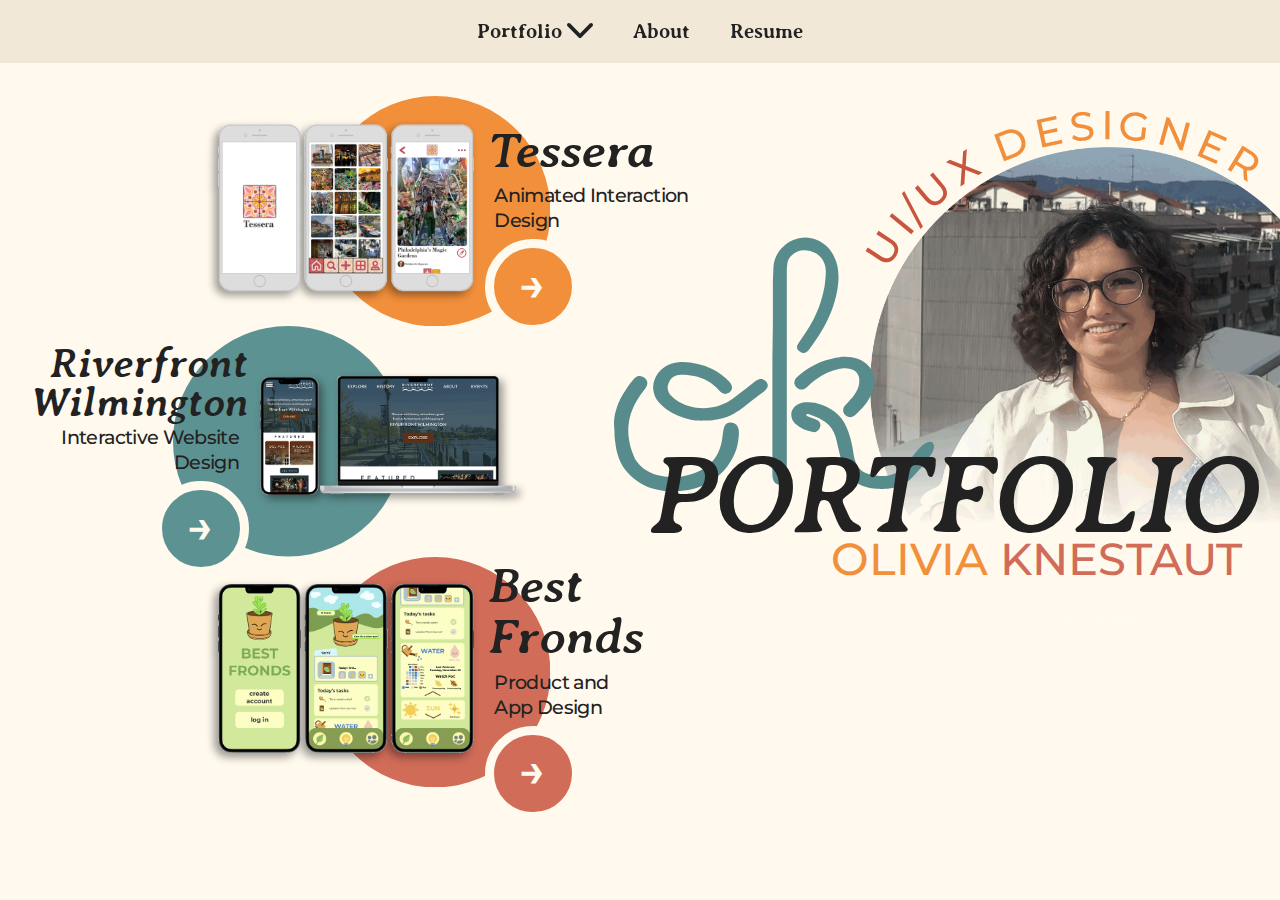
<file: index.html>
<!DOCTYPE html>
<html lang="en">
<head>
    <meta charset="UTF-8">
    <meta name="viewport" content="width=device-width, initial-scale=1.0">
    <link rel="stylesheet" href="css/styles.css" />
    <link rel="stylesheet" href="css/normalize.css" />
    <link rel="stylesheet" href="css/navigation.css" />
    <title>Olivia Knestaut Portfolio</title>
</head>
<body>

<header>
    <nav class="menu">
        <label for="tm" id="toggle-menu"><img class="drop-icon hamburger-bars" src="images/home/Hamburger-Bars.svg" alt=""></label>
        <input type="checkbox" id="tm">
        <ul class="main-menu">
            <li class="nav-link">
                <label title="Toggle Drop-down" class="drop-icon" for="sm1">
                    <img class="drop-icon up-arrow" src="images/Up-Arrow.svg" alt="">
                </label>
                <a href="index.html">Portfolio 
                    <span class="drop-icon"><img class="drop-icon up-arrow" src="images/Up-Arrow.svg" alt="Arrow to Open Dropdown"></span>
                </a>
            <input type="checkbox" id="sm1">
            <ul class="sub-menu">
                <li class="nav-link">
                    <label title="Toggle Drop-down" class="drop-icon" for="sm2">
                        <img class="drop-icon up-arrow" src="images/Up-Arrow.svg" alt="Arrow to Open Dropdown">
                    </label>
                    <a href="case-studies.html">Case Studies
                        <span class="drop-icon"><img class="drop-icon up-arrow" src="images/Up-Arrow.svg" alt="Arrow to Open Dropdown"></span>
                    </a>
                <input type="checkbox" id="sm2">
                <ul class="sub-menu sub-menu2">
                    <li class="nav-link">
                        <svg class="nav-dot grey-blue" viewBox="0 0 50 50" fill="none">
                            <circle cx="24.75" cy="24.75" r="24.75"/>
                        </svg>
                        <a href="tessera.html">Tessera</a>
                    </li>
                    <li class="nav-link nav-link-adjust">
                        <svg class="nav-dot rust-red" viewBox="0 0 50 50" fill="none">
                            <circle cx="24.75" cy="24.75" r="24.75"/>
                        </svg>
                        <a href="riverfront-wilmington.html">Riverfront<br>Wilmington</a>
                    </li>
                    <li class="nav-link">
                        <svg class="nav-dot light-orange" viewBox="0 0 50 50" fill="none">
                            <circle cx="24.75" cy="24.75" r="24.75"/>
                        </svg>
                        <a href="best-fronds.html">Best Fronds</a>
                    </li>
                </ul>
                <span class="expand-dot2 light-orange"></span>
                <span class="expand-dot-longer rust-red"></span>

                </li>
                <li class="nav-link nav-link-adjust2">
                    <svg class="nav-dot grey-blue" viewBox="0 0 50 50" fill="none">
                        <circle cx="24.75" cy="24.75" r="24.75"/>
                    </svg>
                    <a href="photography.html">Photography</a>
                </li>
                <li class="nav-link">
                    <svg class="nav-dot rust-red" viewBox="0 0 50 50" fill="none">
                        <circle cx="24.75" cy="24.75" r="24.75"/>
                    </svg>
                    <a href="design-and-media.html">Design & Media</a>
                </li>
            </ul>
            <span class="expand-dot rust-red"></span>

            </li>
            <li class="nav-link">
                <svg class="nav-dot grey-blue" viewBox="0 0 50 50" fill="none">
                    <circle cx="24.75" cy="24.75" r="24.75"/>
                </svg>
                <a href="about.html">About</a>
            </li>
            <li class="nav-link"><svg class="nav-dot light-orange" viewBox="0 0 50 50" fill="none">
                <circle cx="24.75" cy="24.75" r="24.75"/>
            </svg>
            <a href="resume.html">Resume</a>
        </li>
        </ul> 
    </nav>

</header>

<main>
    <div class="home-grid">
        <div class="home-header">
            <div class="home-header-img">
                <img class="big-logo" src="images/home/OK-Logo.svg" alt="Lowercase cursive letters O and K">
                <img class="rounded-text" src="images/home/UX-Designer-Text.svg" alt="Words UI/UX Designer, on a curve">
                <picture class="round-img">
                    <source
                    media="(min-width: 1200px)"
                    srcset="images/home/Olivia-Header-Large.png" />
    
                    <source
                    media="(min-width: 700px)"
                    srcset="images/home/Olivia-Header-Med.png" />
    
                    <img
                    src="images/home/Olivia-Header-Small.png"
                    alt="Olivia on a rooftop in Barcelona, blue dress white jacket" />
                </picture>
            </div>
            <div class="right-align">
                <h1 class="home-header-title"><i>PORTFOLIO</i></h1>
                <h4><span class="light-orange-text">OLIVIA</span> <span class="rust-red-text">KNESTAUT</span></h4>
            </div>
            
        </div>
    
        <div class="case-study-bubbles">
            <section id="case-study-1" class="home-section">
                <article class="case-study">
                    <img class="left" src="images/home/Tessera-Cover-Small.png" alt="3 mobile phones displaying screens from the Tessera app mock-up, Screen 1: Logo made of 4 talvera tiles, Screen 2: Grid of images on home page, Screen 3: Opened tile page">
                    <div class="left-align">
                        <h2 class="home-project-title">Tessera</h2>
                        <p class="snippit">Animated Interaction Design</p>
                        <a class="button arrow-button light-orange" href="tessera.html">→</a>
                    </div>
                </article>
                <svg class="big-circle" viewBox="0 0 205 205" fill="none">
                    <circle class="light-orange" cx="102.5" cy="102.5" r="102.5" fill="#5D9292"/>
                </svg>
            </section>
            
            
            <section id="case-study-2" class="home-section">
                <article class="case-study">
                    <div class="right-align">
                        <h2 class="home-project-title">Riverfront Wilmington</h2>
                        <p class="snippit">Interactive Website Design</p>
                        <a class="button arrow-button grey-blue" href="riverfront-wilmington.html">→</a>
                    </div>
                    <img  class="right" src="images/home/Riverfront-Wilm-Cover-Small.png" alt="Mobile phone and laptop displaying screens from the Riverfront Wilmington website redesign, Both phone and laptop show upper home page">
                </article>
                <svg class="big-circle" viewBox="0 0 205 205" fill="none">
                    <circle class="grey-blue" cx="102.5" cy="102.5" r="102.5" fill="#5D9292"/>
                </svg>
            </section>
            
        
            <section id="case-study-3" class="home-section">
                <article class="case-study">
                    <img class="left" src="images/home/Best-Fronds-Cover-Small.png" alt="3 mobile phones displaying screens from the Best Fronds app mock-up, Screen 1: Login screen, Screen 2: Home screen, Screen 3: Home screen scrolled down">
                    <div class="left-align">
                        <h2 class="home-project-title">Best Fronds</h2>
                        <p class="snippit">Product and <br>App Design</p>
                        <a class="button arrow-button rust-red" href="best-fronds.html">→</a>
                    </div>
                </article>
                <svg class="big-circle" viewBox="0 0 205 205" fill="none">
                    <circle class="rust-red" cx="102.5" cy="102.5" r="102.5" fill="#5D9292"/>
                </svg>
            </section>
            
        </div>
    </div>
    
    

</main>
<footer>

</footer>

</body>
</html>
</file>
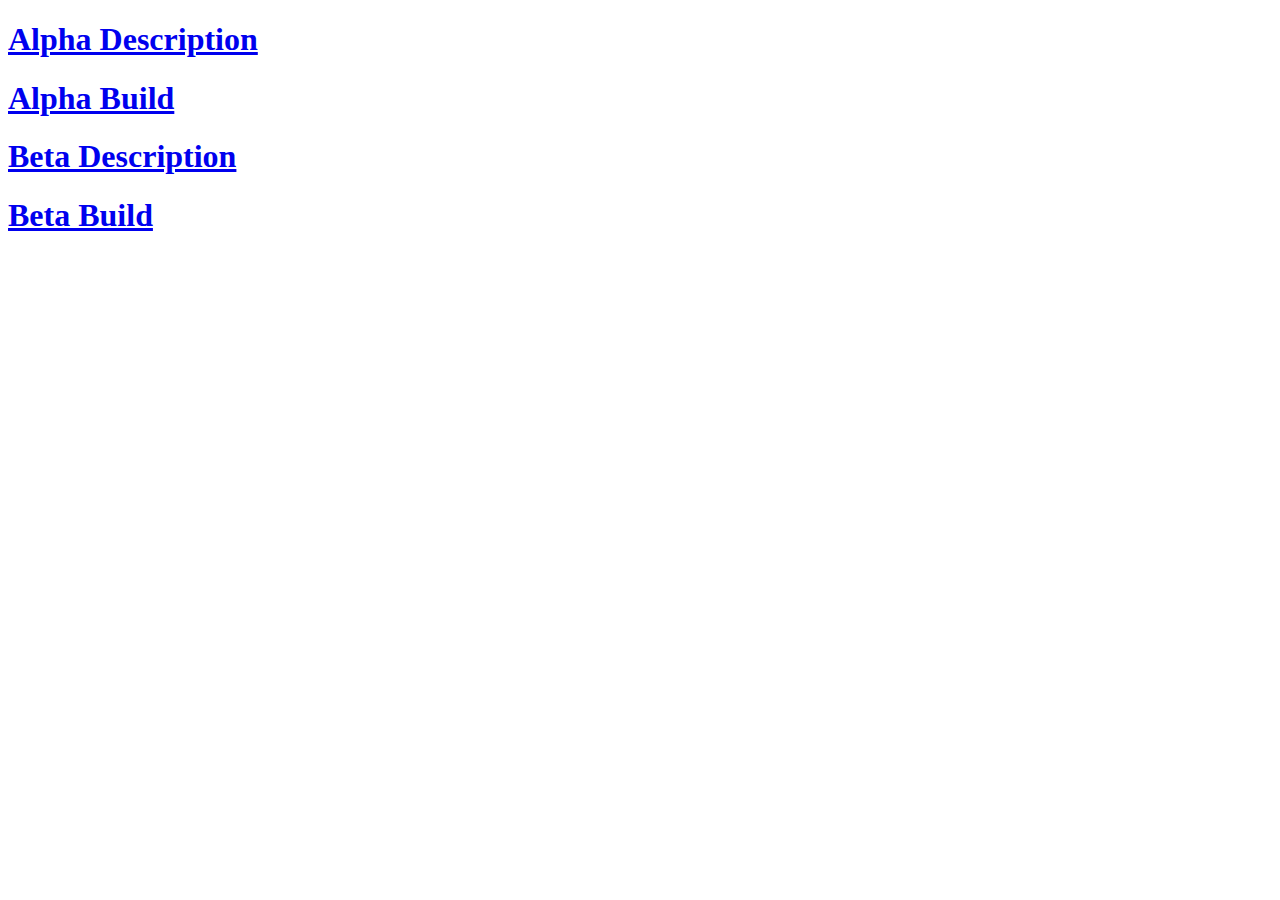
<file: idm241/index.html>
<!DOCTYPE html>
<html lang="en">
<head>
    <meta charset="UTF-8">
    <meta name="viewport" content="width=device-width, initial-scale=1.0">
    <title>IDM-241</title>
</head>
<body>
    <h1><a href="alpha.html">Alpha Description</a></h1>
    <h1><a href="alpha/build.html">Alpha Build</a></h1>
    <h1><a href="beta.html">Beta Description</a></h1>
    <h1><a href="beta/build.html">Beta Build</a></h1>

</body>
</html>
</file>
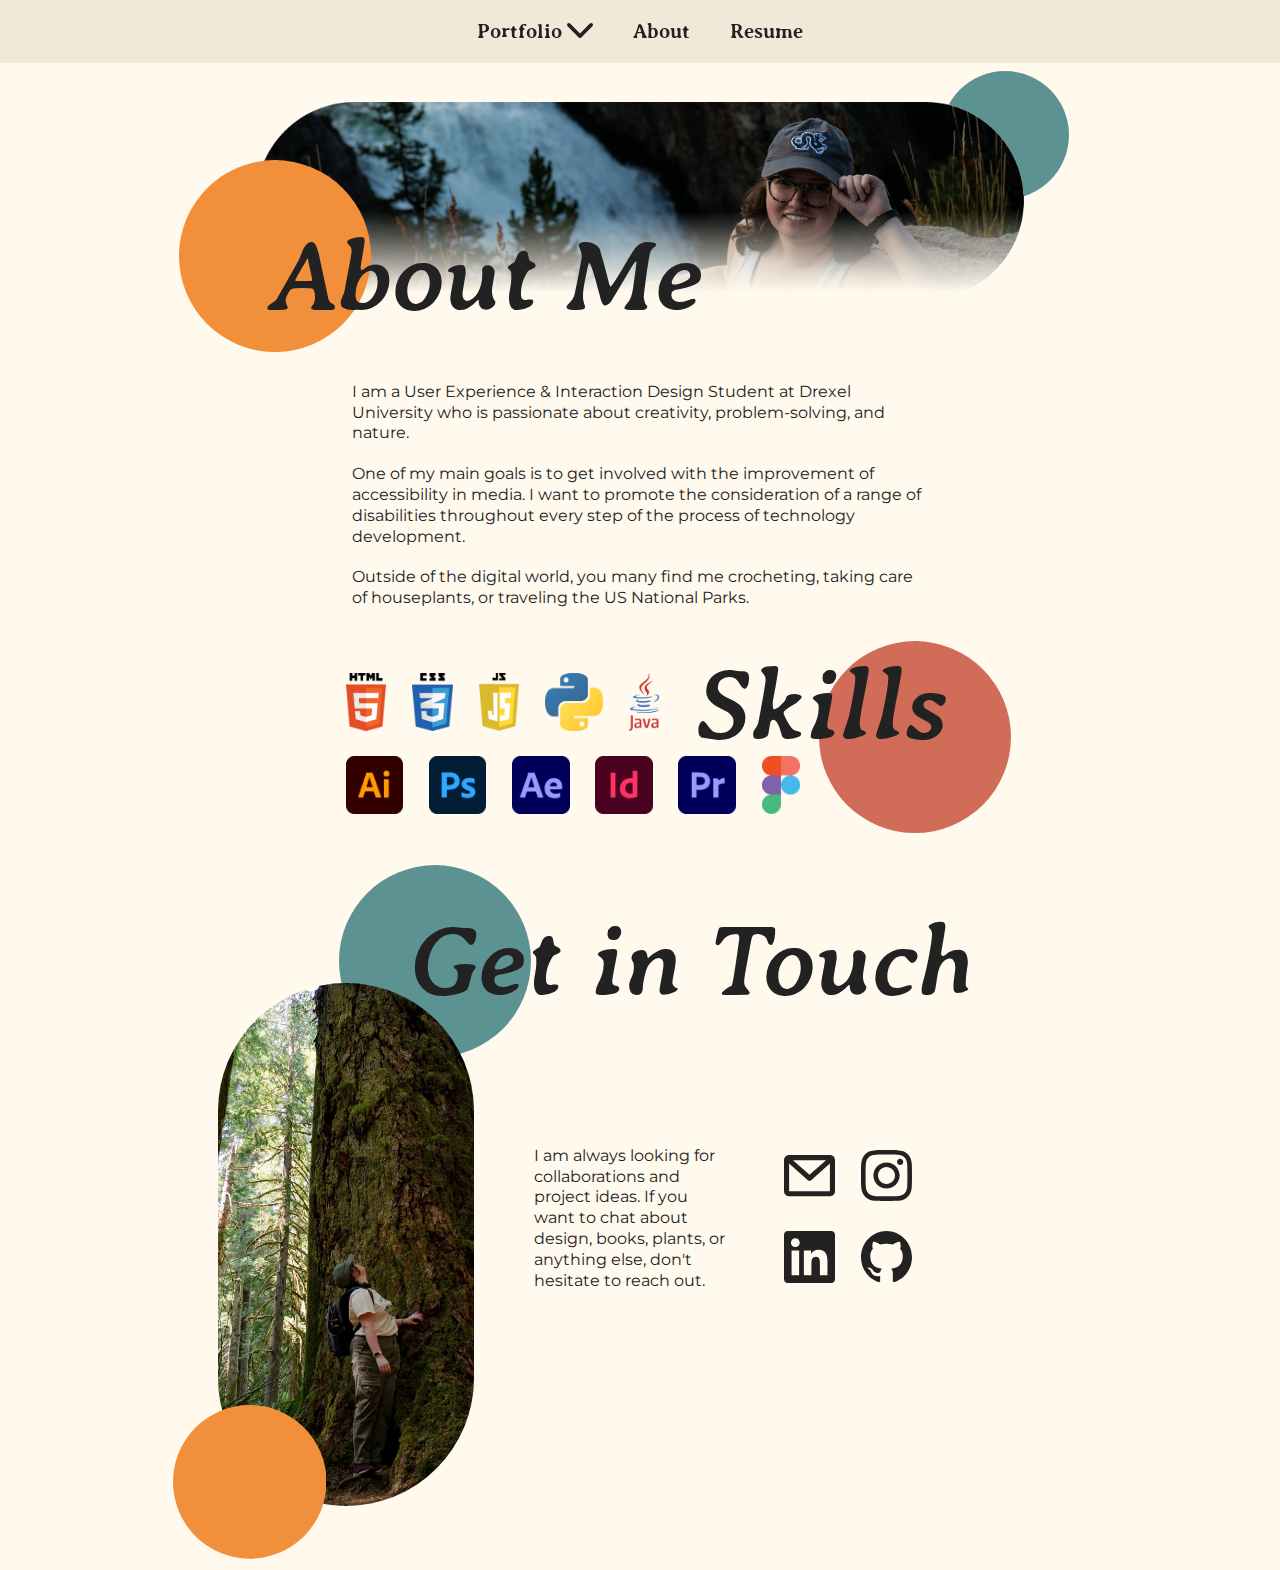
<file: about.html>
<!DOCTYPE html>
<html lang="en">
<head>
    <meta charset="UTF-8">
    <meta name="viewport" content="width=device-width, initial-scale=1.0">
    <link rel="stylesheet" href="css/styles.css" />
    <link rel="stylesheet" href="css/normalize.css" />
    <link rel="stylesheet" href="css/navigation.css" />
    <title>About Me</title>
</head>
<body>
    <header>
        
        <nav class="menu">
            <label for="tm" id="toggle-menu"><img class="drop-icon hamburger-bars" src="images/home/Hamburger-Bars.svg" alt=""></label>
            <input type="checkbox" id="tm">
            <ul class="main-menu">
                <li class="nav-link">
                    <label title="Toggle Drop-down" class="drop-icon" for="sm1">
                        <img class="drop-icon up-arrow" src="images/Up-Arrow.svg" alt="">
                    </label>
                    <a href="index.html">Portfolio 
                        <span class="drop-icon"><img class="drop-icon up-arrow" src="images/Up-Arrow.svg" alt="Arrow to Open Dropdown"></span>
                    </a>
                <input type="checkbox" id="sm1">
                <ul class="sub-menu">
                    <li class="nav-link">
                        <label title="Toggle Drop-down" class="drop-icon" for="sm2">
                            <img class="drop-icon up-arrow" src="images/Up-Arrow.svg" alt="Arrow to Open Dropdown">
                        </label>
                        <a href="case-studies.html">Case Studies
                            <span class="drop-icon"><img class="drop-icon up-arrow" src="images/Up-Arrow.svg" alt="Arrow to Open Dropdown"></span>
                        </a>
                    <input type="checkbox" id="sm2">
                    <ul class="sub-menu sub-menu2">
                        <li class="nav-link">
                            <svg class="nav-dot grey-blue" viewBox="0 0 50 50" fill="none">
                                <circle cx="24.75" cy="24.75" r="24.75"/>
                            </svg>
                            <a href="tessera.html">Tessera</a>
                        </li>
                        <li class="nav-link nav-link-adjust">
                            <svg class="nav-dot rust-red" viewBox="0 0 50 50" fill="none">
                                <circle cx="24.75" cy="24.75" r="24.75"/>
                            </svg>
                            <a href="riverfront-wilmington.html">Riverfront<br>Wilmington</a>
                        </li>
                        <li class="nav-link">
                            <svg class="nav-dot light-orange" viewBox="0 0 50 50" fill="none">
                                <circle cx="24.75" cy="24.75" r="24.75"/>
                            </svg>
                            <a href="best-fronds.html">Best Fronds</a>
                        </li>
                    </ul>
                    <span class="expand-dot2 light-orange"></span>
                    <span class="expand-dot-longer rust-red"></span>
    
                    </li>
                    <li class="nav-link nav-link-adjust2">
                        <svg class="nav-dot grey-blue" viewBox="0 0 50 50" fill="none">
                            <circle cx="24.75" cy="24.75" r="24.75"/>
                        </svg>
                        <a href="photography.html">Photography</a>
                    </li>
                    <li class="nav-link">
                        <svg class="nav-dot rust-red" viewBox="0 0 50 50" fill="none">
                            <circle cx="24.75" cy="24.75" r="24.75"/>
                        </svg>
                        <a href="design-and-media.html">Design & Media</a>
                    </li>
                </ul>
                <span class="expand-dot rust-red"></span>
    
                </li>
                <li class="nav-link">
                    <svg class="nav-dot grey-blue" viewBox="0 0 50 50" fill="none">
                        <circle cx="24.75" cy="24.75" r="24.75"/>
                    </svg>
                    <a href="about.html">About</a>
                </li>
                <li class="nav-link"><svg class="nav-dot light-orange" viewBox="0 0 50 50" fill="none">
                    <circle cx="24.75" cy="24.75" r="24.75"/>
                </svg>
                <a href="resume.html">Resume</a>
            </li>
            </ul> 
        </nav>

        <div class="common-header">
            <picture class="common-header">
                <source
                media="(min-width: 1000px)"
                srcset="images/about/About-Banner-Large.png" />

                <source
                media="(min-width: 700px)"
                srcset="images/about/About-Banner-Med.png" />

                <img
                src="images/about/About-Banner-Small.png"
                alt="Olivia in a Drexel hat in front of a waterfall" />
            </picture>
            <svg class="left-dot-full" viewBox="0 0 239 240" fill="none">
                <circle class="light-orange" cx="119.47" cy="119.594" r="119.47"/>
            </svg>
            <svg class="right-dot-full" viewBox="0 0 239 240" fill="none">
                <circle class="grey-blue" cx="119.47" cy="119.594" r="119.47"/>
            </svg>

            <div class="page-title">
                <h2>About Me</h2>
                <img class="black-to-grey-blue left-dot" src="images/Edge-Circle.svg" alt="">
                <img class="black-to-light-orange" src="images/Edge-Circle.svg" alt="">
            </div>
        </div>

    </header>

    <main>
        <section id="about-info">
            <p>
                I am a User Experience & Interaction Design Student at Drexel University who is passionate about creativity, problem-solving, and nature.
            </p>
            <p>
                One of my main goals is to get involved with the improvement of accessibility in media. I want to promote the consideration of a range of disabilities throughout every step of the process of technology development. 
            </p>
            <p>
                Outside of the digital world, you many find me crocheting, taking care of houseplants, or traveling the US National Parks.
            </p>
        </section>

        <section id="skill-icons">
            <div class="skill-title">
                <h2 class="right-title">Skills</h2>
                <img class="black-to-rust-red skill-dot" src="images/Edge-Circle.svg" alt="red dot on the right edge of the page">
                <svg class="left-dot-full skill-dot-2" viewBox="0 0 239 240" fill="none">
                    <circle class="rust-red" cx="119.47" cy="119.594" r="119.47"/>
                </svg>
            </div>
            <div class="skill-icons">
                <img src="images/icons/HTML-Icon.png" alt="HTML 5 Logo">
                <img src="images/icons/CSS-Icon.png" alt="CSS 3 Logo">
                <img src="images/icons/JS-Icon.png" alt="JavaScript Logo">
                <img src="images/icons/Python-Icon.png" alt="Python Logo">
                <img src="images/icons/Java-Icon.png" alt="Java Logo">
            </div>
            <div class="skill-icons">
                <img src="images/icons/Illustrator-Icon.png" alt="Adobe Illustrator Logo">
                <img src="images/icons/Photoshop-Icon.png" alt="Adobe Photoshop Logo">
                <img src="images/icons/AfterEffects-Icon.png" alt="Adobe AfterEffects Logo">
                <img src="images/icons/InDesign-Icon.png" alt="Adobe Indesign Logo">
                <img src="images/icons/Premiere-Icon.png" alt="Adobe Premiere Pro Logo">
                <img src="images/icons/Figma-Icon.png" alt="Figma Logo">
            </div>
        </section>

        <section id="in-touch">
            <div class="in-touch">
                <div class="page-title">
                    <h2>Get in Touch</h2>
                    <img class="black-to-grey-blue in-touch-dot" src="images/Edge-Circle.svg" alt="blue dot at the left edge of the page">
                    <svg class="left-dot-full in-touch-dot-2" viewBox="0 0 239 240" fill="none">
                        <circle class="grey-blue" cx="119.47" cy="119.594" r="119.47"/>
                    </svg>
                </div>
            </div>
            <div class="in-touch-section">
                <picture class="vert-img">
                    <source
                    media="(min-width: 1200px)"
                    srcset="images/about/Olympic-NP-Large.jpg" />
    
                    <source
                    media="(min-width: 670px)"
                    srcset="images/about/Olympic-NP-Med.jpg" />
    
                    <img
                    src="images/about/Olympic-NP-Small.jpg"
                    alt="Olivia looking up at a massive old growth tree in a rainforst at Olympic Naional Park" />
                </picture>
                <div class="tablet-flex">
                    <p>
                        I am always looking for collaborations and project ideas. If you want to chat about design, books, plants, or anything else, don't hesitate to reach out.
                    </p>
                    <div>
                        <div class="social-icons">
                            <a href="mailto:olivia.knestaut@gmail.com" target="_blank"><img src="images/about/Mail-Icon.svg" alt="Email envelope symbol"></a>
                            <a href="https://www.instagram.com/ollywhelmed/" target="_blank"><img src="images/about/Insta-Icon.svg" alt="Instagram camera symbol"></a>
                        </div>
                        <div class="social-icons">
                            <a href="https://www.linkedin.com/in/oliviaknestaut/" target="_blank"><img src="images/about/LinkedIn-Icon.svg" alt="LinkedIn symbol"></a>
                            <a href="https://github.com/OliviaKnestaut" target="_blank"><img src="images/about/GitHub-Icon.svg" alt="Github symbol"></a>
                        </div>
                    </div>
                </div>
                <img class="black-to-light-orange about-dot" src="images/Edge-Circle.svg" alt="orange dot at the left edge of the page">
                <svg class="left-dot-full lower-in-touch-dot" viewBox="0 0 239 240" fill="none">
                    <circle class="light-orange" cx="119.47" cy="119.594" r="119.47"/>
                </svg>
            </div>
        </section>

    </main>
    <footer>

    </footer>
</body>
</html>
</file>
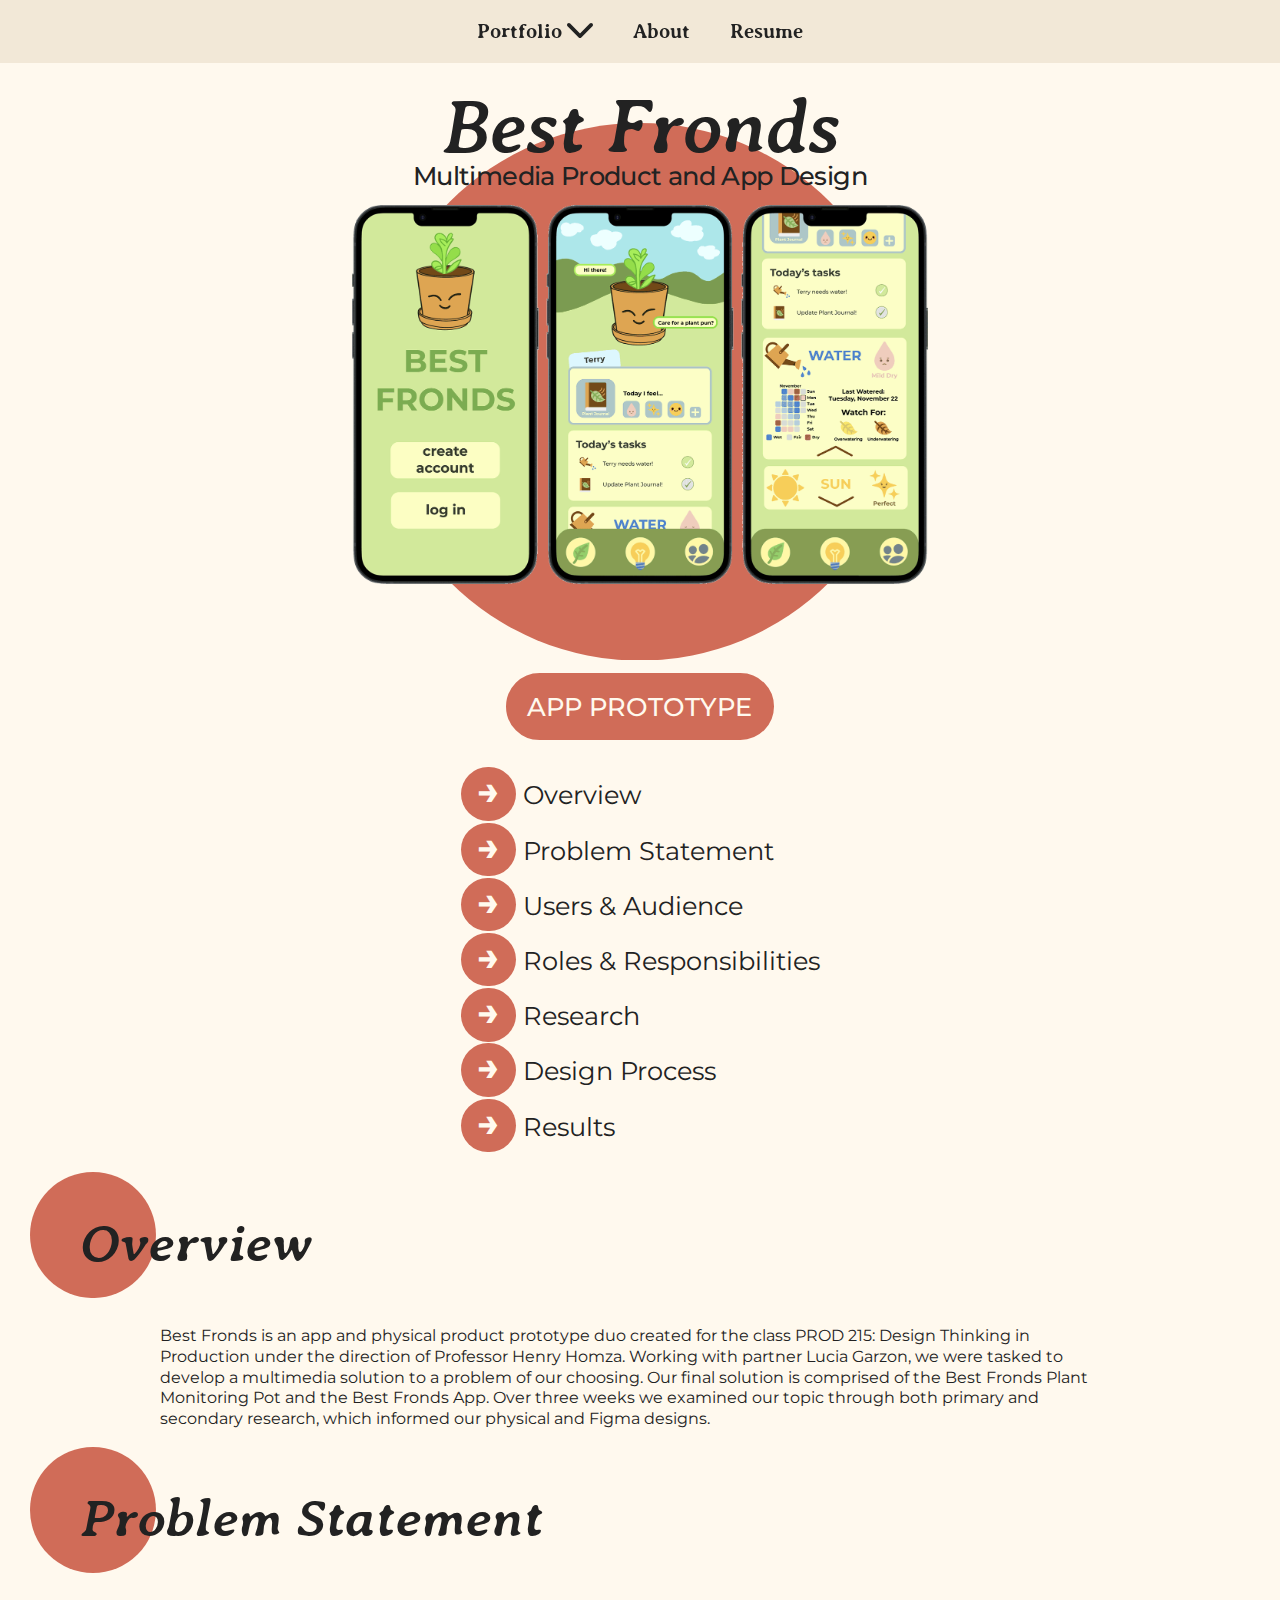
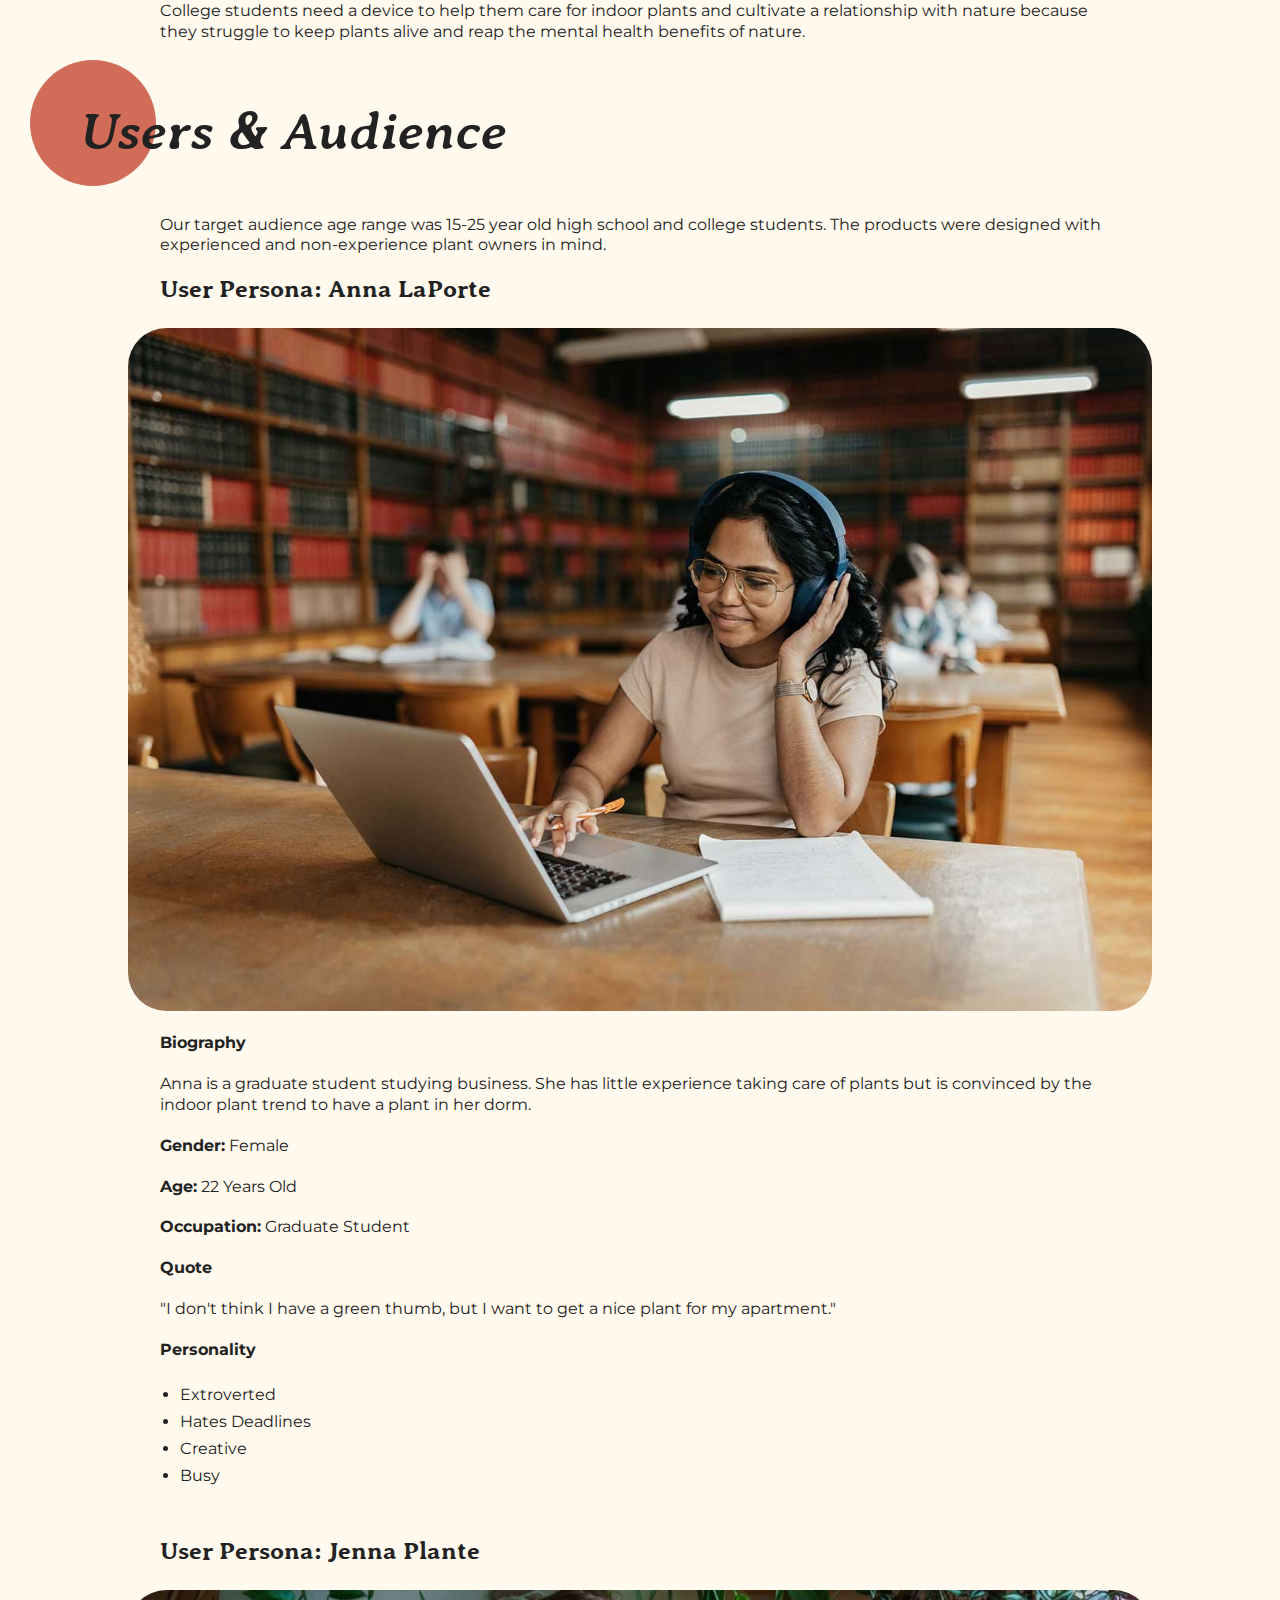
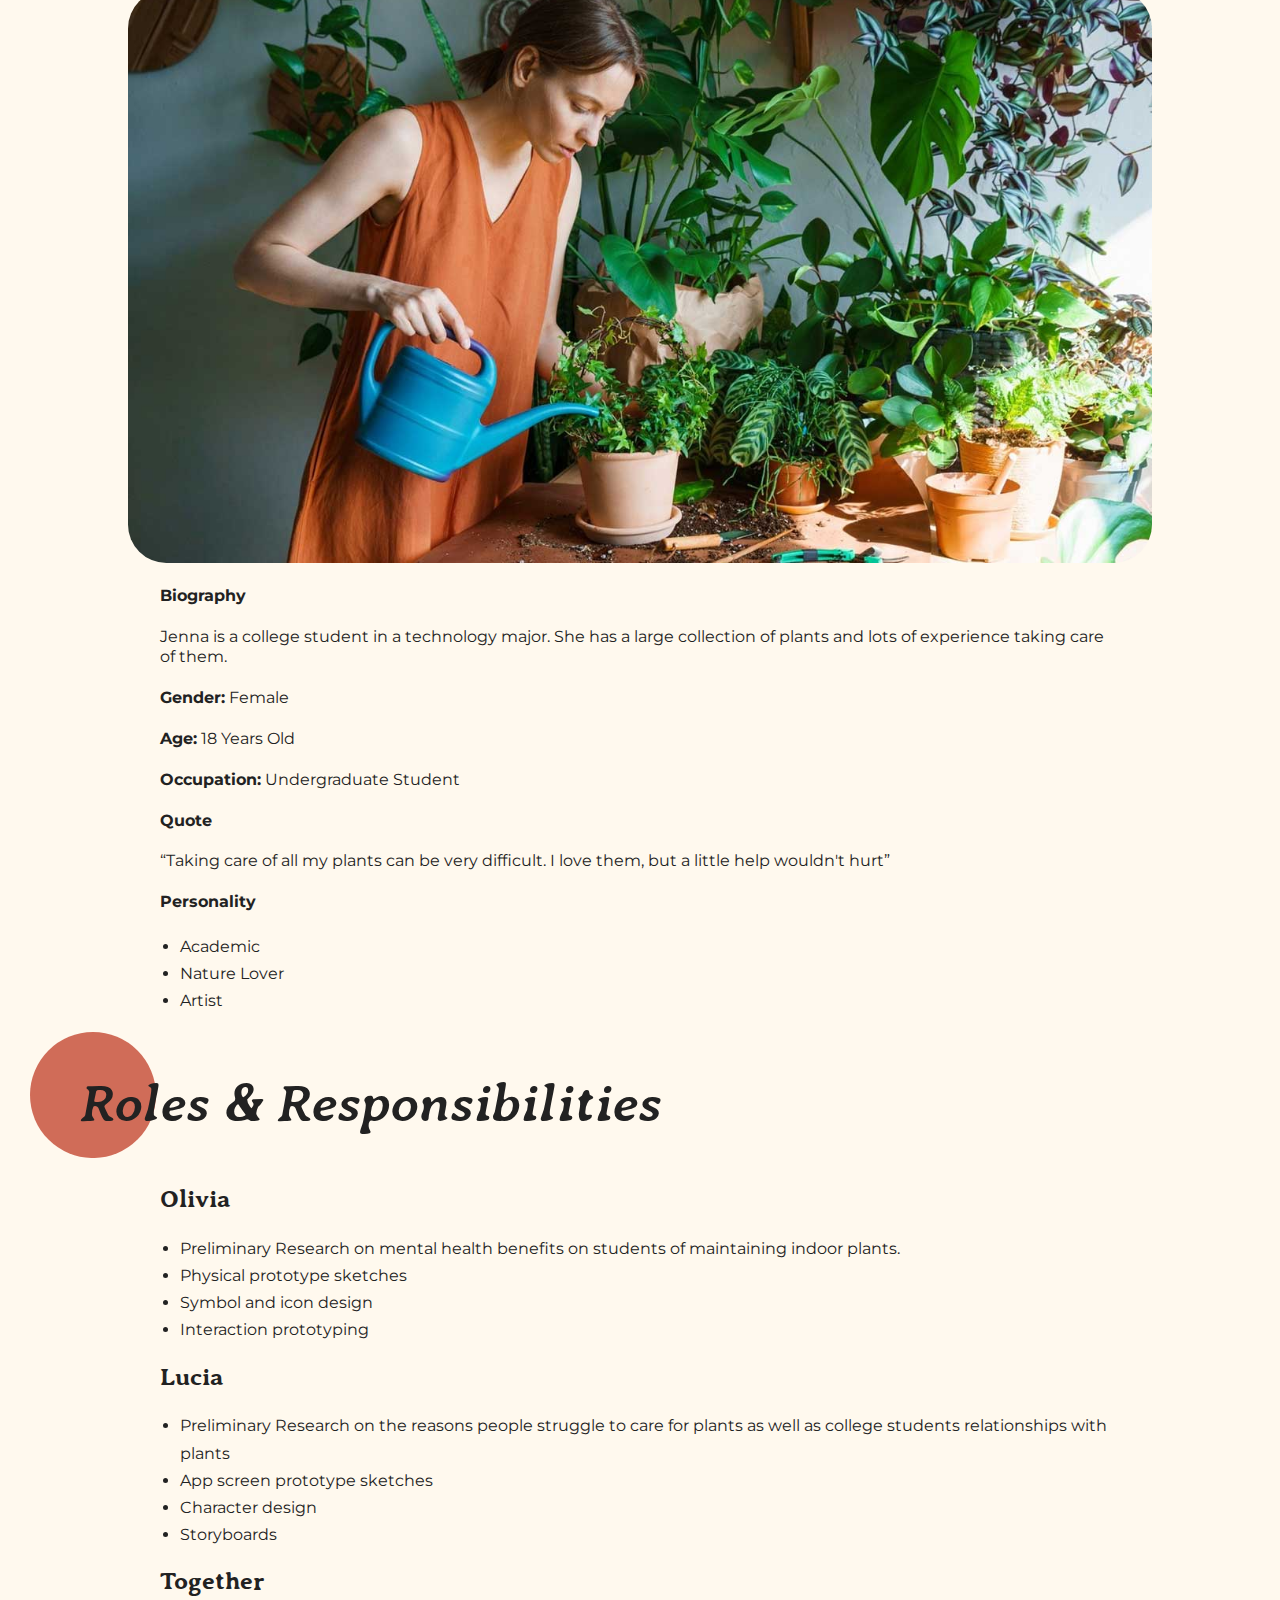
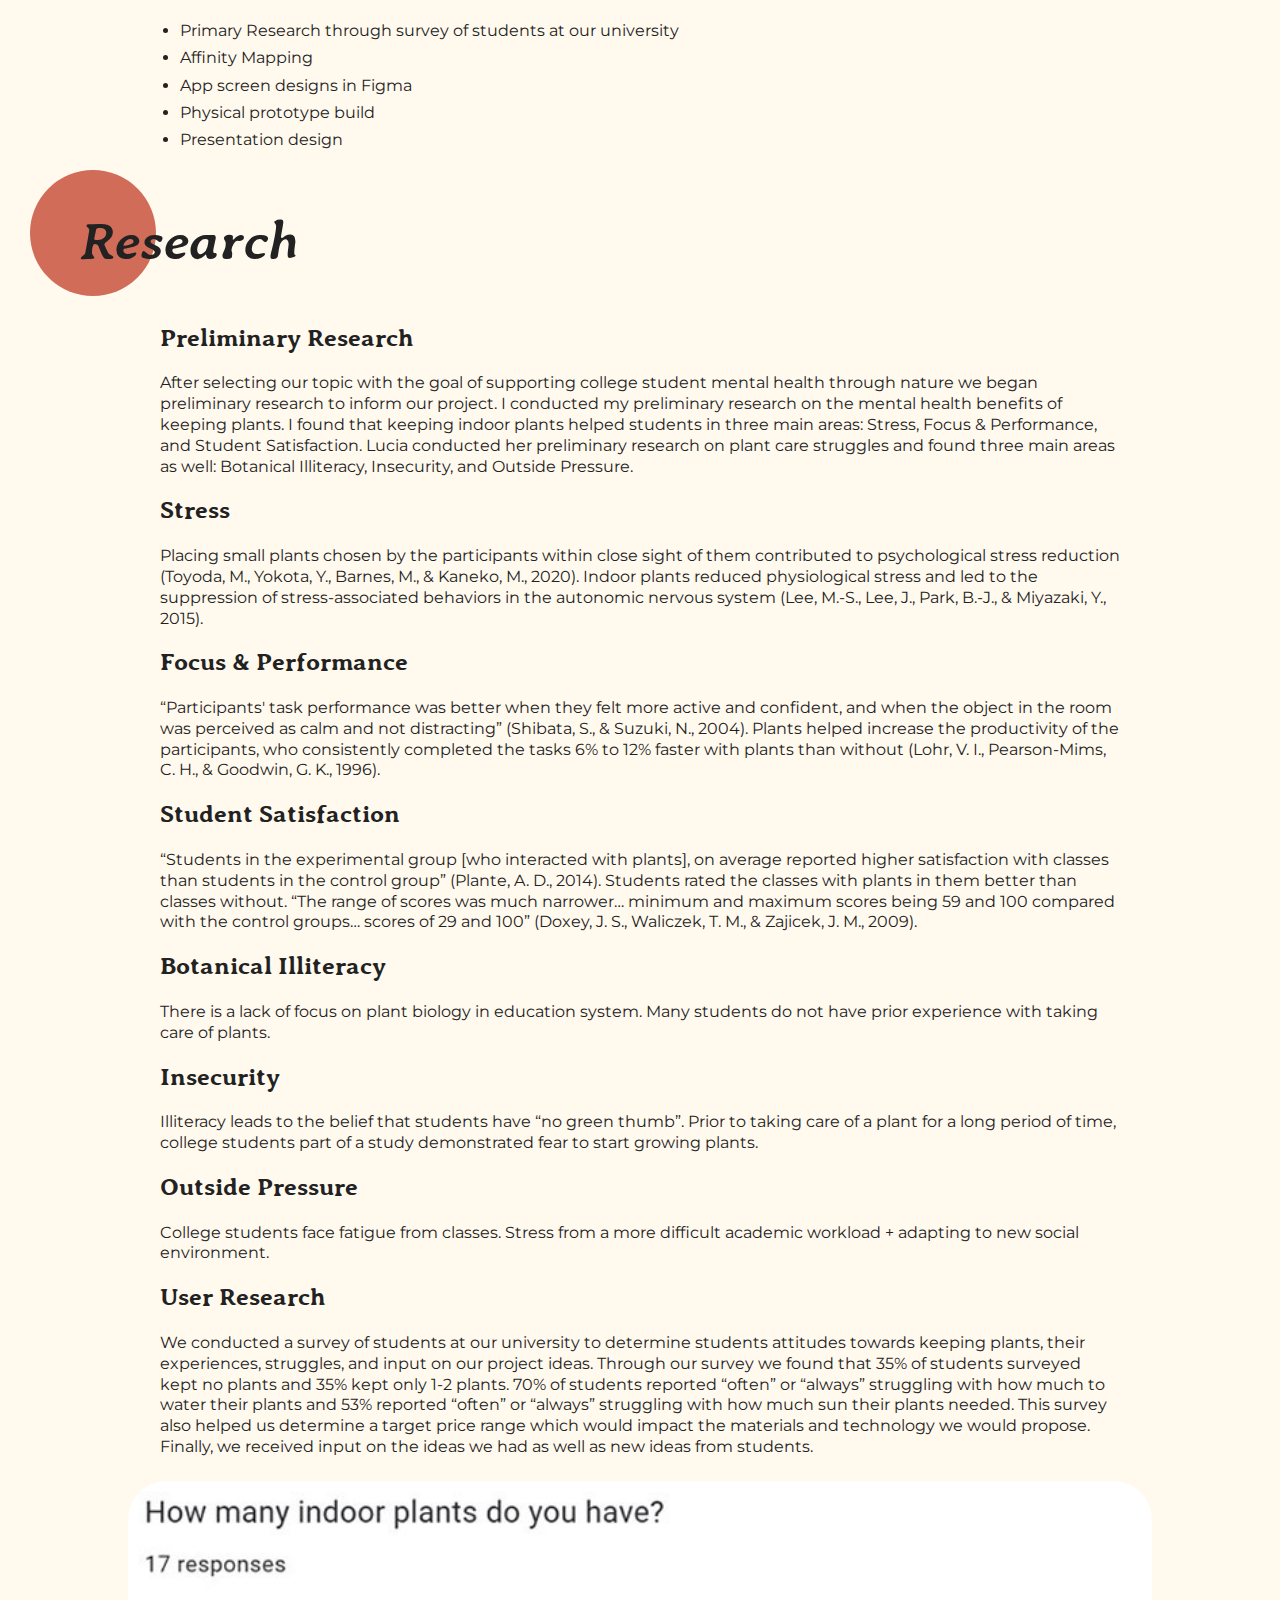
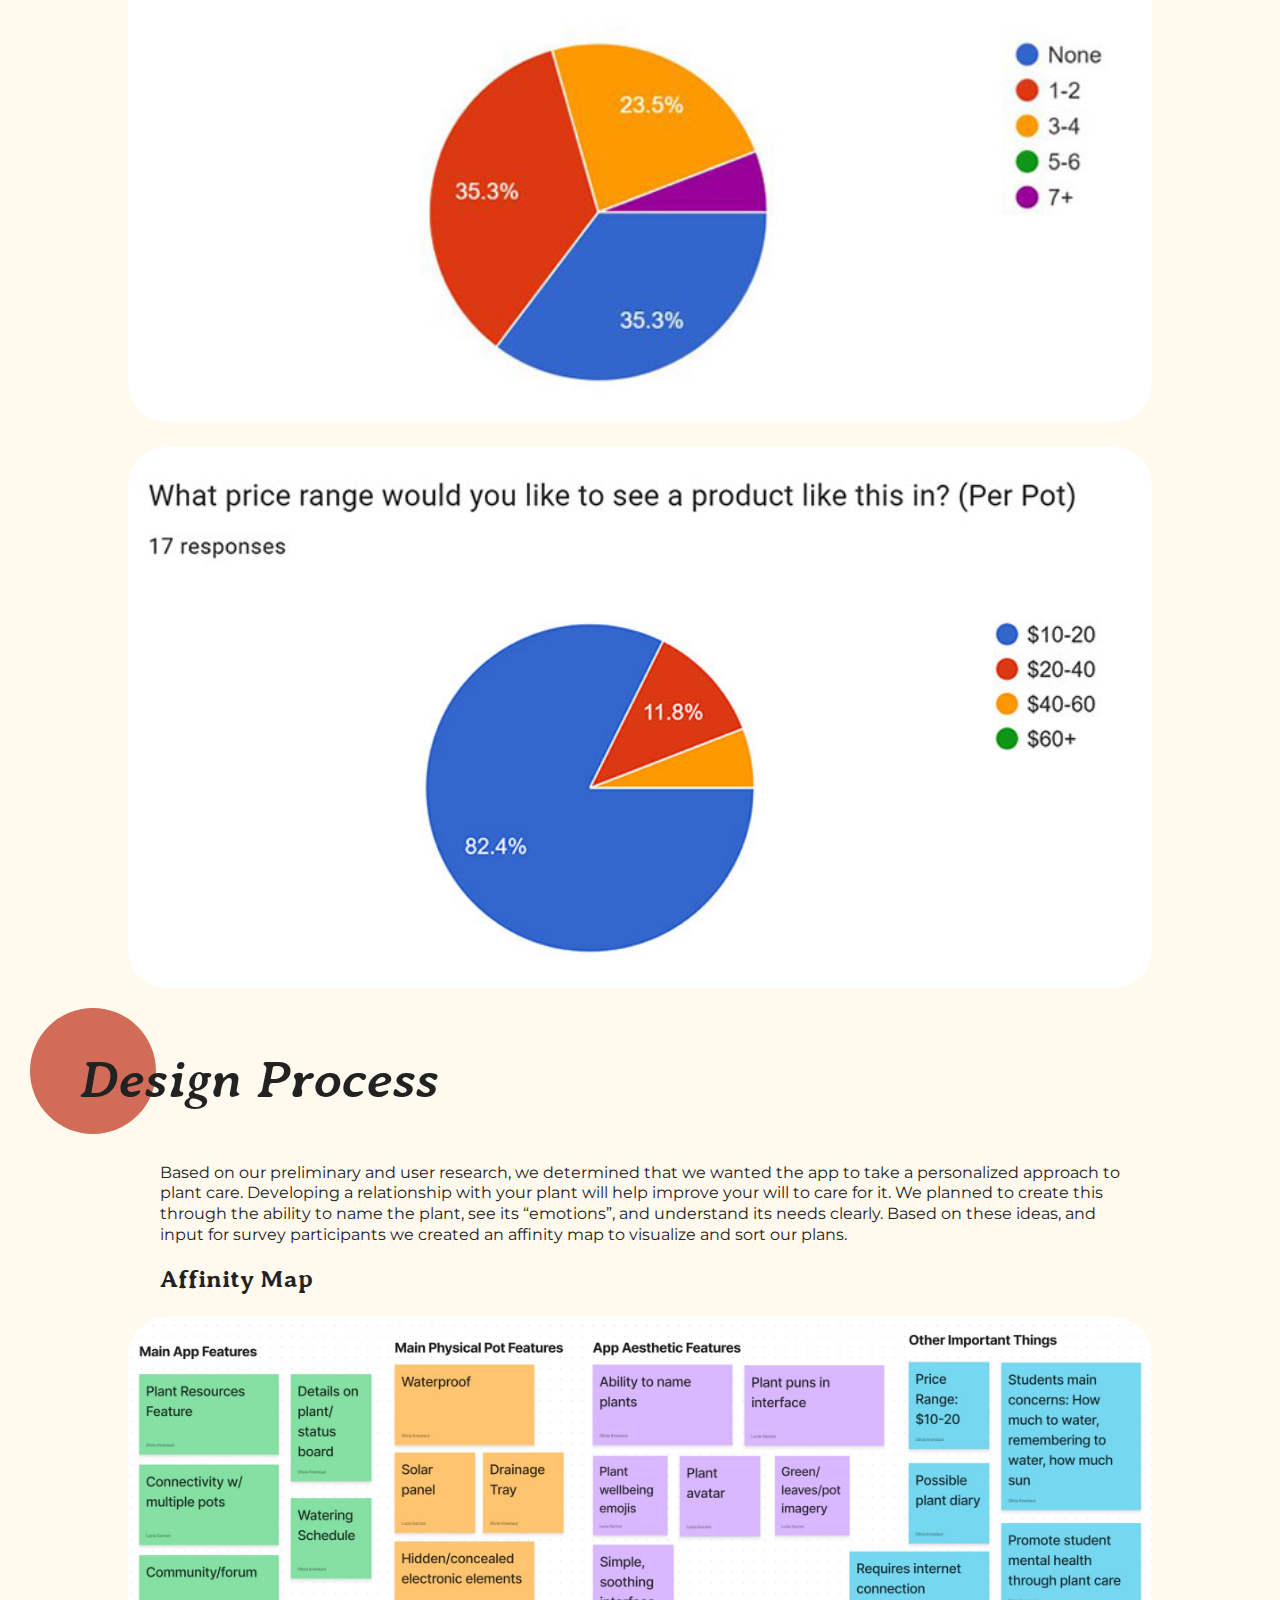
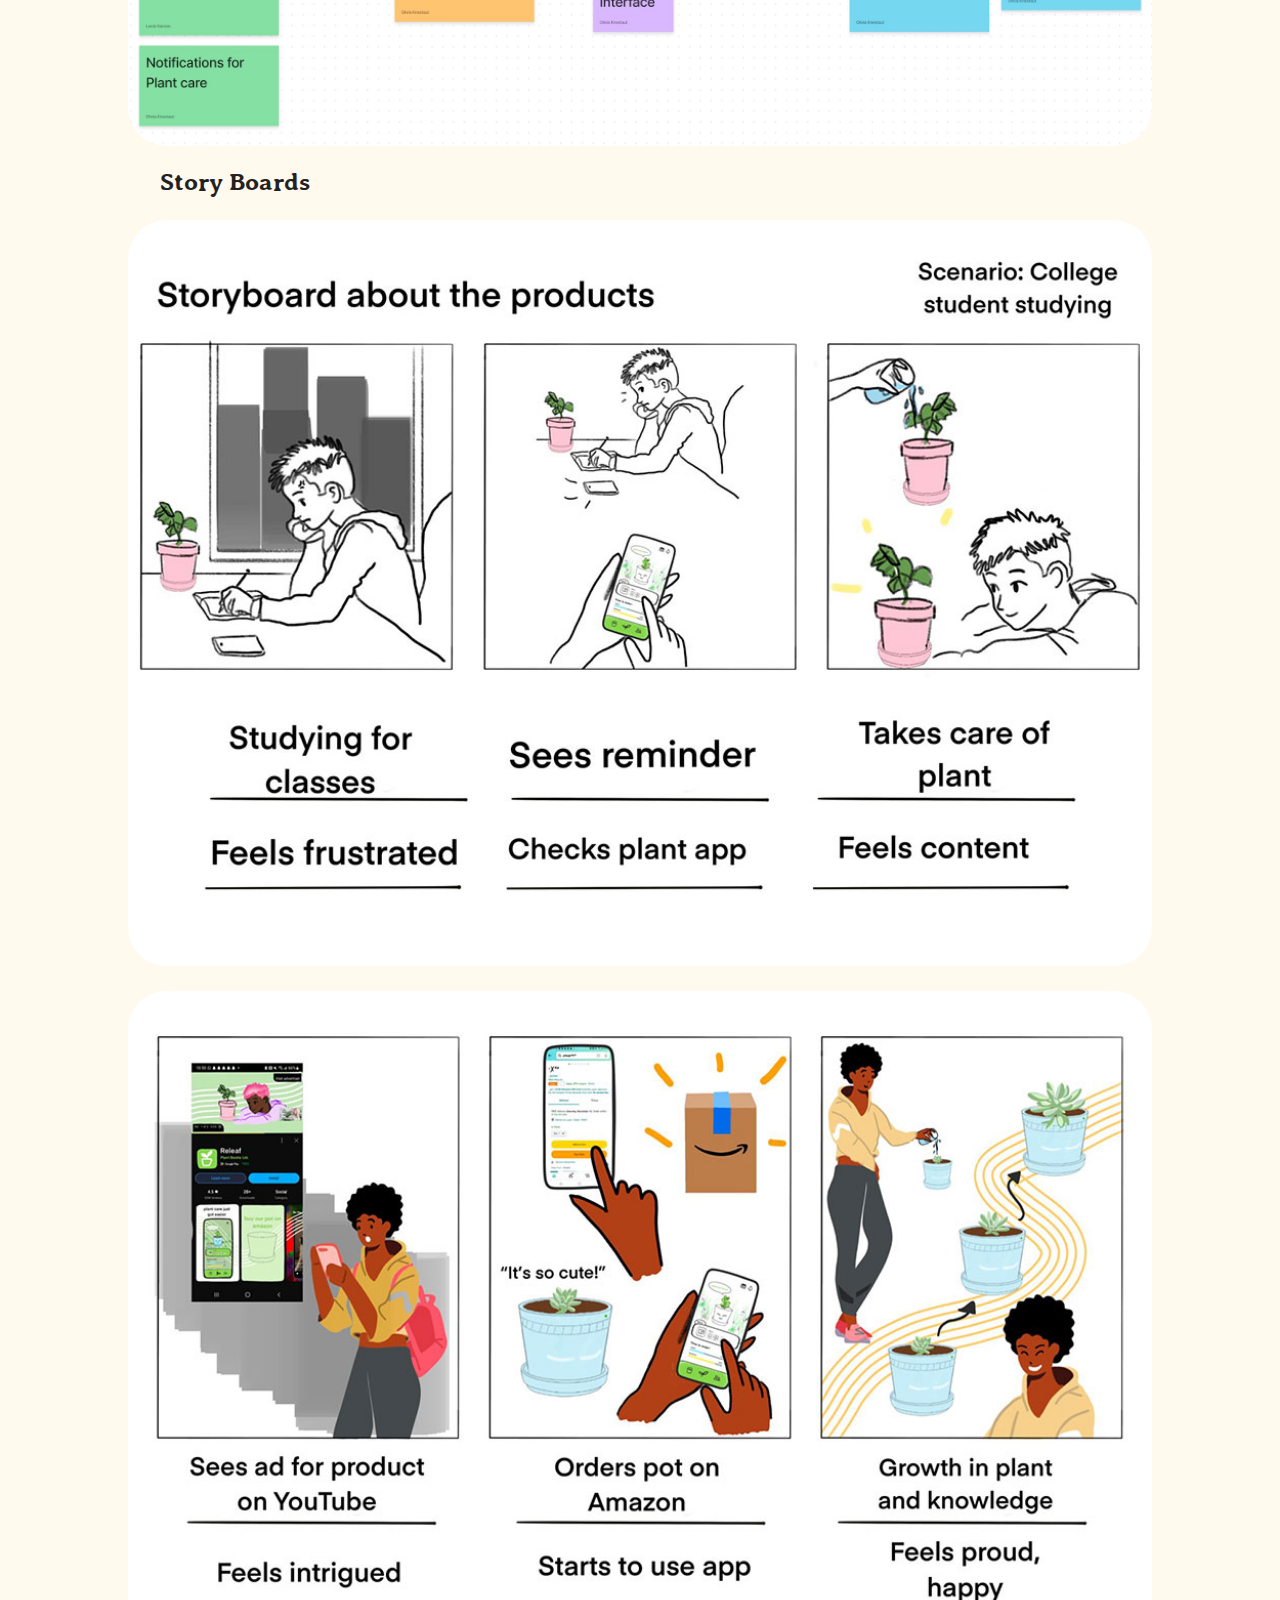
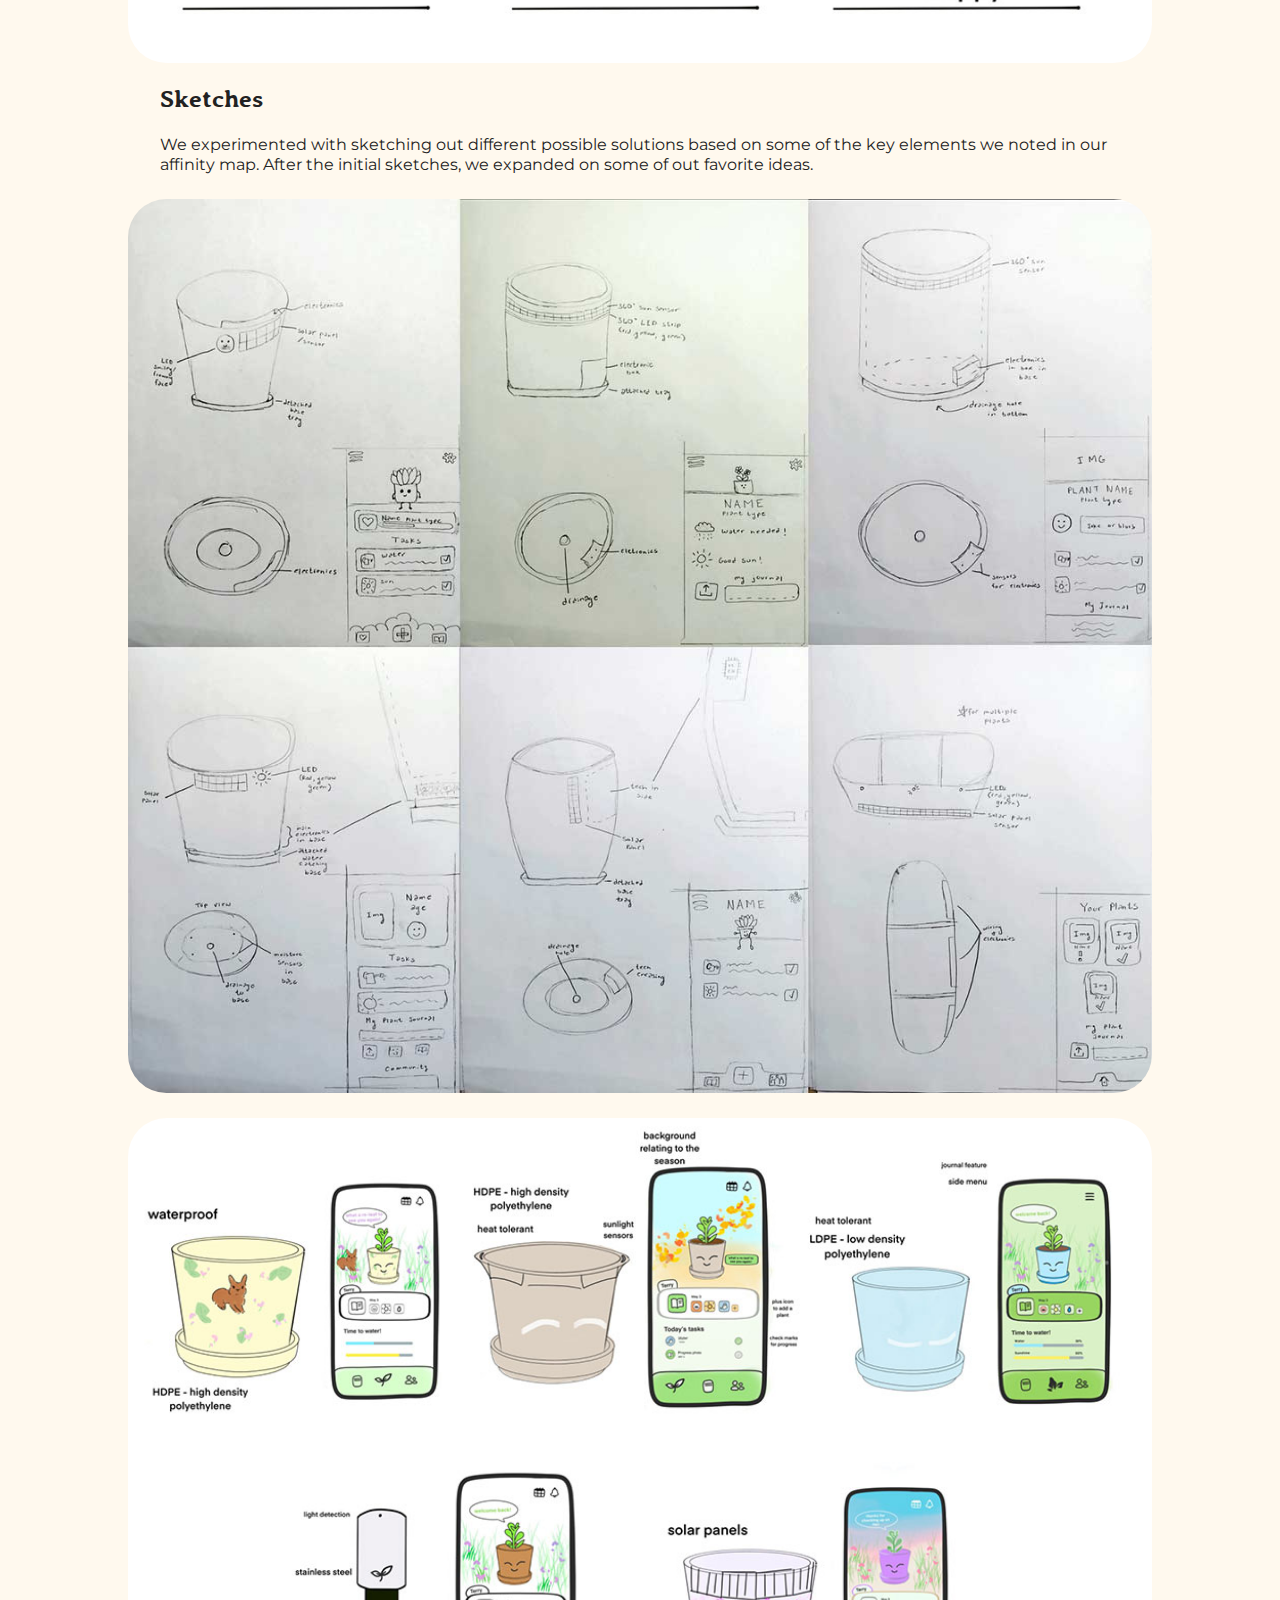
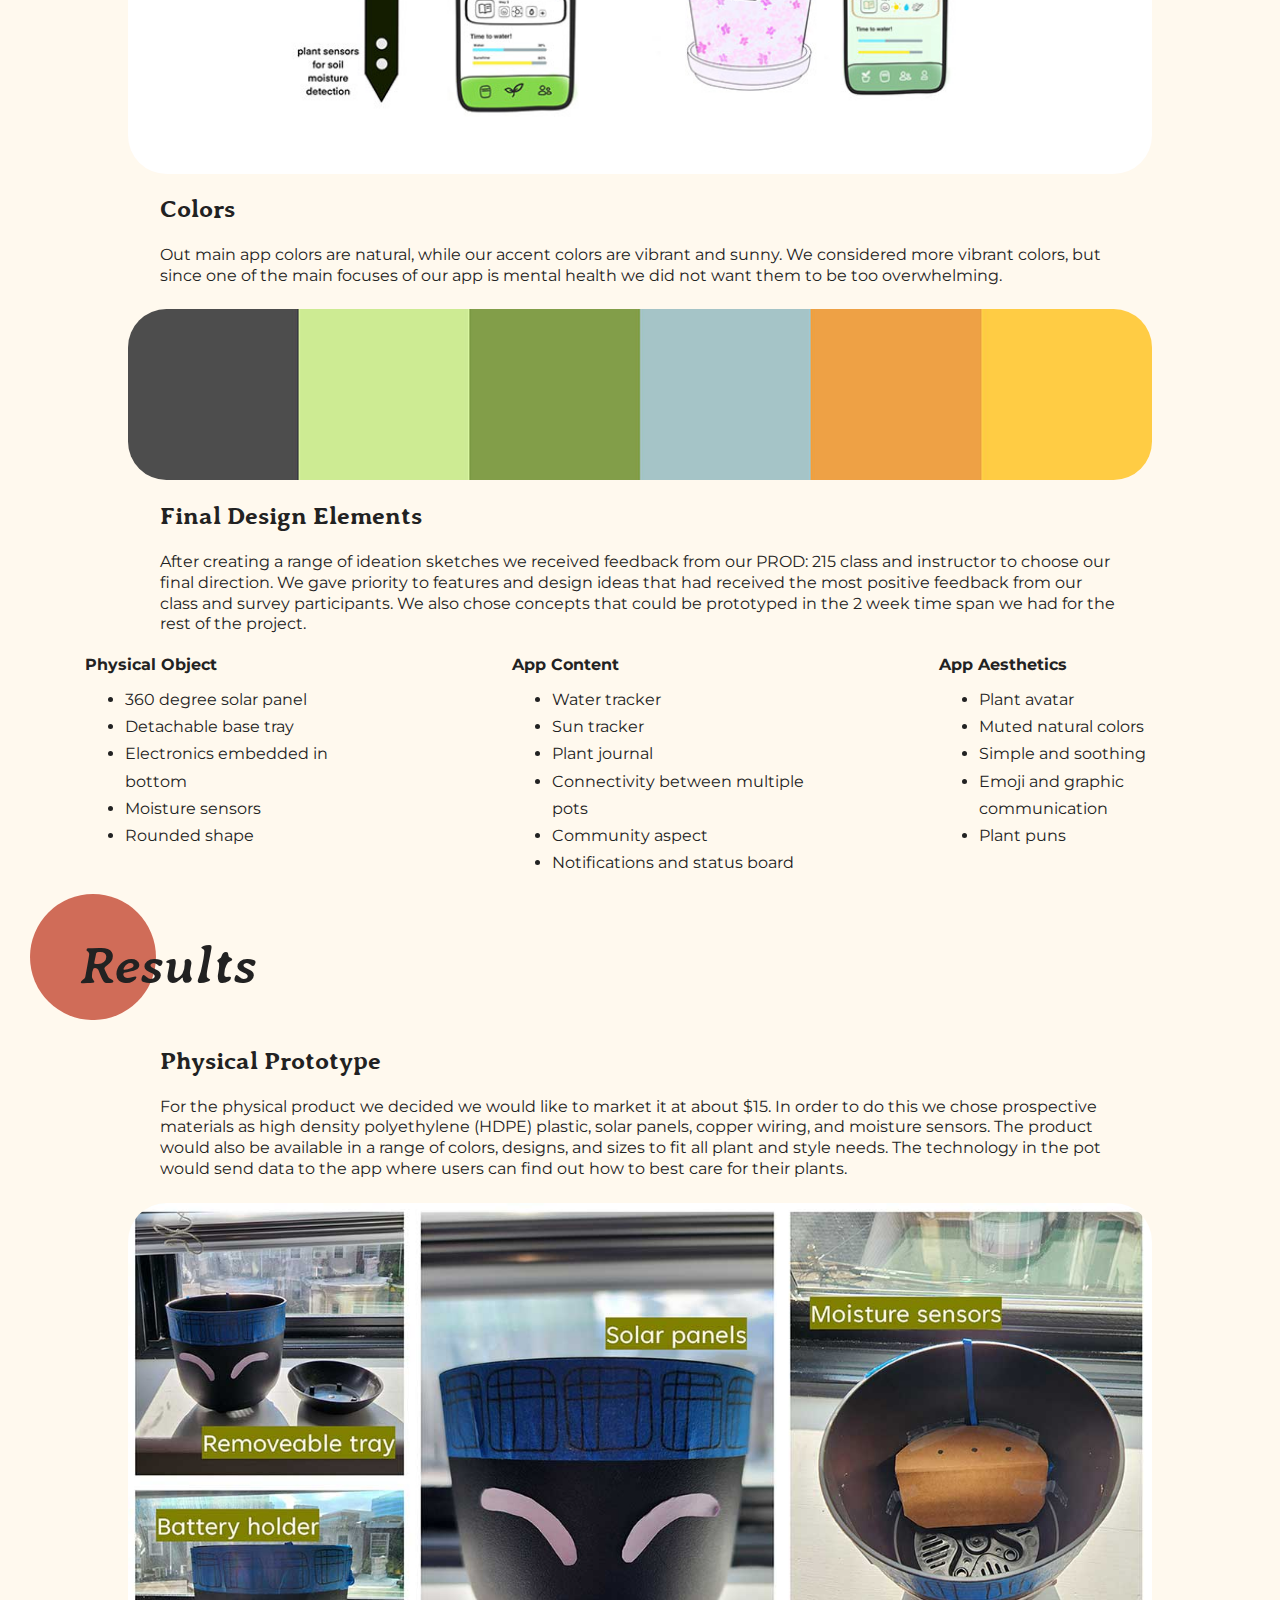
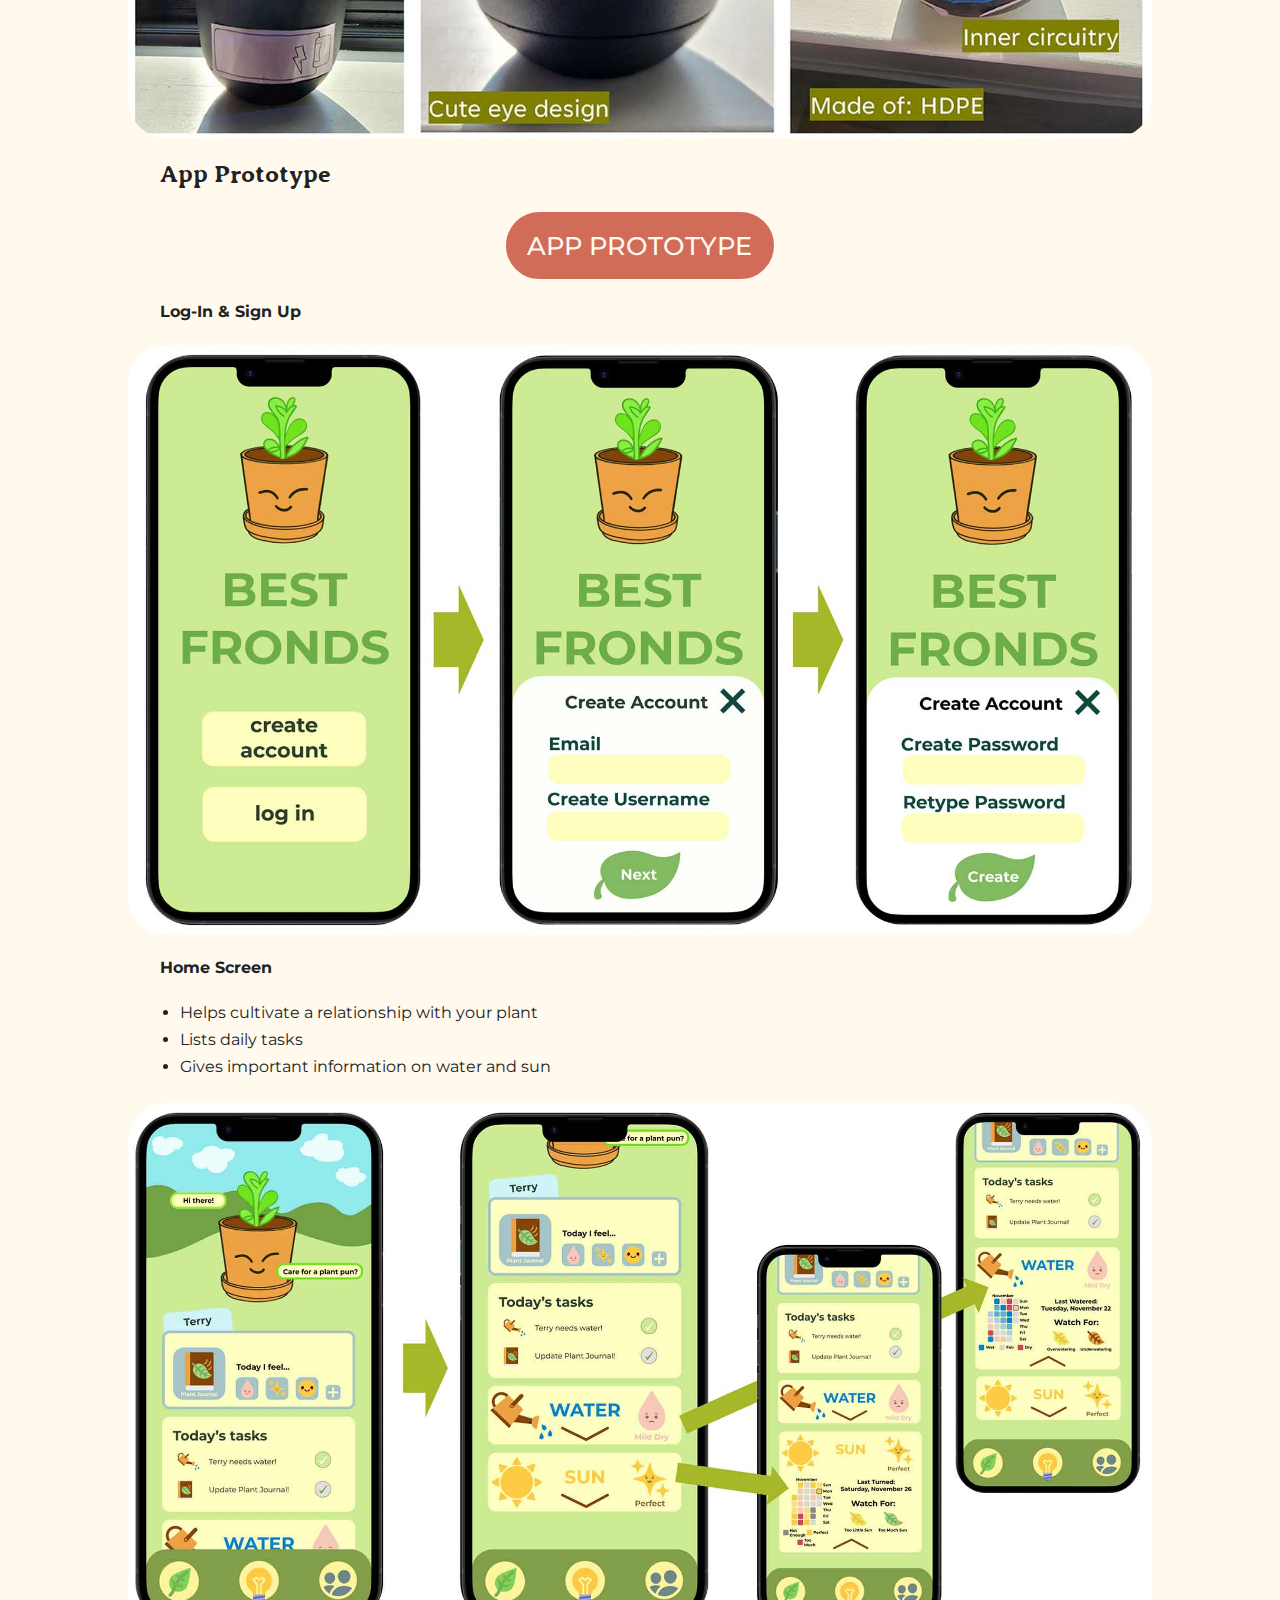
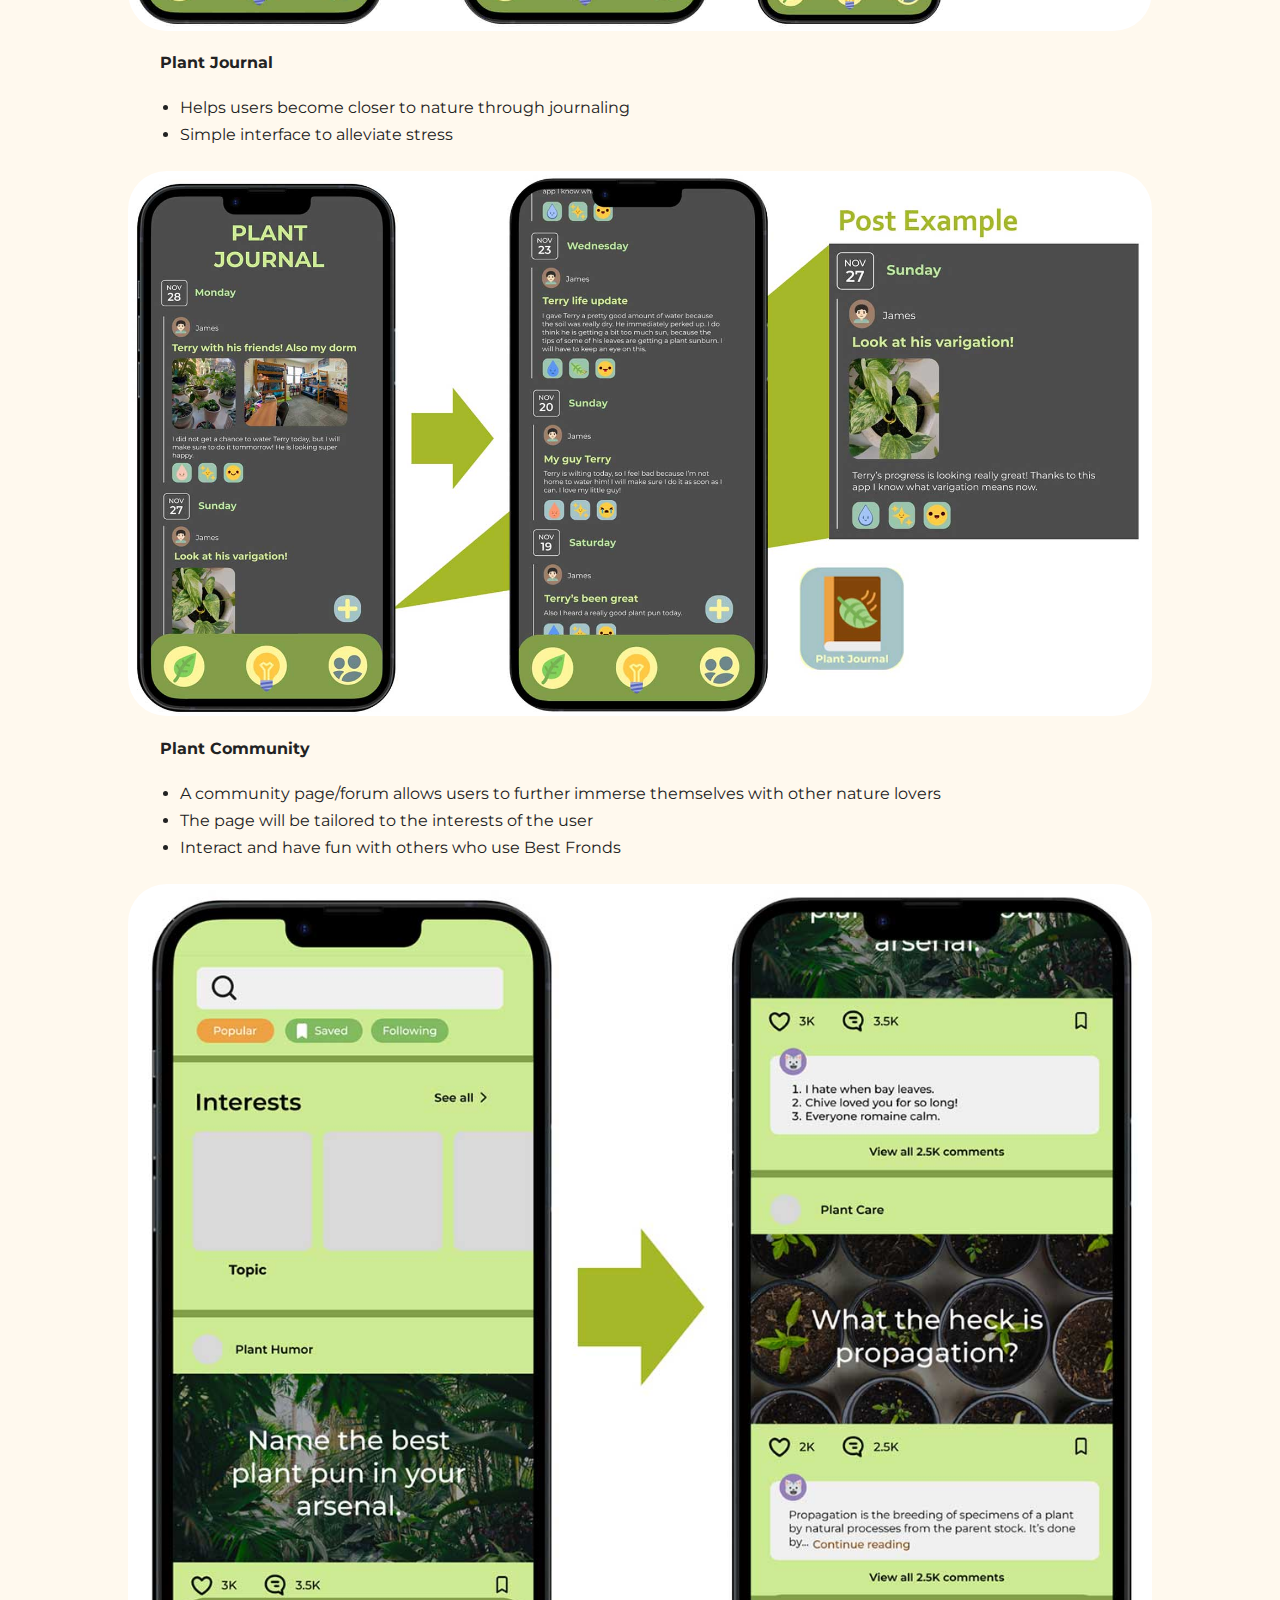
<file: best-fronds.html>
<!DOCTYPE html>
<html lang="en">
<head>
    <meta charset="UTF-8">
    <meta name="viewport" content="width=device-width, initial-scale=1.0">
    <link rel="stylesheet" href="css/styles.css" />
    <link rel="stylesheet" href="css/normalize.css" />
    <link rel="stylesheet" href="css/navigation.css" />
    <title>Best Fronds Case Study</title>
</head>

<body>
    <header>

        <nav class="menu">
            <label for="tm" id="toggle-menu"><img class="drop-icon hamburger-bars" src="images/home/Hamburger-Bars.svg" alt=""></label>
            <input type="checkbox" id="tm">
            <ul class="main-menu">
                <li class="nav-link">
                    <label title="Toggle Drop-down" class="drop-icon" for="sm1">
                        <img class="drop-icon up-arrow" src="images/Up-Arrow.svg" alt="">
                    </label>
                    <a href="index.html">Portfolio 
                        <span class="drop-icon"><img class="drop-icon up-arrow" src="images/Up-Arrow.svg" alt="Arrow to Open Dropdown"></span>
                    </a>
                <input type="checkbox" id="sm1">
                <ul class="sub-menu">
                    <li class="nav-link">
                        <label title="Toggle Drop-down" class="drop-icon" for="sm2">
                            <img class="drop-icon up-arrow" src="images/Up-Arrow.svg" alt="Arrow to Open Dropdown">
                        </label>
                        <a href="case-studies.html">Case Studies
                            <span class="drop-icon"><img class="drop-icon up-arrow" src="images/Up-Arrow.svg" alt="Arrow to Open Dropdown"></span>
                        </a>
                    <input type="checkbox" id="sm2">
                    <ul class="sub-menu sub-menu2">
                        <li class="nav-link">
                            <svg class="nav-dot grey-blue" viewBox="0 0 50 50" fill="none">
                                <circle cx="24.75" cy="24.75" r="24.75"/>
                            </svg>
                            <a href="tessera.html">Tessera</a>
                        </li>
                        <li class="nav-link nav-link-adjust">
                            <svg class="nav-dot rust-red" viewBox="0 0 50 50" fill="none">
                                <circle cx="24.75" cy="24.75" r="24.75"/>
                            </svg>
                            <a href="riverfront-wilmington.html">Riverfront<br>Wilmington</a>
                        </li>
                        <li class="nav-link">
                            <svg class="nav-dot light-orange" viewBox="0 0 50 50" fill="none">
                                <circle cx="24.75" cy="24.75" r="24.75"/>
                            </svg>
                            <a href="best-fronds.html">Best Fronds</a>
                        </li>
                    </ul>
                    <span class="expand-dot2 light-orange"></span>
                    <span class="expand-dot-longer rust-red"></span>
    
                    </li>
                    <li class="nav-link nav-link-adjust2">
                        <svg class="nav-dot grey-blue" viewBox="0 0 50 50" fill="none">
                            <circle cx="24.75" cy="24.75" r="24.75"/>
                        </svg>
                        <a href="photography.html">Photography</a>
                    </li>
                    <li class="nav-link">
                        <svg class="nav-dot rust-red" viewBox="0 0 50 50" fill="none">
                            <circle cx="24.75" cy="24.75" r="24.75"/>
                        </svg>
                        <a href="design-and-media.html">Design & Media</a>
                    </li>
                </ul>
                <span class="expand-dot rust-red"></span>
    
                </li>
                <li class="nav-link">
                    <svg class="nav-dot grey-blue" viewBox="0 0 50 50" fill="none">
                        <circle cx="24.75" cy="24.75" r="24.75"/>
                    </svg>
                    <a href="about.html">About</a>
                </li>
                <li class="nav-link"><svg class="nav-dot light-orange" viewBox="0 0 50 50" fill="none">
                    <circle cx="24.75" cy="24.75" r="24.75"/>
                </svg>
                <a href="resume.html">Resume</a>
            </li>
            </ul> 
        </nav>

        <div class="case-study-header">
            <div>
                <h2>Best Fronds</h2>
                <p class="snippit">Multimedia Product and App Design</p>

                <picture>
                    <source
                    media="(min-width: 1000px)"
                    srcset="images/home/Best-Fronds-Cover-Large.png" />
    
                    <source
                    media="(min-width: 700px)"
                    srcset="images/home/Best-Fronds-Cover-Med.png" />
    
                    <img
                    src="images/home/Best-Fronds-Cover-Small.png"
                    alt="3 mobile phones displaying screens from the Best Fronds app mock-up, Screen 1: Login screen, Screen 2: Home screen, Screen 3: Home screen scrolled down" />
                </picture>

            </div>
            <svg class="huge-circle" viewBox="0 0 351 351">
                <circle class="rust-red" cx="175.5" cy="175.5" r="175.5"/>
            </svg>
            <a class="button case-study-button rust-red" href="https://www.figma.com/proto/Q4fB1Ct0SJk214ZKSueVfw/Olivia-Knestaut?page-id=36%3A2&node-id=76%3A2&viewport=332%2C197%2C0.12&scaling=scale-down&starting-point-node-id=76%3A2" target="_blank">APP PROTOTYPE</a>
            <div class="contents">
                <a href="#overview"><span class="rust-red tiny-circle bold">→</span> Overview</a>
                <a href="#problem"><span class="rust-red tiny-circle bold">→</span> Problem Statement</a>
                <a href="#users"><span class="rust-red tiny-circle bold">→</span> Users & Audience</a>
                <a href="#roles"><span class="rust-red tiny-circle bold">→</span> Roles & Responsibilities</a>
                <a href="#research"><span class="rust-red tiny-circle bold">→</span> Research</a>
                <a href="#design-process"><span class="rust-red tiny-circle bold">→</span> Design Process</a>
                <a href="#results"><span class="rust-red tiny-circle bold">→</span> Results</a>
            </div>
        </div>

    </header>

    <main class="case-study-page">

        <section id="overview">
            <div class="page-title">
                <h3 class="sub-header-left">Overview</h3>
                <img class="black-to-rust-red med-dot" src="images/Edge-Circle.svg" alt="red dot at the left edge of the page">
                <svg class="body-dot" viewBox="0 0 239 240" fill="none">
                    <circle class="rust-red" cx="119.47" cy="119.594" r="119.47"/>
                </svg>
            </div>
            <div class="case-study-sect">
                <p>Best Fronds is an app and physical product prototype duo created for the class PROD 215: Design Thinking in Production under the direction of Professor Henry Homza. Working with partner Lucia Garzon, we were tasked to develop a multimedia solution to a problem of our choosing. Our final solution is comprised of the Best Fronds Plant Monitoring Pot and the Best Fronds App. Over three weeks we examined our topic through both primary and secondary research, which informed our physical and Figma designs.</p>
            </div>
        </section>

        <section id="problem">
            <div class="page-title">
                <h3 class="sub-header-left">Problem Statement</h3>
                <img class="black-to-rust-red med-dot" src="images/Edge-Circle.svg" alt="red dot at the left edge of the page">
                <svg class="body-dot" viewBox="0 0 239 240" fill="none">
                    <circle class="rust-red" cx="119.47" cy="119.594" r="119.47"/>
                </svg>
            </div>
            <div class="case-study-sect">
                <p>College students need a device to help them care for indoor plants and cultivate a relationship with nature because they struggle to keep plants alive and reap the mental health benefits of nature.</p>
            </div>
        </section>

        <section id="users">
            <div class="page-title">
                <h3 class="sub-header-left">Users & Audience</h3>
                <img class="black-to-rust-red med-dot" src="images/Edge-Circle.svg" alt="red dot at the left edge of the page">
                <svg class="body-dot" viewBox="0 0 239 240" fill="none">
                    <circle class="rust-red" cx="119.47" cy="119.594" r="119.47"/>
                </svg>
            </div>
            <div class="case-study-sect">
                <p>
                    Our target audience age range was 15-25 year old high school and college students. The products were designed with experienced and non-experience plant owners in mind.
                </p>
                <h5>User Persona: Anna LaPorte</h5>

                <picture>
                    <source
                    media="(min-width: 1000px)"
                    srcset="images/home/case-studies/best-fronds/Best-Fronds-Persona-1-Large.jpg" />
    
                    <img
                    src="images/home/case-studies/best-fronds/Best-Fronds-Persona-1-Small.jpg"
                    alt="Student working at laptop in university library" />
                </picture>

                <p><span class="bold">Biography</span></p>
                <p>Anna is a graduate student studying business. She has little experience taking care of plants but is convinced by the indoor plant trend to have a plant in her dorm.</p>
                <p><span class="bold">Gender:</span> Female</p>
                <p><span class="bold">Age:</span> 22 Years Old</p>
                <p><span class="bold">Occupation:</span> Graduate Student</p>
                <p><span class="bold">Quote</span></p>
                <p>"I don't think I have a green thumb, but I want to get a nice plant for my apartment."</p>
                <p><span class="bold">Personality</span></p>
                <ul>
                    <li>Extroverted</li>
                    <li>Hates Deadlines</li>
                    <li>Creative</li>
                    <li>Busy</li>
                </ul>
                <h5><br>User Persona: Jenna Plante</h5>

                <picture>
                    <source
                    media="(min-width: 1000px)"
                    srcset="images/home/case-studies/best-fronds/Best-Fronds-Persona-2-Large.jpg" />
    
                    <img
                    src="images/home/case-studies/best-fronds/Best-Fronds-Persona-2-Small.jpg"
                    alt="Girl watering many plants in her home" />
                </picture>

                <p><span class="bold">Biography</span></p>
                <p>Jenna is a college student in a technology major. She has a large collection of plants and lots of experience taking care of them.</p>
                <p><span class="bold">Gender:</span> Female</p>
                <p><span class="bold">Age:</span> 18 Years Old</p>
                <p><span class="bold">Occupation:</span> Undergraduate Student</p>
                <p><span class="bold">Quote</span></p>
                <p>“Taking care of all my plants can be very difficult. I love them, but a little help wouldn't hurt”</p>
                <p><span class="bold">Personality</span></p>
                <ul>
                    <li>Academic</li>
                    <li>Nature Lover</li>
                    <li>Artist</li>
                </ul>
            </div>
        </section>

        <section id="roles">
            <div class="page-title">
                <h3 class="sub-header-left">Roles & Responsibilities</h3>
                <img class="black-to-rust-red med-dot" src="images/Edge-Circle.svg" alt="red dot at the left edge of the page">
                <svg class="body-dot" viewBox="0 0 239 240" fill="none">
                    <circle class="rust-red" cx="119.47" cy="119.594" r="119.47"/>
                </svg>
            </div>
            <div class="case-study-sect">
                <h5>Olivia</h5>
                <ul>
                    <li>Preliminary Research on mental health benefits on students of maintaining indoor plants.</li>
                    <li>Physical prototype sketches</li>
                    <li>Symbol and icon design</li>
                    <li>Interaction prototyping</li>
                </ul>
                <h5>Lucia</h5>
                <ul>
                    <li>Preliminary Research on the reasons people struggle to care for plants as well as college students relationships with plants</li>
                    <li>App screen prototype sketches</li>
                    <li>Character design</li>
                    <li>Storyboards</li>
                </ul>
                <h5>Together</h5>
                <ul>
                    <li>Primary Research through survey of students at our university</li>
                    <li>Affinity Mapping</li>
                    <li>App screen designs in Figma</li>
                    <li>Physical prototype build</li>
                    <li>Presentation design</li>
                </ul>
            </div>
        </section>

        <section id="research">
            <div class="page-title">
                <h3 class="sub-header-left">Research</h3>
                <img class="black-to-rust-red med-dot" src="images/Edge-Circle.svg" alt="red dot at the left edge of the page">
                <svg class="body-dot" viewBox="0 0 239 240" fill="none">
                    <circle class="rust-red" cx="119.47" cy="119.594" r="119.47"/>
                </svg>
            </div>
            <div class="case-study-sect">
                <h5>Preliminary Research</h5>
                <p>After selecting our topic with the goal of supporting college student mental health through nature we began preliminary research to inform our project. I conducted my preliminary research on the mental health benefits of keeping plants. I found that keeping indoor plants helped students in three main areas: Stress, Focus & Performance, and Student Satisfaction. Lucia conducted her preliminary research on plant care struggles and found three main areas as well: Botanical Illiteracy, Insecurity, and Outside Pressure.</p>
                <h5>Stress</h5>
                <p>Placing small plants chosen by the participants within close sight of them contributed to psychological stress reduction (Toyoda, M., Yokota, Y., Barnes, M., & Kaneko, M., 2020). Indoor plants reduced physiological stress and led to the suppression of stress-associated behaviors in the autonomic nervous system (Lee, M.-S., Lee, J., Park, B.-J., & Miyazaki, Y., 2015).</p>
                <h5>Focus & Performance</h5>
                <p>“Participants' task performance was better when they felt more active and confident, and when the object in the room was perceived as calm and not distracting” (Shibata, S., & Suzuki, N., 2004). Plants helped increase the productivity of the participants, who consistently completed the tasks 6% to 12% faster with plants than without (Lohr, V. I., Pearson-Mims, C. H., & Goodwin, G. K., 1996).</p>
                <h5>Student Satisfaction</h5>
                <p>“Students in the experimental group [who interacted with plants], on average reported higher satisfaction with classes than students in the control group” (Plante, A. D., 2014). Students rated the classes with plants in them better than classes without. “The range of scores was much narrower… minimum and maximum scores being 59 and 100 compared with the control groups… scores of 29 and 100” (Doxey, J. S., Waliczek, T. M., & Zajicek, J. M., 2009).</p>
                <h5>Botanical Illiteracy</h5>
                <p>There is a lack of focus on plant biology in education system. Many students do not have prior experience with taking care of plants.</p>
                <h5>Insecurity</h5>
                <p>Illiteracy leads to the belief that students have “no green thumb”. Prior to taking care of a plant for a long period of time, college students part of a study demonstrated fear to start growing plants.</p>
                <h5>Outside Pressure</h5>
                <p>College students face fatigue from classes. Stress from a more difficult academic workload + adapting to new social environment.</p>
                <h5>User Research</h5>
                <p>We conducted a survey of students at our university to determine students attitudes towards keeping plants, their experiences, struggles, and input on our project ideas. Through our survey we found that 35% of students surveyed kept no plants and 35% kept only 1-2 plants. 70% of students reported “often” or “always” struggling with how much to water their plants and 53% reported “often” or “always” struggling with how much sun their plants needed. This survey also helped us determine a target price range which would impact the materials and technology we would propose. Finally, we received input on the ideas we had as well as new ideas from students.</p>
                <img src="images/home/case-studies/best-fronds/Best-Fronds-User-Research-1.jpg" alt="Pie chart of user research showing that most students have either no plants or only 1-2">
                <img src="images/home/case-studies/best-fronds/Best-Fronds-User-Research-2.jpg" alt="Pie chart of user research showing that most students would prefer for a product like this to be in the $10-20 price range">
                
            </div>
            
        </section>

        <section id="design-process">
            <div class="page-title">
                <h3 class="sub-header-left">Design Process</h3>
                <img class="black-to-rust-red med-dot" src="images/Edge-Circle.svg" alt="red dot at the left edge of the page">
                <svg class="body-dot" viewBox="0 0 239 240" fill="none">
                    <circle class="rust-red" cx="119.47" cy="119.594" r="119.47"/>
                </svg>
            </div>
            <div class="case-study-sect">
                <p>Based on our preliminary and user research, we determined that we wanted the app to take a personalized approach to plant care. Developing a relationship with your plant will help improve your will to care for it. We planned to create this through the ability to name the plant, see its “emotions”, and understand its needs clearly. Based on these ideas, and input for survey participants we created an affinity map to visualize and sort our plans.</p>
                <h5>Affinity Map</h5>
                <img src="images/home/case-studies/best-fronds/Best-Fronds-Affinity-Map.jpg" alt="Digital board of sticky notes showing brainstorming for the main app functions and physical product details">
                
                
                <h5>Story Boards</h5>
                <img src="images/home/case-studies/best-fronds/Best-Fronds-Storyboard-1-Small.jpg" alt="Storyboard showing the use of the products">
                <img src="images/home/case-studies/best-fronds/Best-Fronds-Storyboard-2-Small.jpg" alt="Storyboard showing the use of the products">
                <h5>Sketches</h5>
                <p>We experimented with sketching out different possible solutions based on some of the key elements we noted in our affinity map. After the initial sketches, we expanded on some of out favorite ideas.</p>
                <img src="images/home/case-studies/best-fronds/Best-Fronds-Prelim-Sketches.jpg" alt="Preliminary paper sketches of the pot and app screens">
                <img src="images/home/case-studies/best-fronds/Digital-Sketches-Small.jpg" alt="Digital sketches of flower pots and home screen designs">
                <h5>Colors</h5>
                <p>Out main app colors are natural, while our accent colors are vibrant and sunny. We considered more vibrant colors, but since one of the main focuses of our app is mental health we did not want them to be too overwhelming.</p>
                <img src="images/home/case-studies/best-fronds/Best-Fronds-Colors-Small.jpg" alt="The green and orange color scheme of the Best Fronds App">
                <h5>Final Design Elements</h5>
                <p>After creating a range of ideation sketches we received feedback from our PROD: 215 class and instructor to choose our final direction. We gave priority to features and design ideas that had received the most positive feedback from our class and survey participants. We also chose concepts that could be prototyped in the 2 week time span we had for the rest of the project.</p>
                <div class="flow-flex">
                    <div>
                        <p><span class="bold">Physical Object</span></p>
                        <ul>
                            <li>360 degree solar panel</li>
                            <li>Detachable base tray</li>
                            <li>Electronics embedded in bottom</li>
                            <li>Moisture sensors</li>
                            <li>Rounded shape</li>
                        </ul>
                    </div>
                    <div>
                        <p><span class="bold">App Content</span></p>
                        <ul>
                            <li>Water tracker</li>
                            <li>Sun tracker</li>
                            <li>Plant journal</li>
                            <li>Connectivity between multiple pots</li>
                            <li>Community aspect</li>
                            <li>Notifications and status board</li>
                        </ul>
                    </div>
                    <div>
                        <p><span class="bold">App Aesthetics</span></p>
                        <ul>
                            <li>Plant avatar</li>
                            <li>Muted natural colors</li>
                            <li>Simple and soothing</li>
                            <li>Emoji and graphic communication</li>
                            <li>Plant puns</li>
                        </ul>
                    </div>
                </div>
                
            </div>
            
        </section>

        <section id="results">
            <div class="page-title">
                <h3 class="sub-header-left">Results</h3>
                <img class="black-to-rust-red med-dot" src="images/Edge-Circle.svg" alt="red dot at the left edge of the page">
                <svg class="body-dot" viewBox="0 0 239 240" fill="none">
                    <circle class="rust-red" cx="119.47" cy="119.594" r="119.47"/>
                </svg>
            </div>
            <div class="case-study-sect">
                <h5>Physical Prototype</h5>
                <p>For the physical product we decided we would like to market it at about $15. In order to do this we chose prospective materials as high density polyethylene (HDPE) plastic, solar panels, copper wiring, and moisture sensors. The product would also be available in a range of colors, designs, and sizes to fit all plant and style needs. The technology in the pot would send data to the app where users can find out how to best care for their plants.</p>
                <img src="images/home/case-studies/best-fronds/Best-Fronds-Physical-Prototype.jpg" alt="Different angles of our final physical prototype pot">
                <h5>App Prototype</h5>
                <div class="center">
                    <a class="button case-study-button rust-red" href="https://www.figma.com/proto/Q4fB1Ct0SJk214ZKSueVfw/Olivia-Knestaut?page-id=36%3A2&node-id=76%3A2&viewport=332%2C197%2C0.12&scaling=scale-down&starting-point-node-id=76%3A2" target="_blank">APP PROTOTYPE</a>
                </div>
                <p><span class="bold">Log-In & Sign Up</span></p>
                <img src="images/home/case-studies/best-fronds/Best-Fronds-Prototype-1.jpg" alt="Digital renderings of the log-in screens">
                <p><span class="bold">Home Screen</span></p>
                <ul>
                    <li>Helps cultivate a relationship with your plant</li>
                    <li>Lists daily tasks</li>
                    <li>Gives important information on water and sun</li>
                </ul>
                <img src="images/home/case-studies/best-fronds/Best-Fronds-Prototype-2.jpg" alt="Digital renderings of the home screen and its various tabs and menus">
                <p><span class="bold">Plant Journal</span></p>
                <ul>
                    <li>Helps users become closer to nature through journaling</li>
                    <li>Simple interface to alleviate stress</li>
                </ul>
                <img src="images/home/case-studies/best-fronds/Best-Fronds-Prototype-3.jpg" alt="Digital renderings of the plant journal pages and posts">
                <p><span class="bold">Plant Community</span></p>
                <ul>
                    <li>A community page/forum allows users to further immerse themselves with other nature lovers</li>
                    <li>The page will be tailored to the interests of the user</li>
                    <li>Interact and have fun with others who use Best Fronds</li>
                </ul>
                <img src="images/home/case-studies/best-fronds/Best-Fronds-Prototype-4.jpg" alt="Digital renderings of the plant community pages">
                <p><span class="bold">Plant Resources</span></p>
                <ul>
                    <li>A plant resources page supplies news articles, mental health media, and plant care support</li>
                    <li>Resources are great for new and old plant parents</li>
                    <li>Mental health-oriented content helps inspire users to bring nature into their lives in other ways</li>
                </ul>
                <img src="images/home/case-studies/best-fronds/Best-Fronds-Prototype-5.jpg" alt="Digital renderings of the plant resources pages">
            </div>
            
        </section>

    </main>

</body>
</html>
</file>
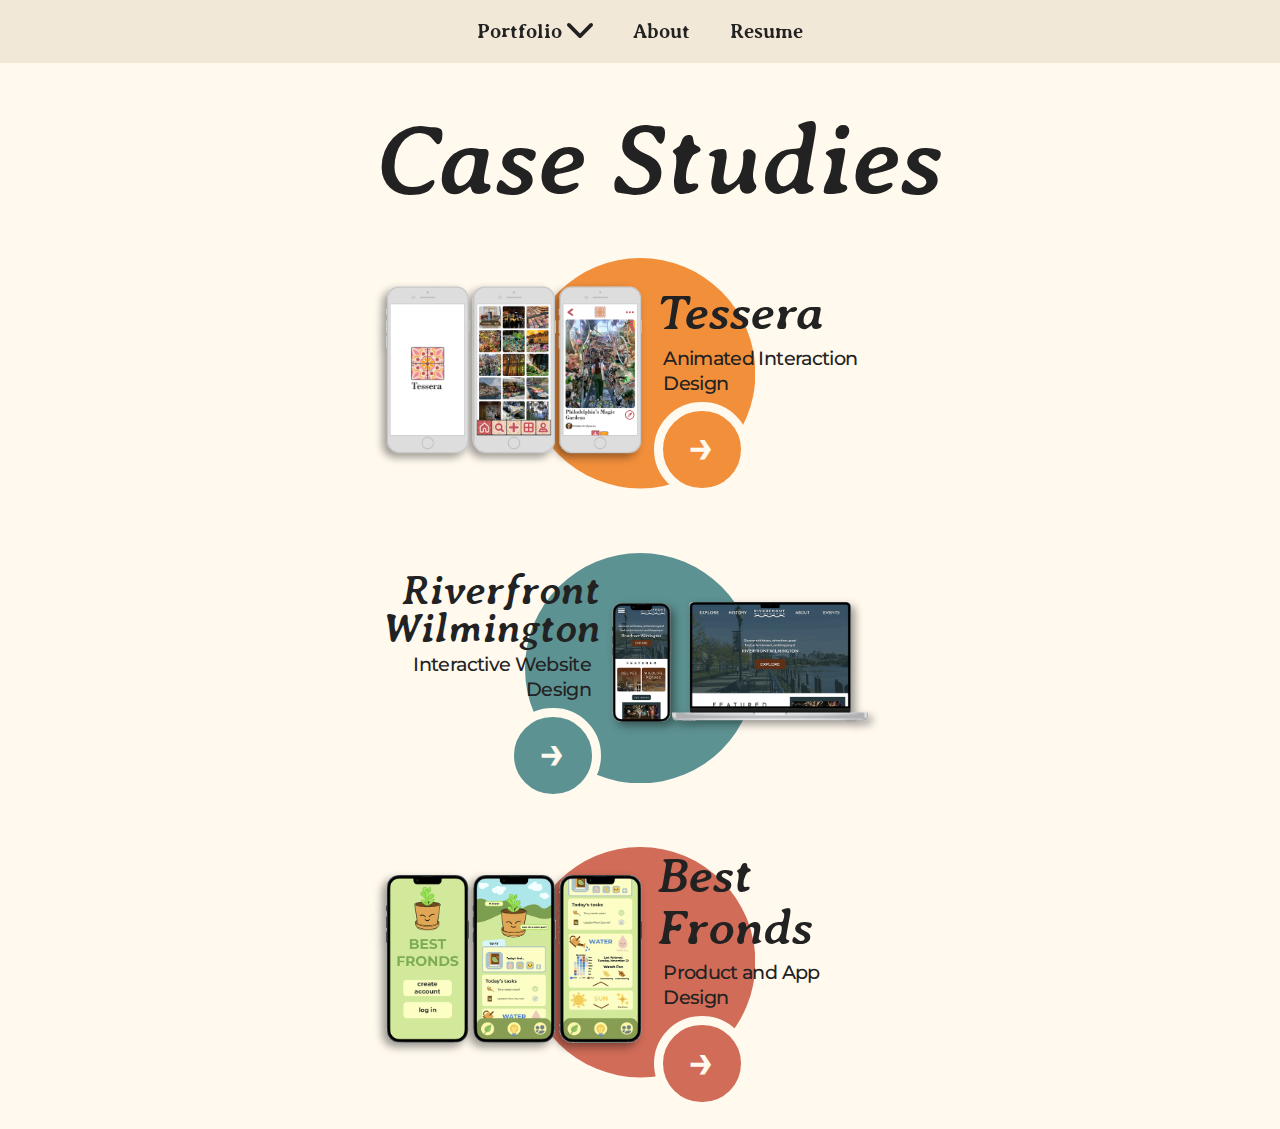
<file: case-studies.html>
<!DOCTYPE html>
<html lang="en">
<head>
    <meta charset="UTF-8">
    <meta name="viewport" content="width=device-width, initial-scale=1.0">
    <link rel="stylesheet" href="css/styles.css" />
    <link rel="stylesheet" href="css/normalize.css" />
    <link rel="stylesheet" href="css/navigation.css">
    <title>Case Studies</title>
</head>
<body>
    <header>
        
        <nav class="menu">
            <label for="tm" id="toggle-menu"><img class="drop-icon hamburger-bars" src="images/home/Hamburger-Bars.svg" alt=""></label>
            <input type="checkbox" id="tm">
            <ul class="main-menu">
                <li class="nav-link">
                    <label title="Toggle Drop-down" class="drop-icon" for="sm1">
                        <img class="drop-icon up-arrow" src="images/Up-Arrow.svg" alt="">
                    </label>
                    <a href="index.html">Portfolio 
                        <span class="drop-icon"><img class="drop-icon up-arrow" src="images/Up-Arrow.svg" alt="Arrow to Open Dropdown"></span>
                    </a>
                <input type="checkbox" id="sm1">
                <ul class="sub-menu">
                    <li class="nav-link">
                        <label title="Toggle Drop-down" class="drop-icon" for="sm2">
                            <img class="drop-icon up-arrow" src="images/Up-Arrow.svg" alt="Arrow to Open Dropdown">
                        </label>
                        <a href="case-studies.html">Case Studies
                            <span class="drop-icon"><img class="drop-icon up-arrow" src="images/Up-Arrow.svg" alt="Arrow to Open Dropdown"></span>
                        </a>
                    <input type="checkbox" id="sm2">
                    <ul class="sub-menu sub-menu2">
                        <li class="nav-link">
                            <svg class="nav-dot grey-blue" viewBox="0 0 50 50" fill="none">
                                <circle cx="24.75" cy="24.75" r="24.75"/>
                            </svg>
                            <a href="tessera.html">Tessera</a>
                        </li>
                        <li class="nav-link nav-link-adjust">
                            <svg class="nav-dot rust-red" viewBox="0 0 50 50" fill="none">
                                <circle cx="24.75" cy="24.75" r="24.75"/>
                            </svg>
                            <a href="riverfront-wilmington.html">Riverfront<br>Wilmington</a>
                        </li>
                        <li class="nav-link">
                            <svg class="nav-dot light-orange" viewBox="0 0 50 50" fill="none">
                                <circle cx="24.75" cy="24.75" r="24.75"/>
                            </svg>
                            <a href="best-fronds.html">Best Fronds</a>
                        </li>
                    </ul>
                    <span class="expand-dot2 light-orange"></span>
                    <span class="expand-dot-longer rust-red"></span>
    
                    </li>
                    <li class="nav-link nav-link-adjust2">
                        <svg class="nav-dot grey-blue" viewBox="0 0 50 50" fill="none">
                            <circle cx="24.75" cy="24.75" r="24.75"/>
                        </svg>
                        <a href="photography.html">Photography</a>
                    </li>
                    <li class="nav-link">
                        <svg class="nav-dot rust-red" viewBox="0 0 50 50" fill="none">
                            <circle cx="24.75" cy="24.75" r="24.75"/>
                        </svg>
                        <a href="design-and-media.html">Design & Media</a>
                    </li>
                </ul>
                <span class="expand-dot rust-red"></span>
    
                </li>
                <li class="nav-link">
                    <svg class="nav-dot grey-blue" viewBox="0 0 50 50" fill="none">
                        <circle cx="24.75" cy="24.75" r="24.75"/>
                    </svg>
                    <a href="about.html">About</a>
                </li>
                <li class="nav-link"><svg class="nav-dot light-orange" viewBox="0 0 50 50" fill="none">
                    <circle cx="24.75" cy="24.75" r="24.75"/>
                </svg>
                <a href="resume.html">Resume</a>
            </li>
            </ul> 
        </nav>

        <div class="header-space"></div>
        <div class="common-header">
            <div  id="case-studies-title" class="page-title">
                <h2>Case Studies</h2>
            </div>
        </div>

    </header>
    
    <main>
        <section id="case-study-page-1" class="home-section">
            <article class="case-study">
                <img class="left" src="images/home/Tessera-Cover-Small.png" alt="3 mobile phones displaying screens from the Tessera app mock-up, Screen 1: Logo made of 4 talvera tiles, Screen 2: Grid of images on home page, Screen 3: Opened tile page">
                <div class="left-align">
                    <h2 class="home-project-title">Tessera</h2>
                    <p class="snippit">Animated Interaction Design</p>
                    <a class="button arrow-button light-orange" href="tessera.html">→</a>
                </div>
            </article>
            <svg class="big-circle" viewBox="0 0 205 205">
                <circle class="light-orange" cx="102.5" cy="102.5" r="102.5"/>
            </svg>
        </section>
    
        <section id="case-study-page-2" class="home-section">
            <article class="case-study">
                <div class="right-align">
                    <h2 class="home-project-title">Riverfront Wilmington</h2>
                    <p class="snippit">Interactive Website Design</p>
                    <a class="button arrow-button grey-blue" href="tessera.html">→</a>
                </div>
                <img  class="right" src="images/home/Riverfront-Wilm-Cover-Small.png" alt="Mobile phone and laptop displaying screens from the Riverfront Wilmington website redesign, Both phone and laptop show upper home page">
            </article>
            <svg class="big-circle" viewBox="0 0 205 205">
                <circle class="grey-blue" cx="102.5" cy="102.5" r="102.5"/>
            </svg>
        </section>
    
        <section id="case-study-page-3" class="home-section">
            <article class="case-study">
                <img class="left" src="images/home/Best-Fronds-Cover-Small.png" alt="3 mobile phones displaying screens from the Best Fronds app mock-up, Screen 1: Login screen, Screen 2: Home screen, Screen 3: Home screen scrolled down">
                <div class="left-align">
                    <h2 class="home-project-title">Best Fronds</h2>
                    <p class="snippit">Product and App Design</p>
                    <a class="button arrow-button rust-red" href="tessera.html">→</a>
                </div>
            </article>
            <svg class="big-circle" viewBox="0 0 205 205">
                <circle class="rust-red" cx="102.5" cy="102.5" r="102.5"/>
            </svg>
        </section>
    
    </main>

    <footer>

    </footer>
</body>
</html>
</file>
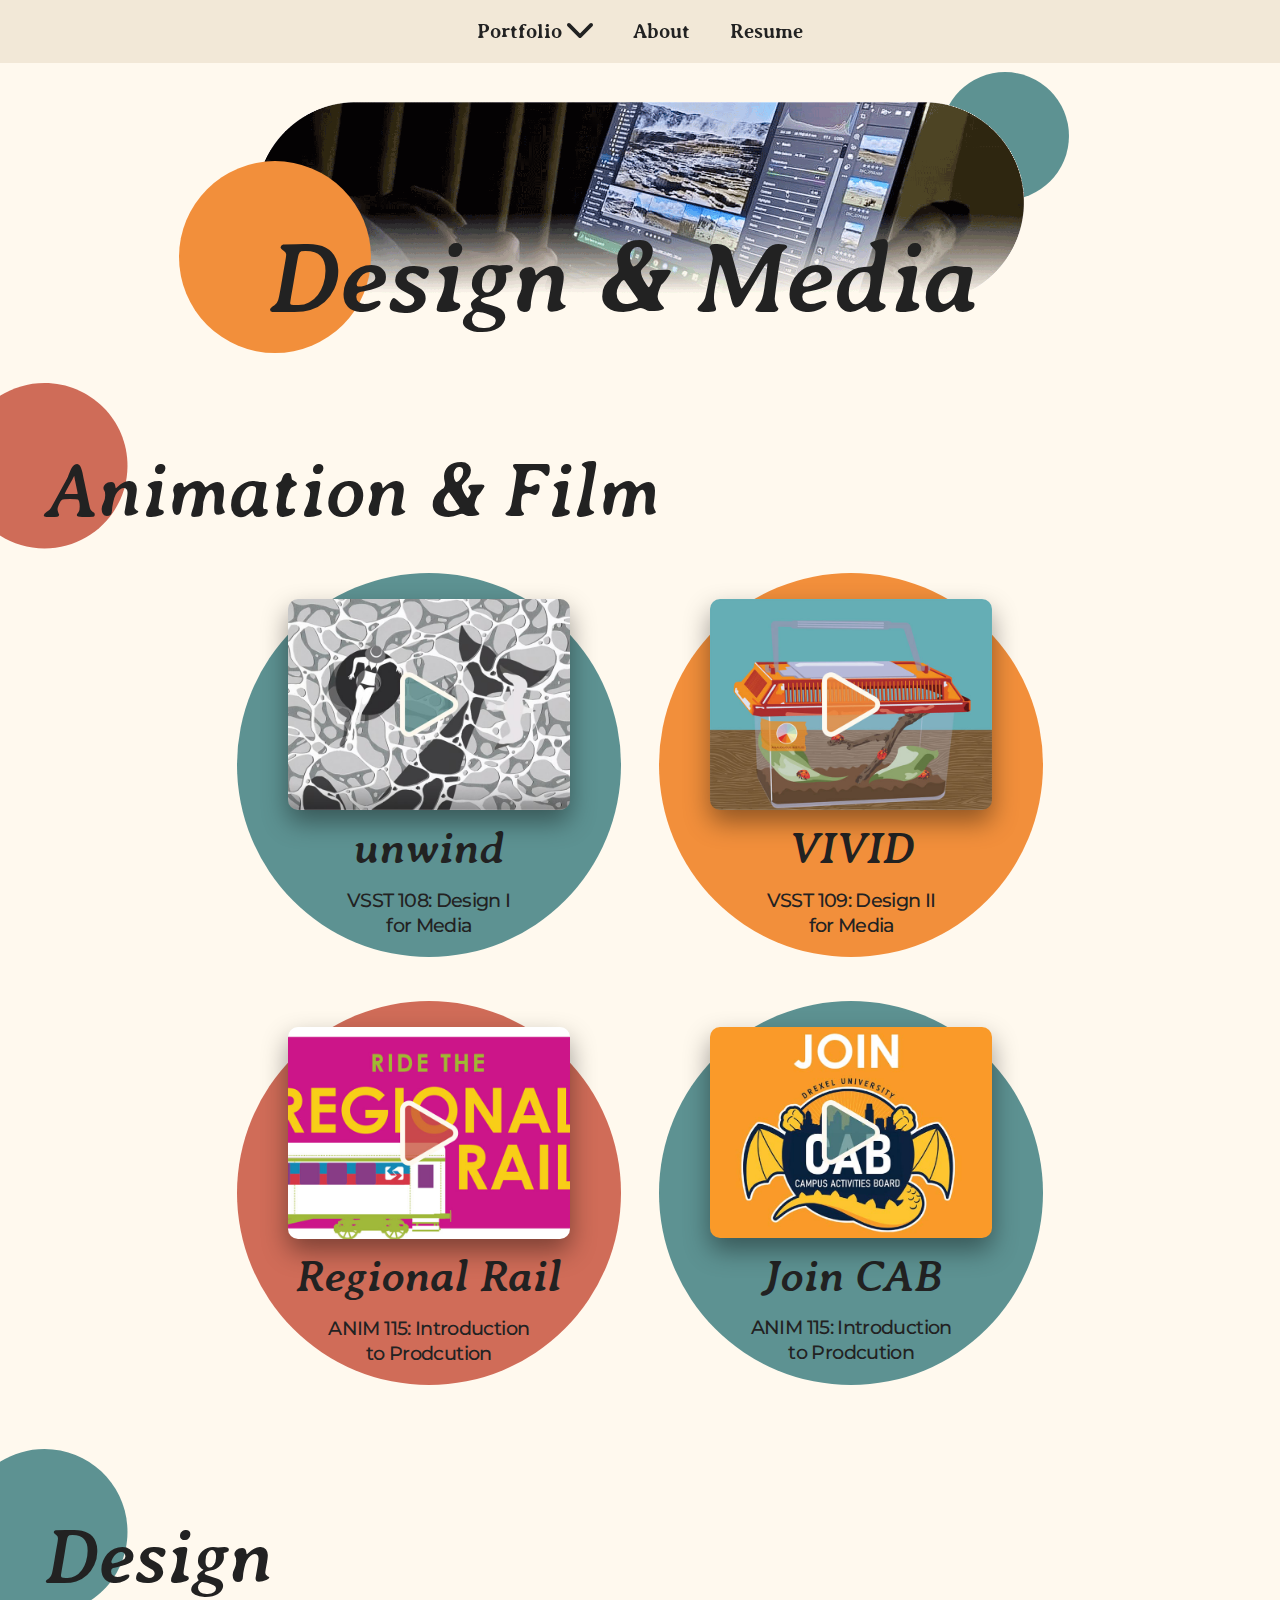
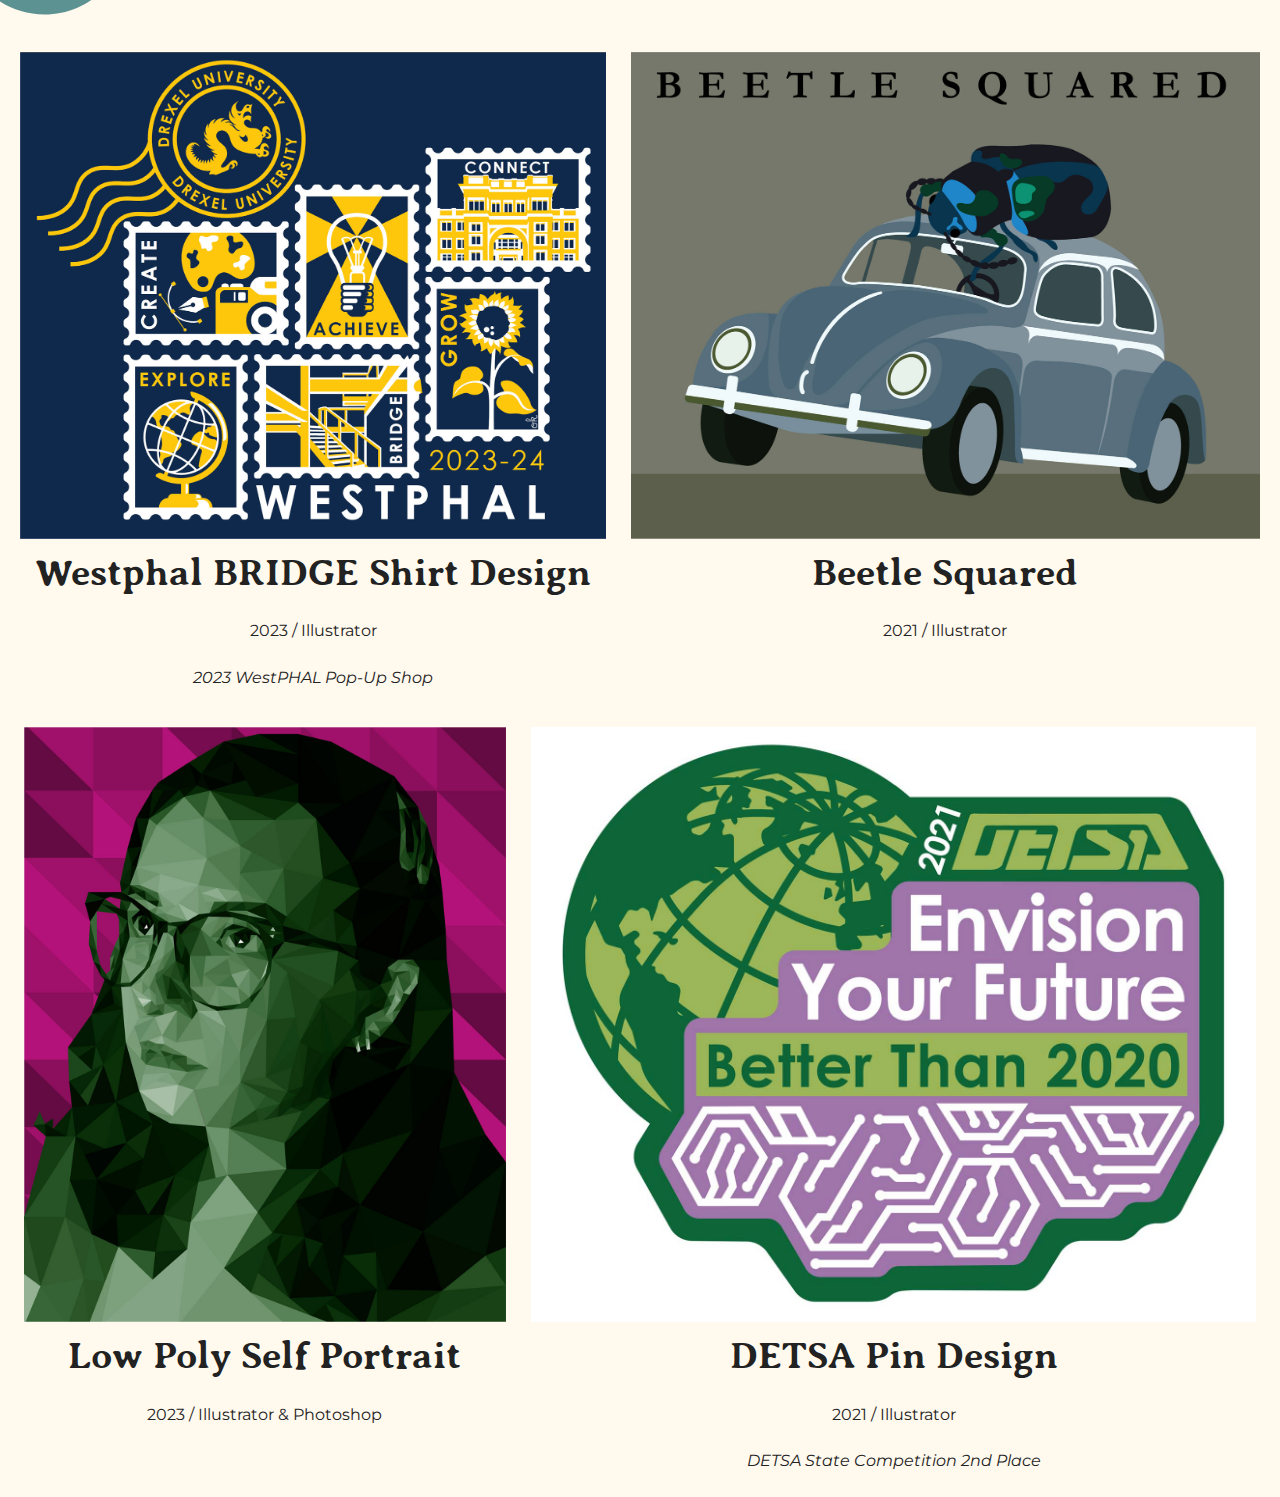
<file: design-and-media.html>
<!DOCTYPE html>
<html lang="en">
<head>
    <meta charset="UTF-8">
    <meta name="viewport" content="width=device-width, initial-scale=1.0">
    <link rel="stylesheet" href="css/styles.css" />
    <link rel="stylesheet" href="css/normalize.css" />
    <link rel="stylesheet" href="css/navigation.css" />
    <title>Design and Media</title>
</head>
<body>
    <header>

        <nav class="menu">
            <label for="tm" id="toggle-menu"><img class="drop-icon hamburger-bars" src="images/home/Hamburger-Bars.svg" alt=""></label>
            <input type="checkbox" id="tm">
            <ul class="main-menu">
                <li class="nav-link">
                    <label title="Toggle Drop-down" class="drop-icon" for="sm1">
                        <img class="drop-icon up-arrow" src="images/Up-Arrow.svg" alt="">
                    </label>
                    <a href="index.html">Portfolio 
                        <span class="drop-icon"><img class="drop-icon up-arrow" src="images/Up-Arrow.svg" alt="Arrow to Open Dropdown"></span>
                    </a>
                <input type="checkbox" id="sm1">
                <ul class="sub-menu">
                    <li class="nav-link">
                        <label title="Toggle Drop-down" class="drop-icon" for="sm2">
                            <img class="drop-icon up-arrow" src="images/Up-Arrow.svg" alt="Arrow to Open Dropdown">
                        </label>
                        <a href="case-studies.html">Case Studies
                            <span class="drop-icon"><img class="drop-icon up-arrow" src="images/Up-Arrow.svg" alt="Arrow to Open Dropdown"></span>
                        </a>
                    <input type="checkbox" id="sm2">
                    <ul class="sub-menu sub-menu2">
                        <li class="nav-link">
                            <svg class="nav-dot grey-blue" viewBox="0 0 50 50" fill="none">
                                <circle cx="24.75" cy="24.75" r="24.75"/>
                            </svg>
                            <a href="tessera.html">Tessera</a>
                        </li>
                        <li class="nav-link nav-link-adjust">
                            <svg class="nav-dot rust-red" viewBox="0 0 50 50" fill="none">
                                <circle cx="24.75" cy="24.75" r="24.75"/>
                            </svg>
                            <a href="riverfront-wilmington.html">Riverfront<br>Wilmington</a>
                        </li>
                        <li class="nav-link">
                            <svg class="nav-dot light-orange" viewBox="0 0 50 50" fill="none">
                                <circle cx="24.75" cy="24.75" r="24.75"/>
                            </svg>
                            <a href="best-fronds.html">Best Fronds</a>
                        </li>
                    </ul>
                    <span class="expand-dot2 light-orange"></span>
                    <span class="expand-dot-longer rust-red"></span>
    
                    </li>
                    <li class="nav-link nav-link-adjust2">
                        <svg class="nav-dot grey-blue" viewBox="0 0 50 50" fill="none">
                            <circle cx="24.75" cy="24.75" r="24.75"/>
                        </svg>
                        <a href="photography.html">Photography</a>
                    </li>
                    <li class="nav-link">
                        <svg class="nav-dot rust-red" viewBox="0 0 50 50" fill="none">
                            <circle cx="24.75" cy="24.75" r="24.75"/>
                        </svg>
                        <a href="design-and-media.html">Design & Media</a>
                    </li>
                </ul>
                <span class="expand-dot rust-red"></span>
    
                </li>
                <li class="nav-link">
                    <svg class="nav-dot grey-blue" viewBox="0 0 50 50" fill="none">
                        <circle cx="24.75" cy="24.75" r="24.75"/>
                    </svg>
                    <a href="about.html">About</a>
                </li>
                <li class="nav-link"><svg class="nav-dot light-orange" viewBox="0 0 50 50" fill="none">
                    <circle cx="24.75" cy="24.75" r="24.75"/>
                </svg>
                <a href="resume.html">Resume</a>
            </li>
            </ul> 
        </nav>

        <div class="common-header">
            <picture class="common-header">
                <source
                media="(min-width: 1000px)"
                srcset="images/home/design-and-media/Media-Header-Large.png" />

                <source
                media="(min-width: 700px)"
                srcset="images/home/design-and-media/Media-Header-Med.png" />

                <img
                src="images/home/design-and-media/Media-Header-Small.png"
                alt="" />
            </picture>
            <svg class="left-dot-full" viewBox="0 0 239 240" fill="none">
                <circle class="light-orange" cx="119.47" cy="119.594" r="119.47"/>
            </svg>
            <svg class="right-dot-full" viewBox="0 0 239 240" fill="none">
                <circle class="grey-blue" cx="119.47" cy="119.594" r="119.47"/>
            </svg>

            <div class="page-title">
                <h2>Design & Media</h2>
                <img class="black-to-grey-blue left-dot" src="images/Edge-Circle.svg" alt="">
                <img class="black-to-light-orange" src="images/Edge-Circle.svg" alt="">
            </div>
        </div>

    </header>

    <main id="design-media">

        <section id="animation-and-film">
            <div class="page-title">
                <h3 class="sub-header-left">Animation & Film</h3>
                <img class="black-to-rust-red med-dot" src="images/Edge-Circle.svg" alt="">
            </div>
            <div class="video-pair">
                <div class="center media-section">
                    <a href="https://www.youtube.com/watch?v=vOovQfqQrDk" target="_blank">
                        <picture>
            
                            <source
                            media="(min-width: 800px)"
                            srcset="images/home/design-and-media/Unwind_Video_Cover-Large.jpg" />
            
                            <img class="media-vid"
                            src="images/home/design-and-media/Unwind_Video_Cover-Small.jpg"
                            alt="Video Button over grayscale water scene" />
                        </picture>
                    </a>
                    <h3 class="vid-title">unwind</h3>
                    <p class="snippit">VSST 108: Design I<br>for Media</p>
                    <svg class="media-huge-circle" viewBox="0 0 351 351">
                        <circle class="grey-blue" cx="175.5" cy="175.5" r="175.5"/>
                    </svg>
                </div>
                <div class="center media-section">
                    <a href="https://www.youtube.com/watch?v=lkO8ePWTa7I" target="_blank">
                        <picture>
            
                            <source
                            media="(min-width: 800px)"
                            srcset="images/home/design-and-media/Vivid_Video_Cover-Large.jpg" />
            
                            <img class="media-vid"
                            src="images/home/design-and-media/Vivid_Video_Cover-Small.jpg"
                            alt="Video Button over ladybug cage artwork" />
                        </picture>
                    </a>
                    <h3 class="vid-title">VIVID</h3>
                    <p class="snippit">VSST 109: Design II<br>for Media</p>
                    <svg class="media-huge-circle" viewBox="0 0 351 351">
                        <circle class="light-orange" cx="175.5" cy="175.5" r="175.5"/>
                    </svg>
                </div>
                
            </div>
            <div class="video-pair">

                <div class="center media-section">
                    <a href="https://www.youtube.com/watch?v=W3vYk-JKJJE" target="_blank">
                        <picture>
            
                            <source
                            media="(min-width: 800px)"
                            srcset="images/home/design-and-media/Regional_Rail_Video-Cover-Large.jpg" />
            
                            <img class="media-vid"
                            src="images/home/design-and-media/Regional_Rail_Video-Cover-Small.jpg"
                            alt="Video Button over SEPTA Video Title Card" />
                        </picture>
                    </a>
                    <h3 class="vid-title">Regional Rail</h3>
                    <p class="snippit">ANIM 115: Introduction<br>to Prodcution</p>
                    <svg class="media-huge-circle" viewBox="0 0 351 351">
                        <circle class="rust-red" cx="175.5" cy="175.5" r="175.5"/>
                    </svg>
                </div>

                <div class="center media-section">
                    <a href="https://youtu.be/b_stAW4JqEM?si=Vplhet2bkBjxaFdY" target="_blank">
                        <picture>
            
                            <source
                            media="(min-width: 800px)"
                            srcset="images/home/design-and-media/CAB_Video_Cover-Large.jpg" />
            
                            <img class="media-vid"
                            src="images/home/design-and-media/CAB_Video_Cover-Small.jpg"
                            alt="Video Button over Campus Activites Board Logo" />
                        </picture>
                    </a>
                    <h3 class="vid-title">Join CAB</h3>
                    <p class="snippit">ANIM 115: Introduction<br>to Prodcution</p>
                    <svg class="media-huge-circle" viewBox="0 0 351 351">
                        <circle class="grey-blue" cx="175.5" cy="175.5" r="175.5"/>
                    </svg>
                </div>
                
            </div>
            
        </section>

        <section id="design">
            <div class="page-title">
                <h3 class="sub-header-left">Design</h3>
                <img class="black-to-grey-blue med-dot" src="images/Edge-Circle.svg" alt="">
            </div>
            <div class="desktop-flex">
                <div class="media-item">
                    <picture>
                        <source
                        media="(min-width: 1200px)"
                        srcset="images/home/design-and-media/WestPHAL-BRIDGE-Large.jpg" />
        
                        <source
                        media="(min-width: 670px)"
                        srcset="images/home/design-and-media/WestPHAL-BRIDGE-Med.jpg" />
        
                        <img
                        src="images/home/design-and-media/WestPHAL-BRIDGE-Small.jpg"
                        alt="Blue, yellow, and white design made up of stamps representing the Drexel Westphal BRIDGE Program" />
                    </picture>
                    <div class="center">
                        <h5>Westphal BRIDGE Shirt Design</h5>
                        <p>2023 / Illustrator</p>
                        <p class="italic">2023 WestPHAL Pop-Up Shop</p>
                    </div>
                </div>
                <div class="media-item">
                    <picture>
                        <source
                        media="(min-width: 1200px)"
                        srcset="images/home/design-and-media/Beetle_Squared-Large.jpg" />
        
                        <source
                        media="(min-width: 670px)"
                        srcset="images/home/design-and-media/Beetle_Squared-Med.jpg" />
        
                        <img
                        src="images/home/design-and-media/Beetle_Squared-Small.jpg"
                        alt="Blue milkweed beetle sitting on top of a blue VW Beetle steering it through the window" />
                    </picture>
                    <div class="center">
                        <h5>Beetle Squared</h5>
                        <p>2021 / Illustrator</p>
                    </div>
                </div>
            </div>
            
            <div class="desktop-flex">
                <div class="media-item media-item-2">
                    <picture>
                        <source
                        media="(min-width: 1200px)"
                        srcset="images/home/design-and-media/Olivia_Low_Poly-Large.jpg" />
        
                        <source
                        media="(min-width: 670px)"
                        srcset="images/home/design-and-media/Olivia_Low_Poly-Med.jpg" />
        
                        <img
                        src="images/home/design-and-media/Olivia_Low_Poly-Small.jpg"
                        alt="Complementary color low poly geometric self-portrait" />
                    </picture>
                    <div class="center">
                        <h5>Low Poly Self Portrait</h5>
                        <p>2023 / Illustrator & Photoshop</p>
                    </div>
                </div>
                <div class="media-item media-item-2">
                    <picture>
                        <source
                        media="(min-width: 1200px)"
                        srcset="images/home/design-and-media/DETSA-Pin-Large.jpg" />
        
                        <source
                        media="(min-width: 670px)"
                        srcset="images/home/design-and-media/DETSA-Pin-Med.jpg" />
        
                        <img
                        src="images/home/design-and-media/DETSA-Pin-Small.jpg"
                        alt="Technology Student Association Green and Purple Pin Design" />
                    </picture>
                    <div class="center">
                        <h5>DETSA Pin Design</h5>
                        <p>2021 / Illustrator</p>
                        <p class="italic">DETSA State Competition 2nd Place</p>
                    </div>
                </div>
            </div>
            
            
        </section>

    </main>

</body>
</html>
</file>
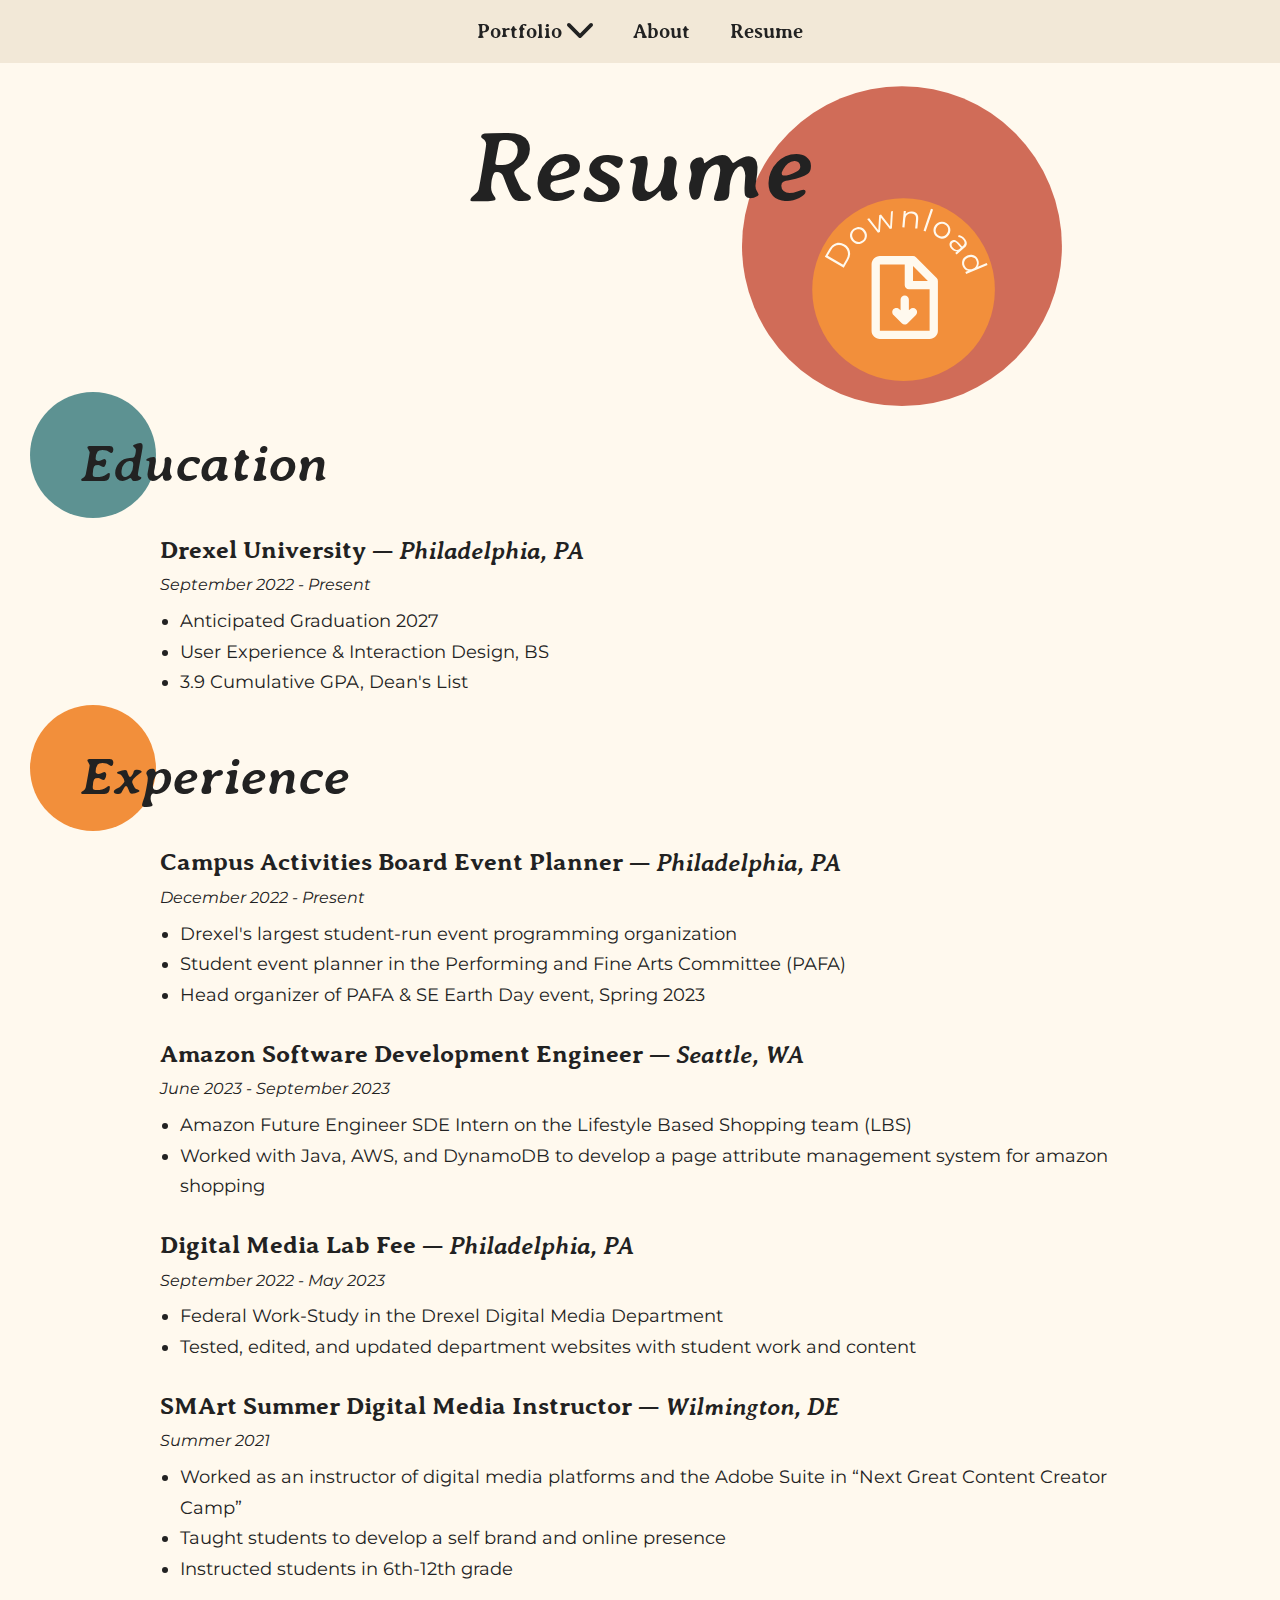
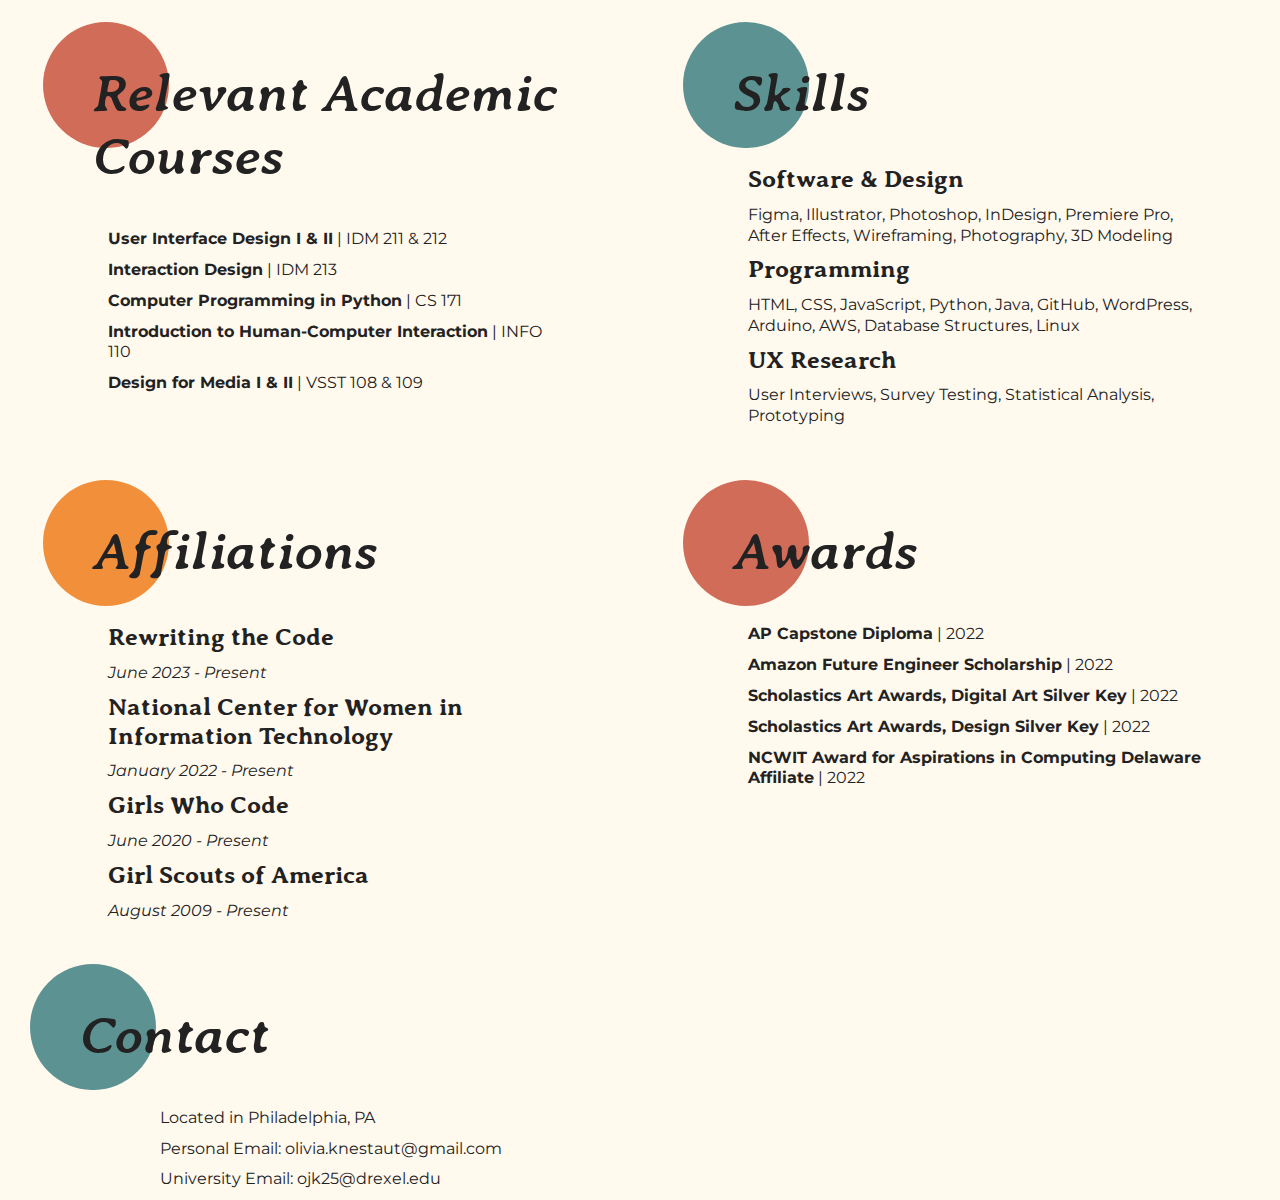
<file: resume.html>
<!DOCTYPE html>
<html lang="en">
<head>
    <meta charset="UTF-8">
    <meta name="viewport" content="width=device-width, initial-scale=1.0">
    <link rel="stylesheet" href="css/styles.css" />
    <link rel="stylesheet" href="css/normalize.css" />
    <link rel="stylesheet" href="css/navigation.css">
    <title>Resume</title>
</head>
<body>
    <header>

        <nav class="menu">
            <label for="tm" id="toggle-menu"><img class="drop-icon hamburger-bars" src="images/home/Hamburger-Bars.svg" alt=""></label>
            <input type="checkbox" id="tm">
            <ul class="main-menu">
                <li class="nav-link">
                    <label title="Toggle Drop-down" class="drop-icon" for="sm1">
                        <img class="drop-icon up-arrow" src="images/Up-Arrow.svg" alt="">
                    </label>
                    <a href="index.html">Portfolio 
                        <span class="drop-icon"><img class="drop-icon up-arrow" src="images/Up-Arrow.svg" alt="Arrow to Open Dropdown"></span>
                    </a>
                <input type="checkbox" id="sm1">
                <ul class="sub-menu">
                    <li class="nav-link">
                        <label title="Toggle Drop-down" class="drop-icon" for="sm2">
                            <img class="drop-icon up-arrow" src="images/Up-Arrow.svg" alt="Arrow to Open Dropdown">
                        </label>
                        <a href="case-studies.html">Case Studies
                            <span class="drop-icon"><img class="drop-icon up-arrow" src="images/Up-Arrow.svg" alt="Arrow to Open Dropdown"></span>
                        </a>
                    <input type="checkbox" id="sm2">
                    <ul class="sub-menu sub-menu2">
                        <li class="nav-link">
                            <svg class="nav-dot grey-blue" viewBox="0 0 50 50" fill="none">
                                <circle cx="24.75" cy="24.75" r="24.75"/>
                            </svg>
                            <a href="tessera.html">Tessera</a>
                        </li>
                        <li class="nav-link nav-link-adjust">
                            <svg class="nav-dot rust-red" viewBox="0 0 50 50" fill="none">
                                <circle cx="24.75" cy="24.75" r="24.75"/>
                            </svg>
                            <a href="riverfront-wilmington.html">Riverfront<br>Wilmington</a>
                        </li>
                        <li class="nav-link">
                            <svg class="nav-dot light-orange" viewBox="0 0 50 50" fill="none">
                                <circle cx="24.75" cy="24.75" r="24.75"/>
                            </svg>
                            <a href="best-fronds.html">Best Fronds</a>
                        </li>
                    </ul>
                    <span class="expand-dot2 light-orange"></span>
                    <span class="expand-dot-longer rust-red"></span>
    
                    </li>
                    <li class="nav-link nav-link-adjust2">
                        <svg class="nav-dot grey-blue" viewBox="0 0 50 50" fill="none">
                            <circle cx="24.75" cy="24.75" r="24.75"/>
                        </svg>
                        <a href="photography.html">Photography</a>
                    </li>
                    <li class="nav-link">
                        <svg class="nav-dot rust-red" viewBox="0 0 50 50" fill="none">
                            <circle cx="24.75" cy="24.75" r="24.75"/>
                        </svg>
                        <a href="design-and-media.html">Design & Media</a>
                    </li>
                </ul>
                <span class="expand-dot rust-red"></span>
    
                </li>
                <li class="nav-link">
                    <svg class="nav-dot grey-blue" viewBox="0 0 50 50" fill="none">
                        <circle cx="24.75" cy="24.75" r="24.75"/>
                    </svg>
                    <a href="about.html">About</a>
                </li>
                <li class="nav-link"><svg class="nav-dot light-orange" viewBox="0 0 50 50" fill="none">
                    <circle cx="24.75" cy="24.75" r="24.75"/>
                </svg>
                <a href="resume.html">Resume</a>
            </li>
            </ul> 
        </nav>

        <div class="center resume-header">
            <h2>Resume</h2>
            <img class="black-to-rust-red resume-dot" src="images/Edge-Circle.svg" alt="">
            <svg class="resume-dot-2" viewBox="0 0 239 240" fill="none">
                <circle class="rust-red" cx="119.47" cy="119.594" r="119.47"/>
            </svg>
            <a href="files/OK_Resume_2-24.pdf" target="_blank"><img class="download-button" src="images/resume/Download_Button.svg" alt="Button to download copy of resume"></a>
        </div>

    </header>

    <main id="resume">

        <section id="education">
            <div class="page-title">
                <h3 class="sub-header-left">Education</h3>
                <img class="black-to-grey-blue med-dot" src="images/Edge-Circle.svg" alt="">
                <svg class="body-dot" viewBox="0 0 239 240" fill="none">
                    <circle class="grey-blue" cx="119.47" cy="119.594" r="119.47"/>
                </svg>
            </div>
            <div class="resume-item">
                <h5>Drexel University — <span class="italic">Philadelphia, PA</span></h5>
                <p><span class="italic">September 2022 - Present</span></p>
                <ul>
                    <li>Anticipated Graduation 2027</li>
                    <li>User Experience & Interaction Design, BS</li>
                    <li>3.9 Cumulative GPA, Dean's List</li>
                </ul>
            </div>
        </section>

        <section id="experience">
            <div class="page-title">
                <h3 class="sub-header-left">Experience</h3>
                <img class="black-to-light-orange med-dot" src="images/Edge-Circle.svg" alt="">
                <svg class="body-dot" viewBox="0 0 239 240" fill="none">
                    <circle class="light-orange" cx="119.47" cy="119.594" r="119.47"/>
                </svg>
            </div>
            <div class="resume-item">
                <h5>Campus Activities Board Event Planner — <span class="italic">Philadelphia, PA</span></h5>
                <p><span class="italic">December 2022 - Present</span></p>
                <ul>
                    <li>Drexel's largest student-run event programming organization</li>
                    <li>Student event planner in the Performing and Fine Arts Committee (PAFA)</li>
                    <li>Head organizer of PAFA & SE Earth Day event, Spring 2023</li>
                </ul>
            </div>
            <div class="resume-item">
                <h5>Amazon Software Development Engineer — <span class="italic">Seattle, WA</span></h5>
                <p><span class="italic">June 2023 - September 2023</span></p>
                <ul>
                    <li>Amazon Future Engineer SDE Intern on the Lifestyle Based Shopping team (LBS)</li>
                    <li>Worked with Java, AWS, and DynamoDB to develop a page attribute management system for amazon shopping</li>
                </ul>
            </div>
            <div class="resume-item">
                <h5>Digital Media Lab Fee — <span class="italic">Philadelphia, PA</span></h5>
                <p><span class="italic">September 2022 - May 2023</span></p>
                <ul>
                    <li>Federal Work-Study in the Drexel Digital Media Department</li>
                    <li>Tested, edited, and updated department websites with student work and content</li>
                </ul>
            </div>
            <div class="resume-item">
                <h5>SMArt Summer Digital Media Instructor — <span class="italic">Wilmington, DE</span></h5>
                <p><span class="italic">Summer 2021</span></p>
                <ul>
                    <li>Worked as an instructor of digital media platforms and the Adobe Suite in “Next Great Content Creator Camp”</li>
                    <li>Taught students to develop a self brand and online presence</li>
                    <li>Instructed students in 6th-12th grade</li>
                </ul>
            </div>
        </section>

        <div class="desktop-grid">
            <section id="academic-courses">
                <div class="page-title">
                    <h3 class="sub-header-left">Relevant Academic Courses</h3>
                    <img class="black-to-rust-red med-dot" src="images/Edge-Circle.svg" alt="">
                    <svg class="body-dot" viewBox="0 0 239 240" fill="none">
                        <circle class="rust-red" cx="119.47" cy="119.594" r="119.47"/>
                    </svg>
                </div>
                <div>
                    <p><span class="bold">User Interface Design I & II</span> | IDM 211 & 212</p>
                    <p><span class="bold">Interaction Design</span> | IDM 213</p>
                    <p><span class="bold">Computer Programming in Python</span> | CS 171</p>
                    <p><span class="bold">Introduction to Human-Computer Interaction</span> | INFO 110</p>
                    <p><span class="bold">Design for Media I & II</span> | VSST 108 & 109</p>
                </div>
            </section>
            <section id="resume-skills">
                <div class="page-title">
                    <h3 class="sub-header-left">Skills</h3>
                    <img class="black-to-grey-blue med-dot" src="images/Edge-Circle.svg" alt="">
                    <svg class="body-dot" viewBox="0 0 239 240" fill="none">
                        <circle class="grey-blue" cx="119.47" cy="119.594" r="119.47"/>
                    </svg>
                </div>
                <div>
                    <div>
                        <h5>Software & Design</h5>
                        <p>Figma,  Illustrator, Photoshop, InDesign, Premiere Pro, After Effects,  Wireframing, Photography, 3D Modeling</p>
                    </div>
                    <div>
                        <h5>Programming</h5>
                        <p>HTML, CSS, JavaScript, Python, Java, GitHub, WordPress, Arduino, AWS, Database Structures, Linux</p>
                    </div>
                    <div>
                        <h5>UX Research</h5>
                        <p>User Interviews, Survey Testing, Statistical Analysis, Prototyping</p>
                    </div>
                </div>
            </section>
            <section id="affiliations">
                <div class="page-title">
                    <h3 class="sub-header-left">Affiliations</h3>
                    <img class="black-to-light-orange med-dot" src="images/Edge-Circle.svg" alt="">
                    <svg class="body-dot" viewBox="0 0 239 240" fill="none">
                        <circle class="light-orange" cx="119.47" cy="119.594" r="119.47"/>
                    </svg>
                </div>
                <div>
                    <div>
                        <h5>Rewriting the Code</h5>
                        <p><span class="italic">June 2023 - Present</span></p>
                    </div>
                    <div>
                        <h5>National Center for Women in Information Technology</h5>
                        <p><span class="italic">January 2022 - Present</span></p>
                    </div>
                    <div>
                        <h5>Girls Who Code</h5>
                        <p><span class="italic">June 2020 - Present</span></p>
                    </div>
                    <div>
                        <h5>Girl Scouts of America</h5>
                        <p><span class="italic">August 2009 - Present</span></p>
                    </div>
                </div>
            </section>
            <section id="awards">
                <div class="page-title">
                    <h3 class="sub-header-left">Awards</h3>
                    <img class="black-to-rust-red med-dot" src="images/Edge-Circle.svg" alt="">
                    <svg class="body-dot" viewBox="0 0 239 240" fill="none">
                        <circle class="rust-red" cx="119.47" cy="119.594" r="119.47"/>
                    </svg>
                </div>
                <div>
                    <p><span class="bold">AP Capstone Diploma</span> | 2022</p>
                    <p><span class="bold">Amazon Future Engineer Scholarship</span> | 2022</p>
                    <p><span class="bold">Scholastics Art Awards, Digital Art Silver Key</span> | 2022</p>
                    <p><span class="bold">Scholastics Art Awards, Design Silver Key</span> | 2022</p>
                    <p><span class="bold">NCWIT Award for Aspirations in Computing Delaware Affiliate</span> | 2022</p>
                </div>
            </section>
        </div>

        <section id="contact">
            <div class="page-title">
                <h3 class="sub-header-left">Contact</h3>
                <img class="black-to-grey-blue med-dot" src="images/Edge-Circle.svg" alt="">
                <svg class="body-dot" viewBox="0 0 239 240" fill="none">
                    <circle class="grey-blue" cx="119.47" cy="119.594" r="119.47"/>
                </svg>
            </div>
            <div>
                <p>Located in Philadelphia, PA</p>
                <p>Personal Email: olivia.knestaut@gmail.com</p>
                <p>University Email: ojk25@drexel.edu</p>
            </div>
        </section>
        
    </main>
</body>
</html>
</file>
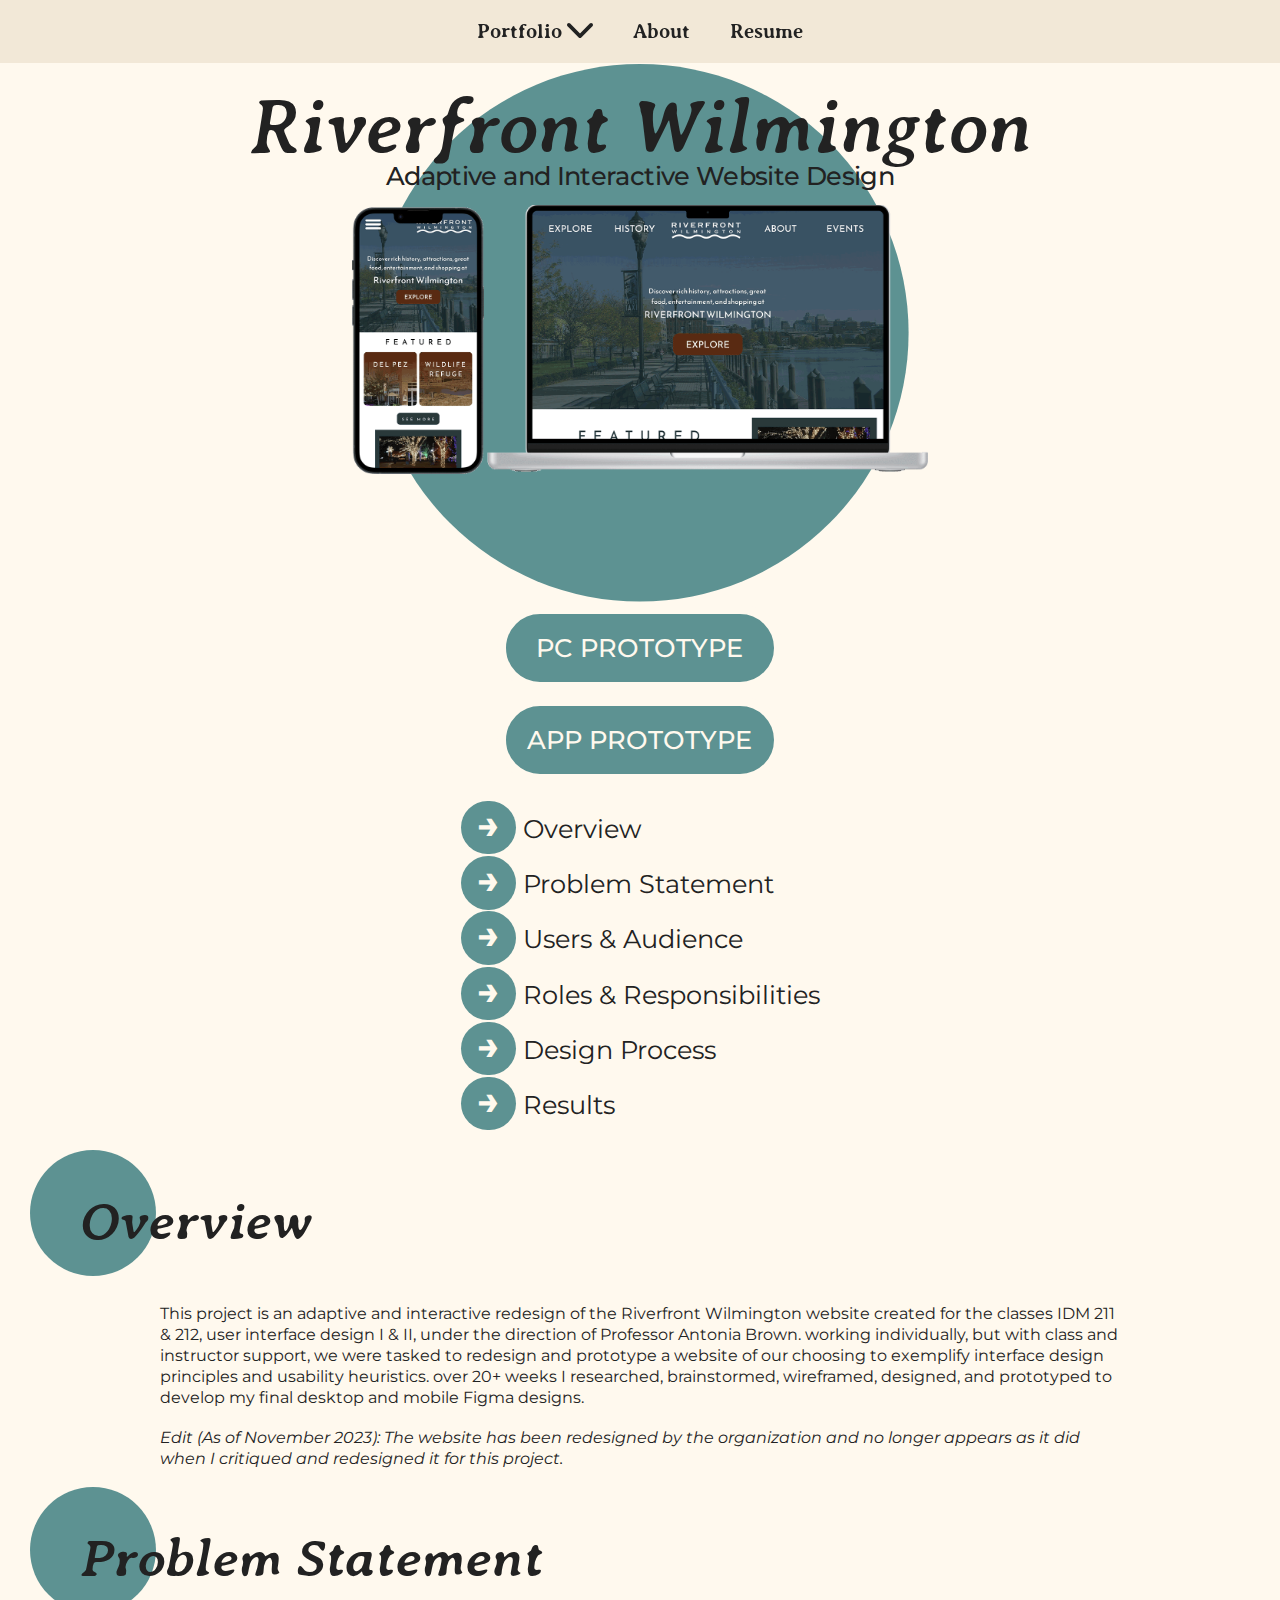
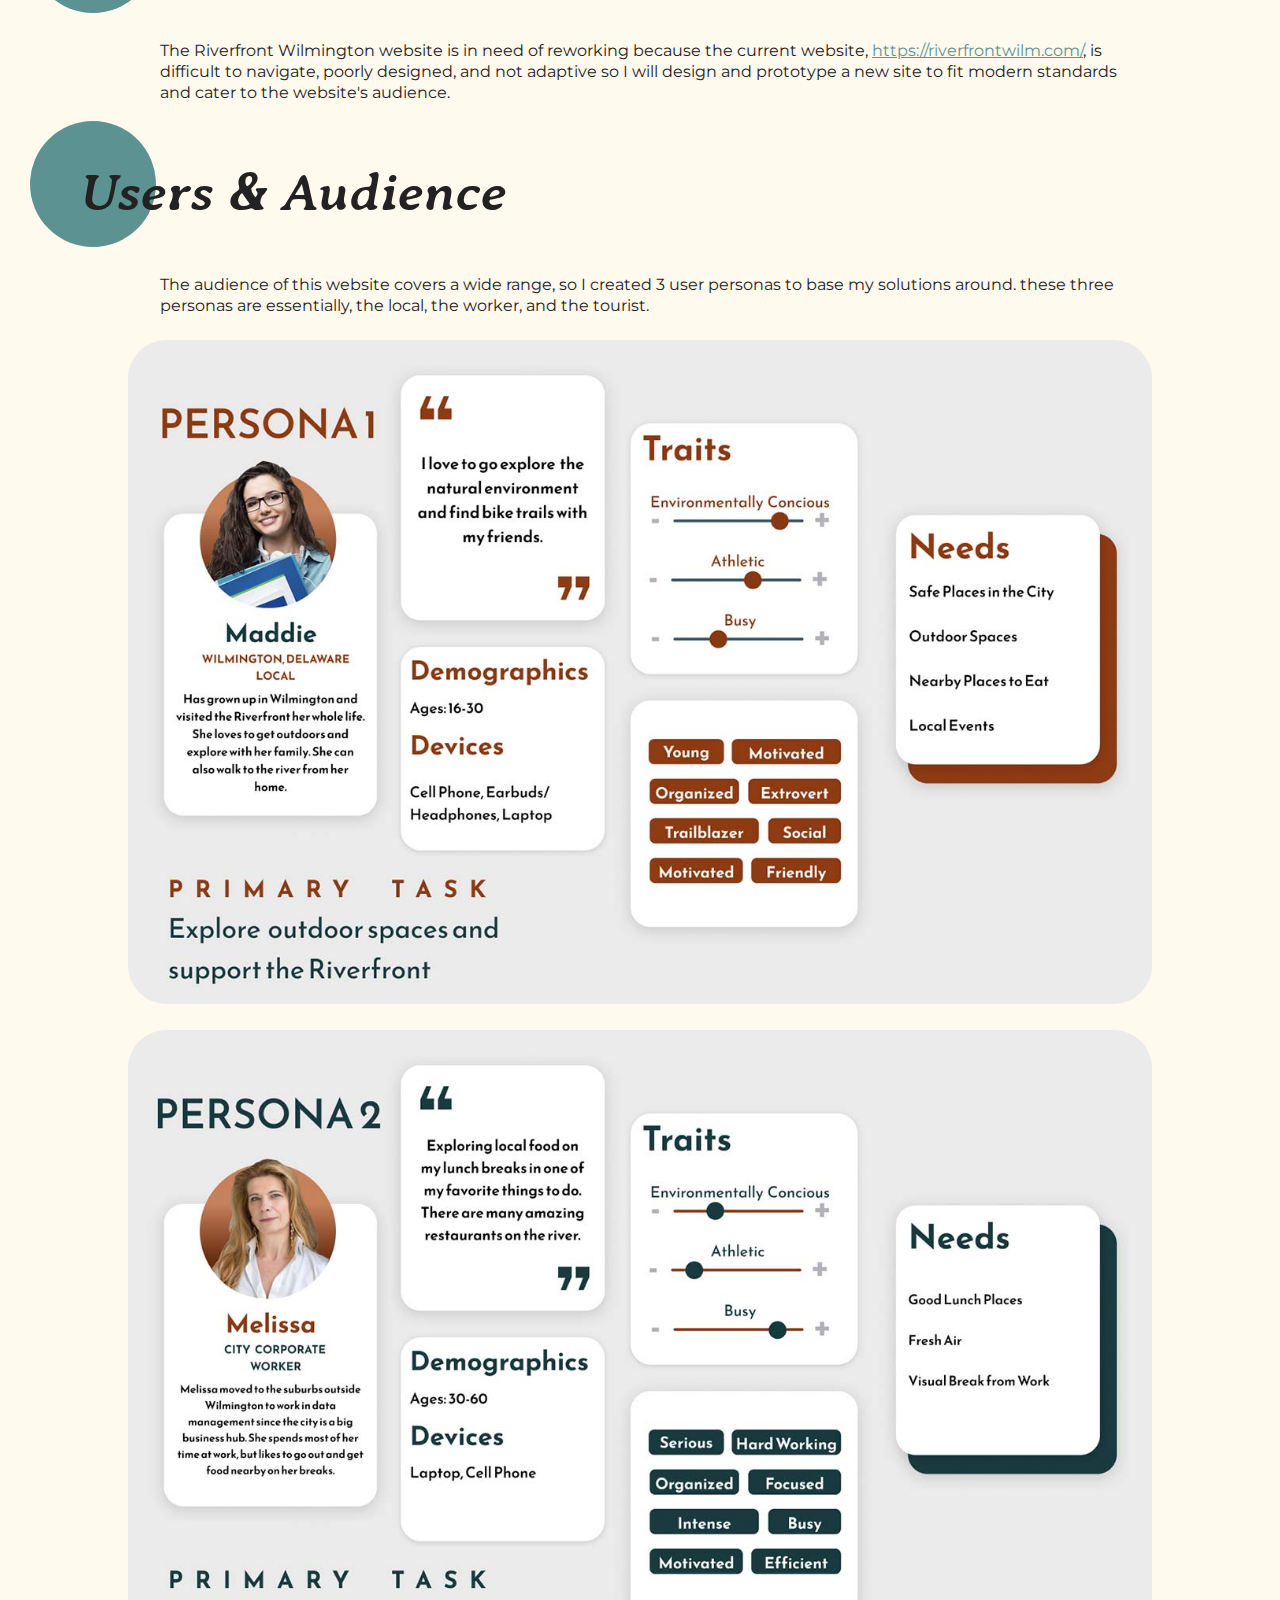
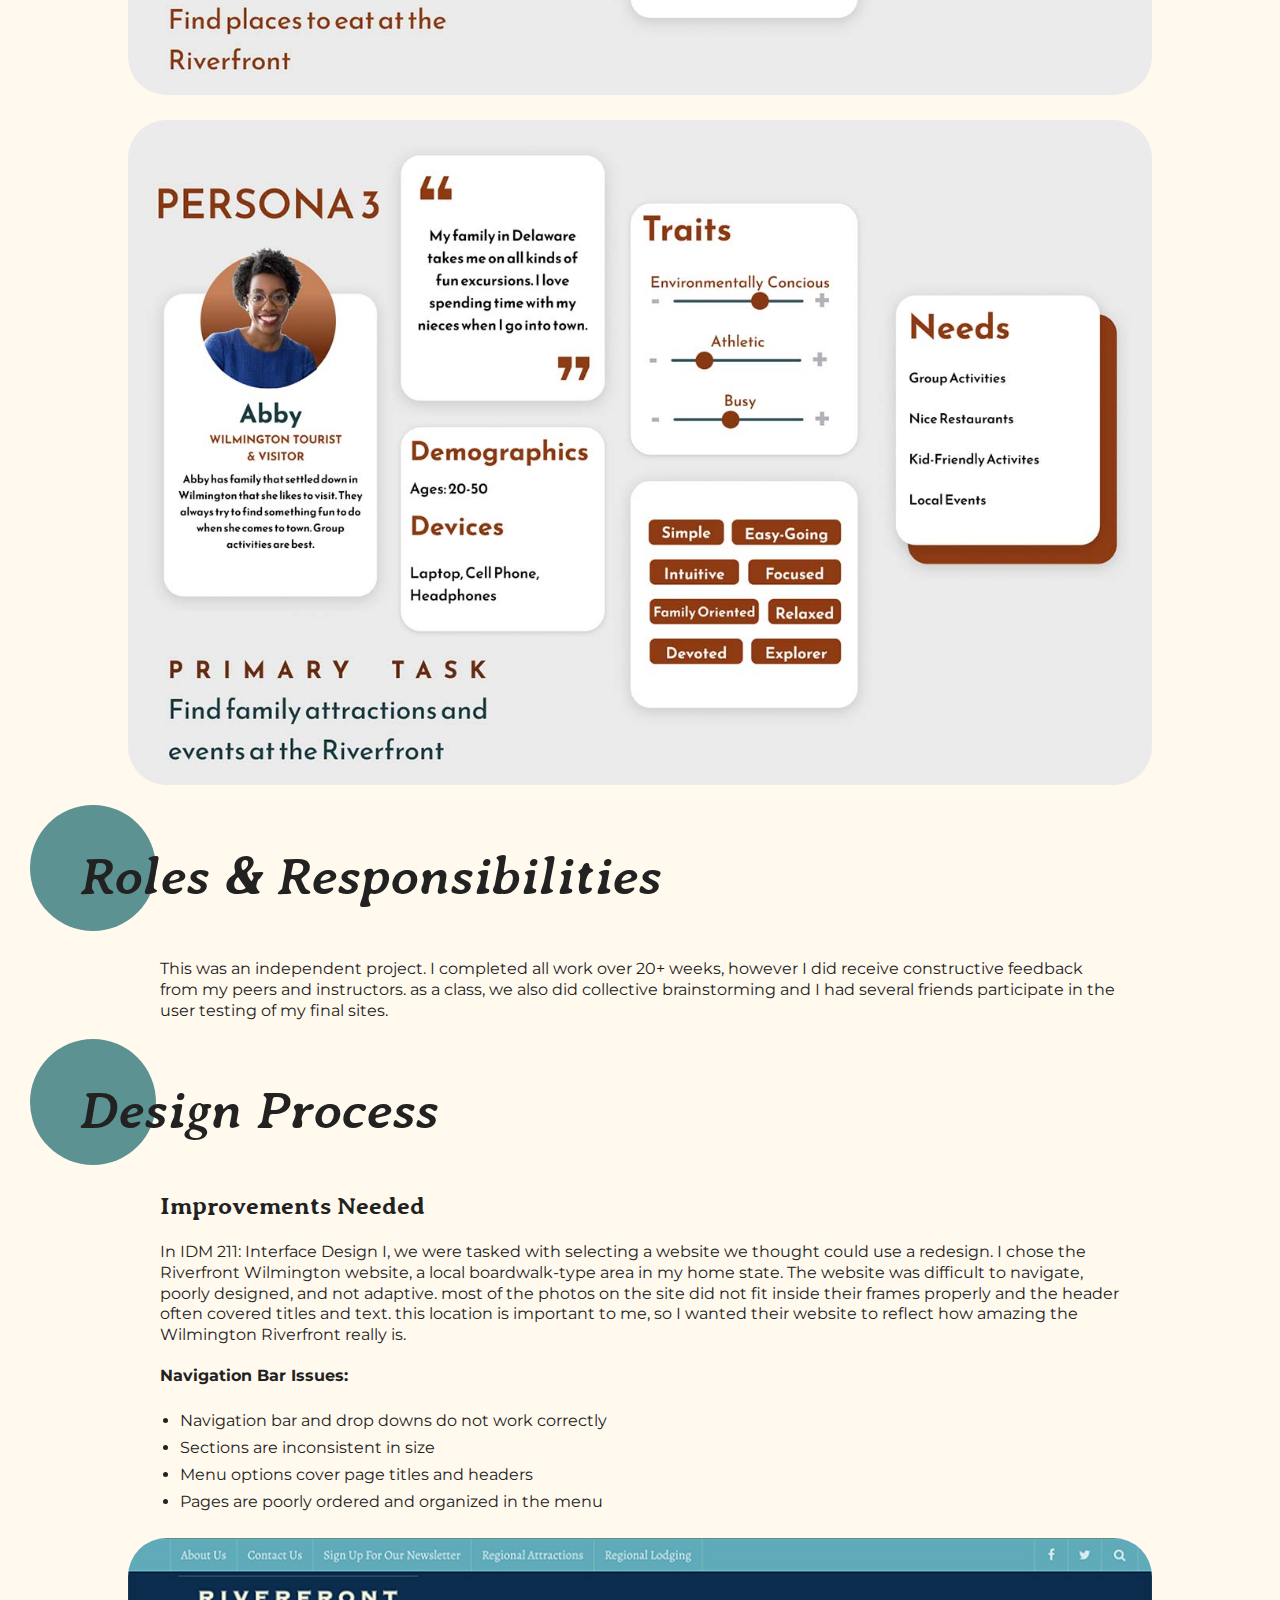
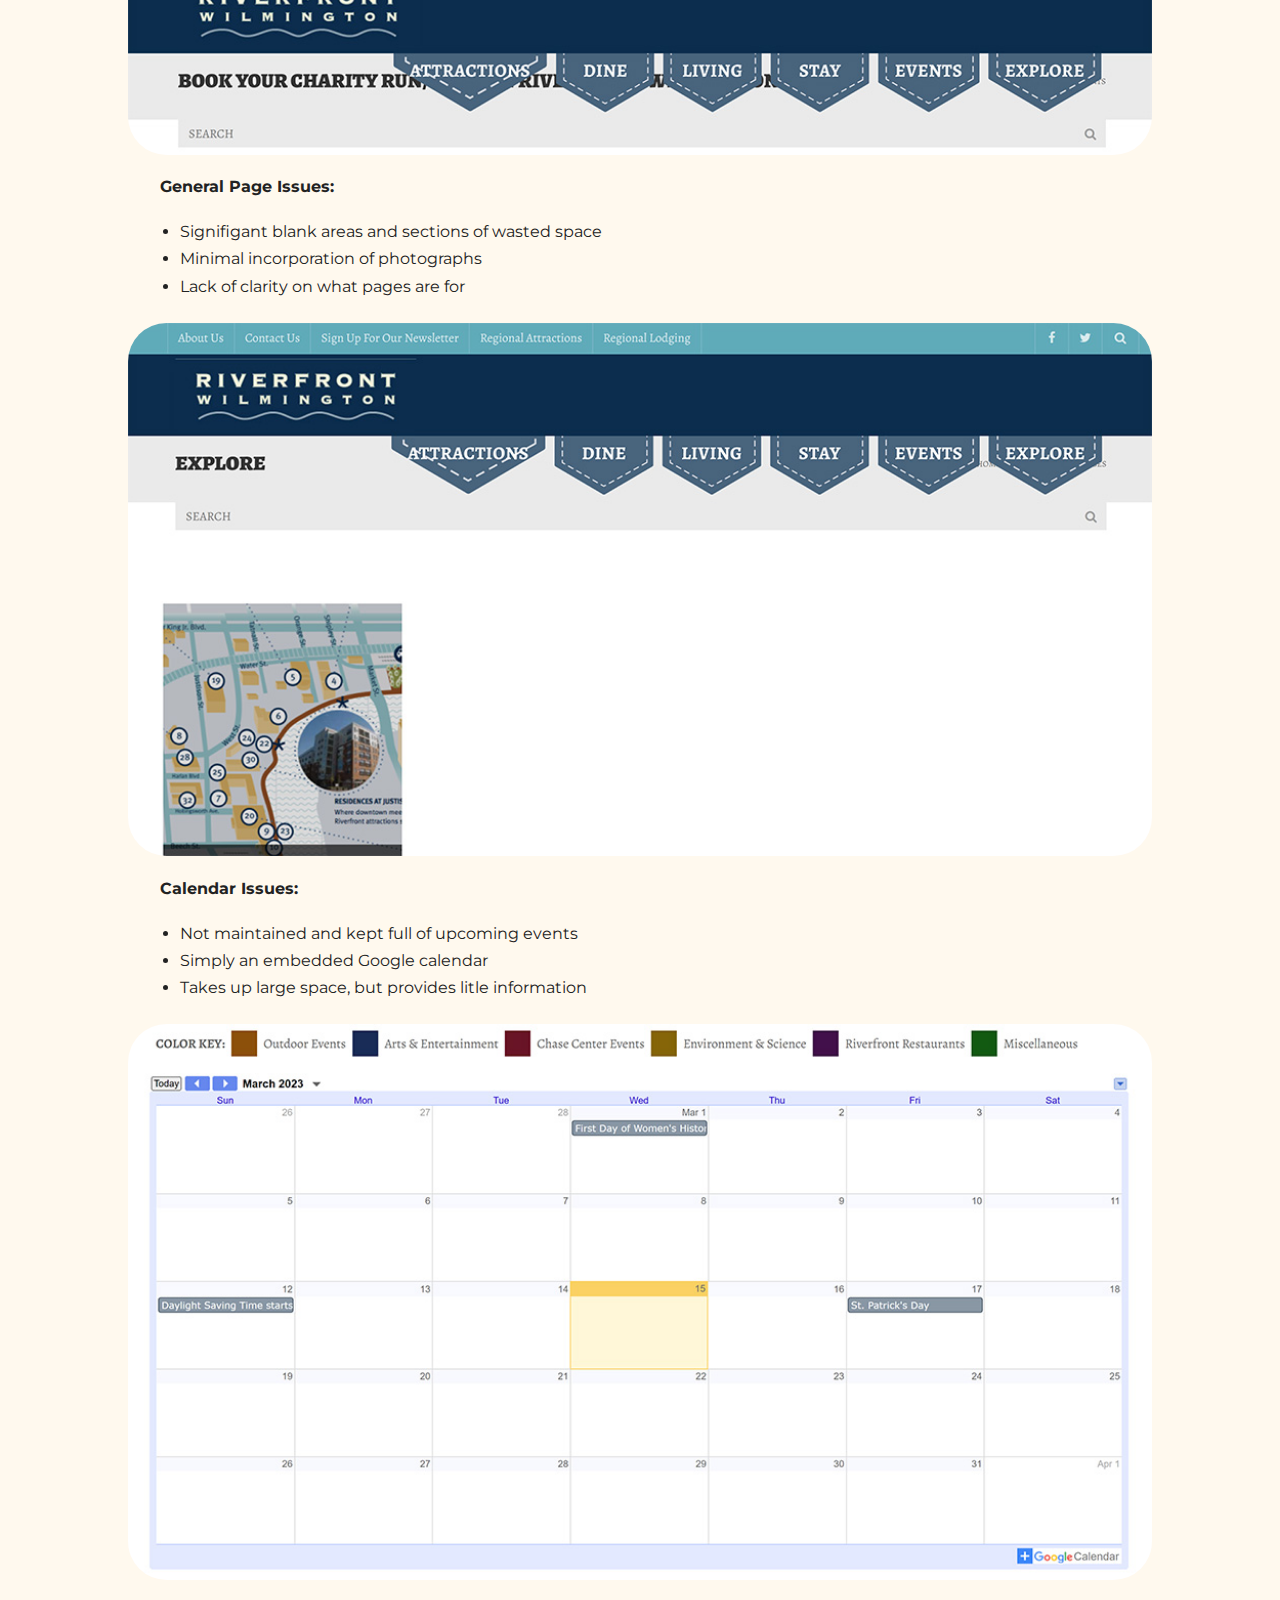
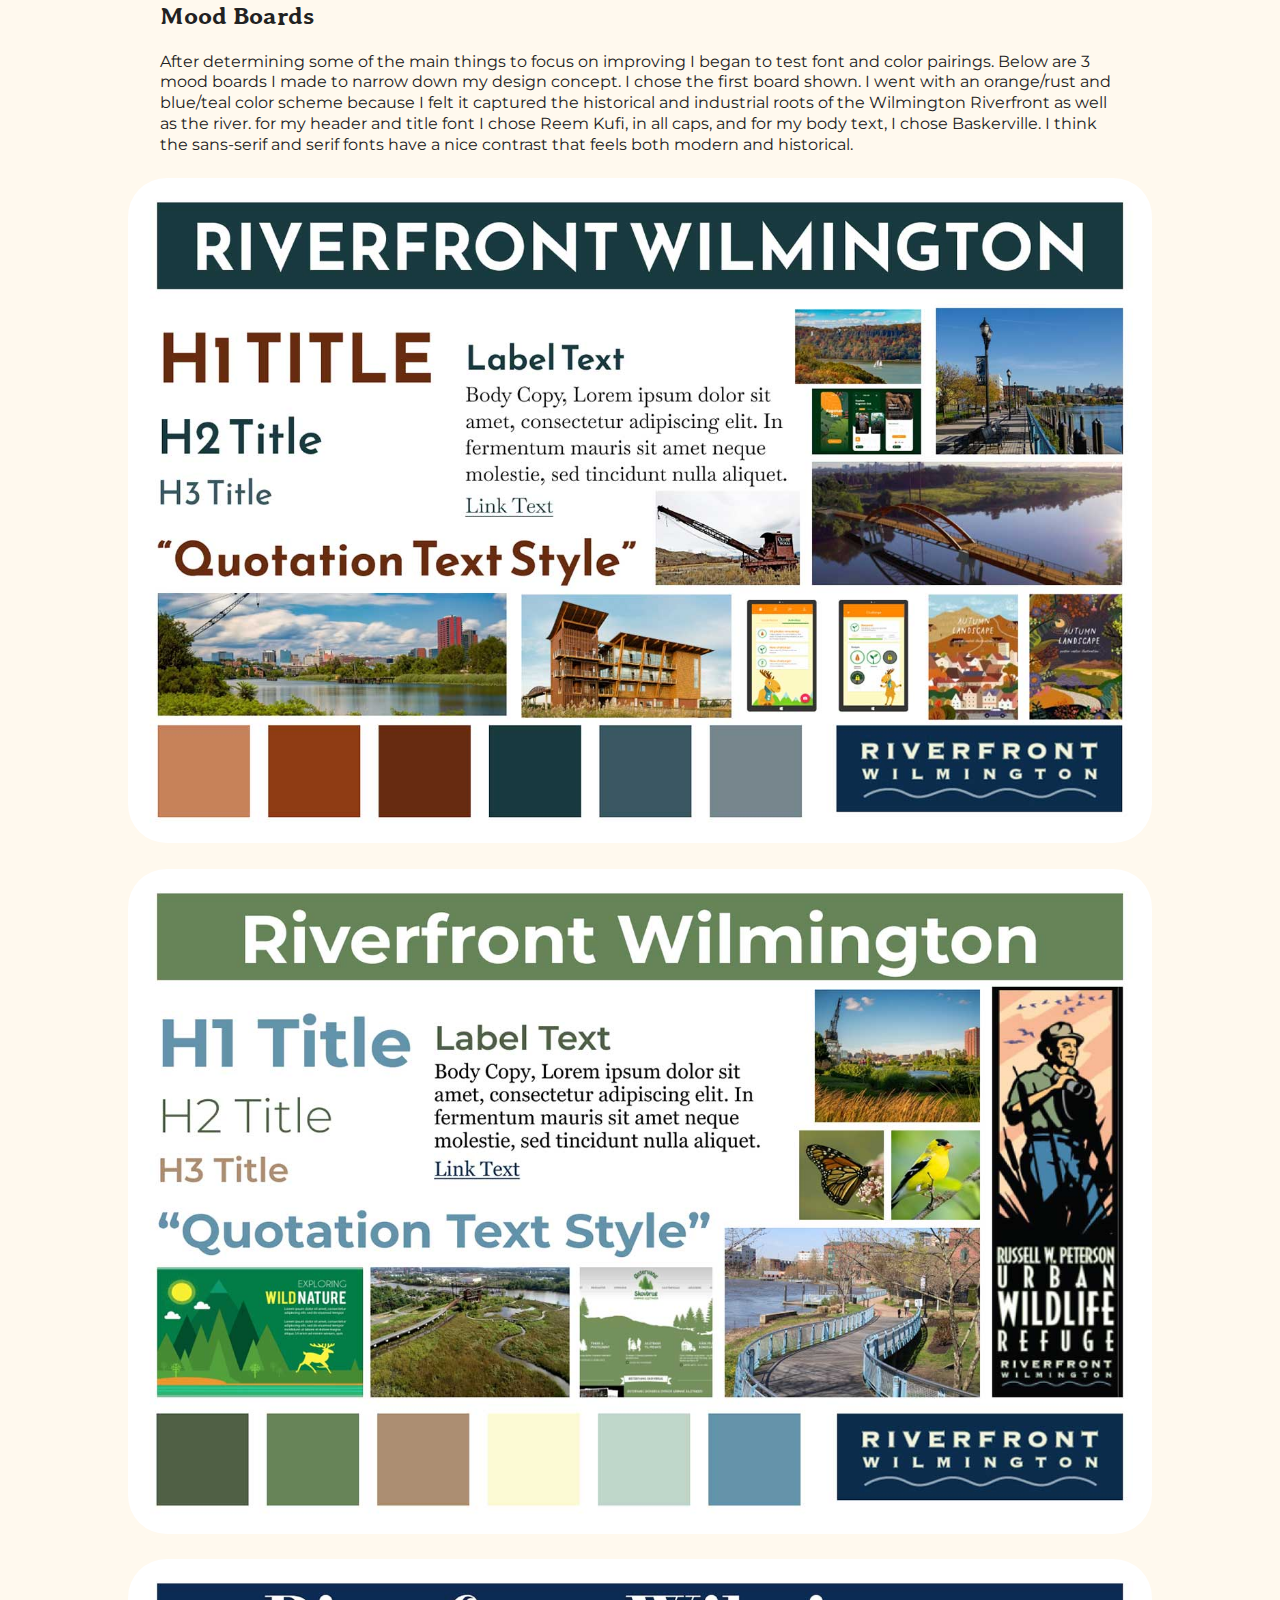
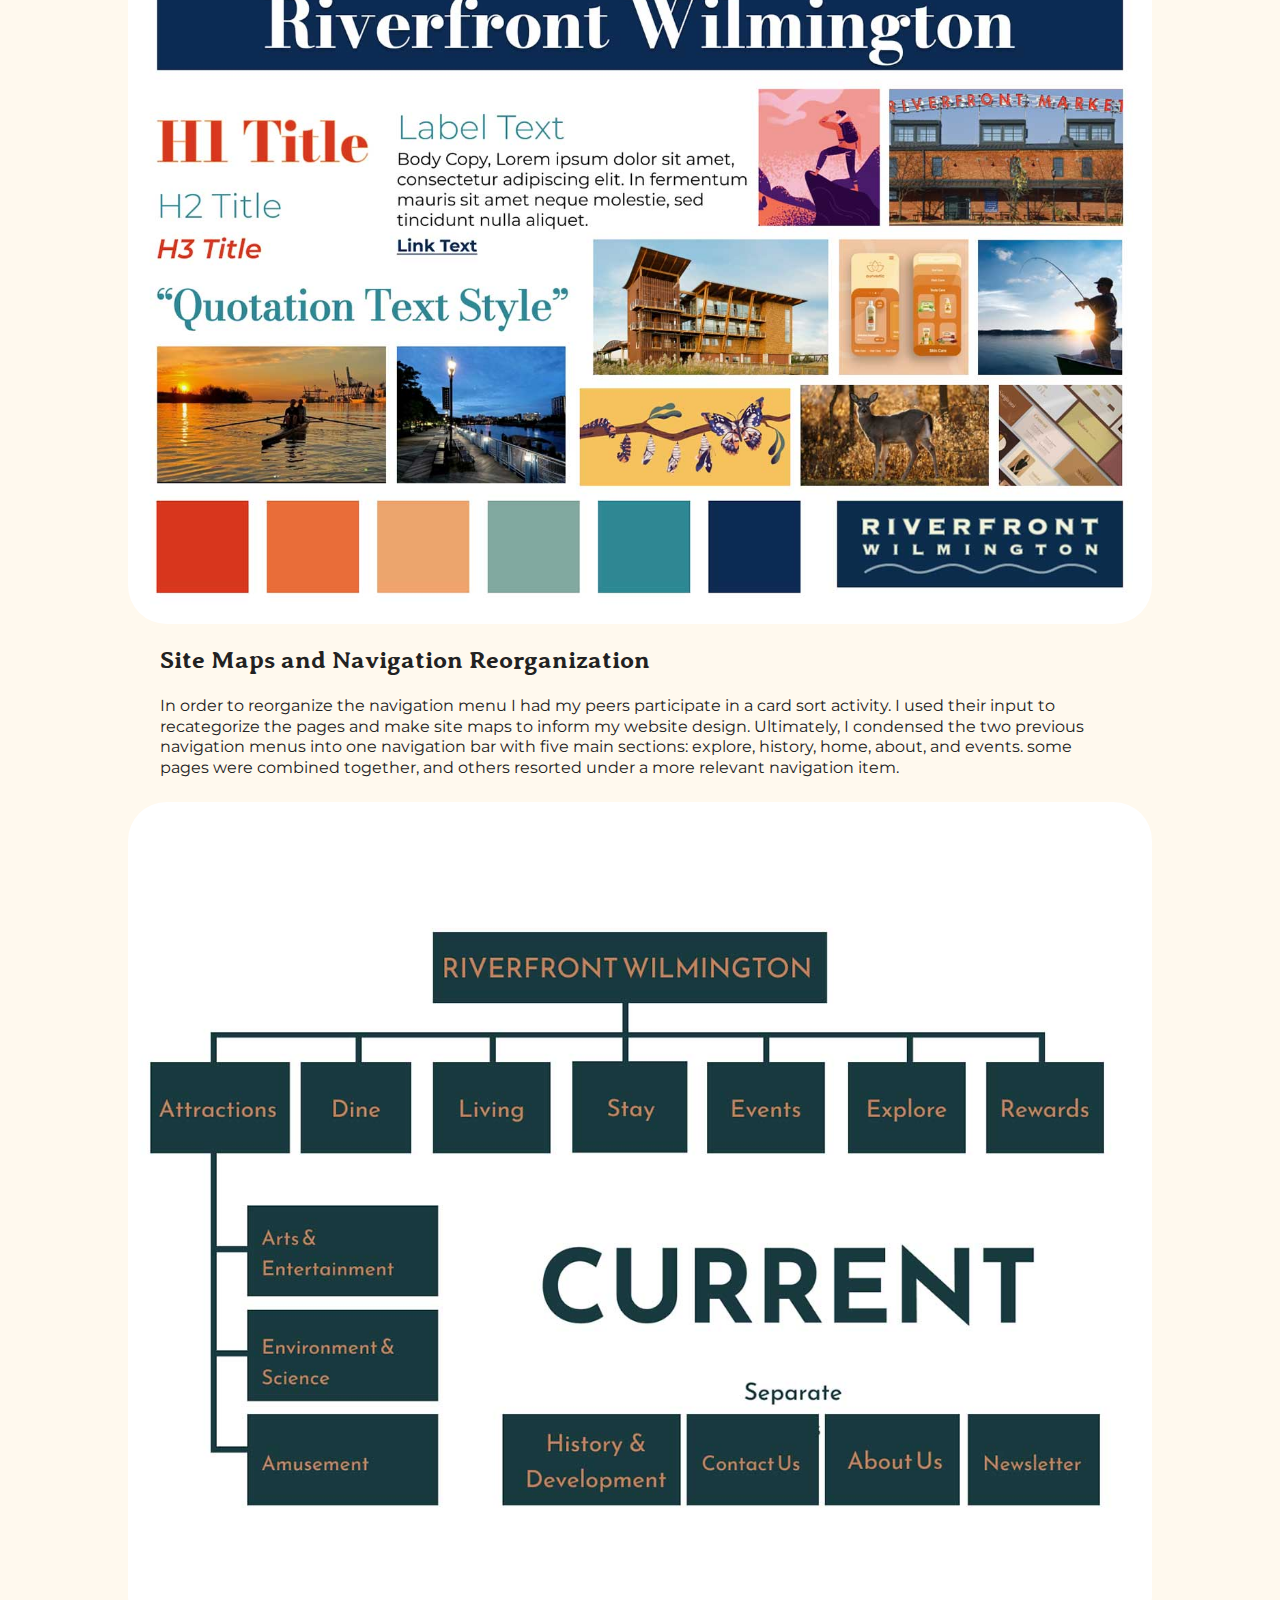
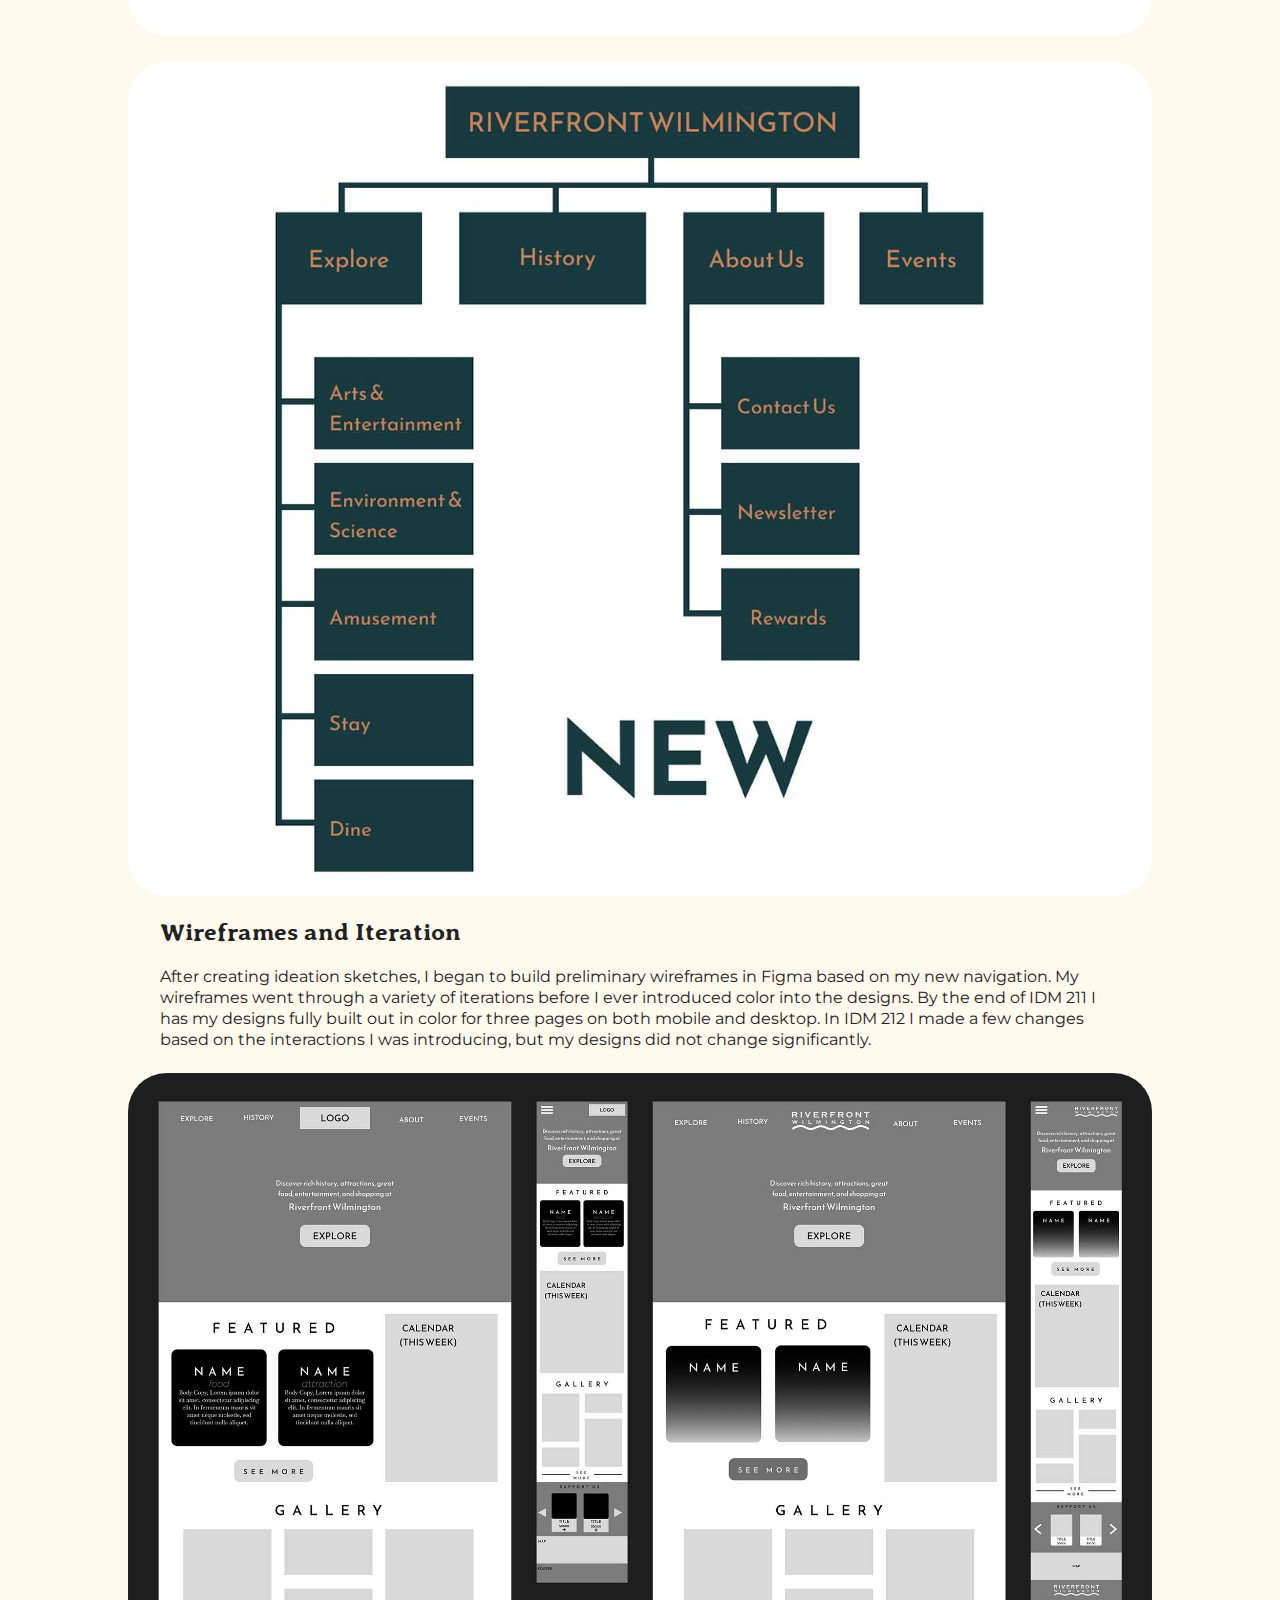
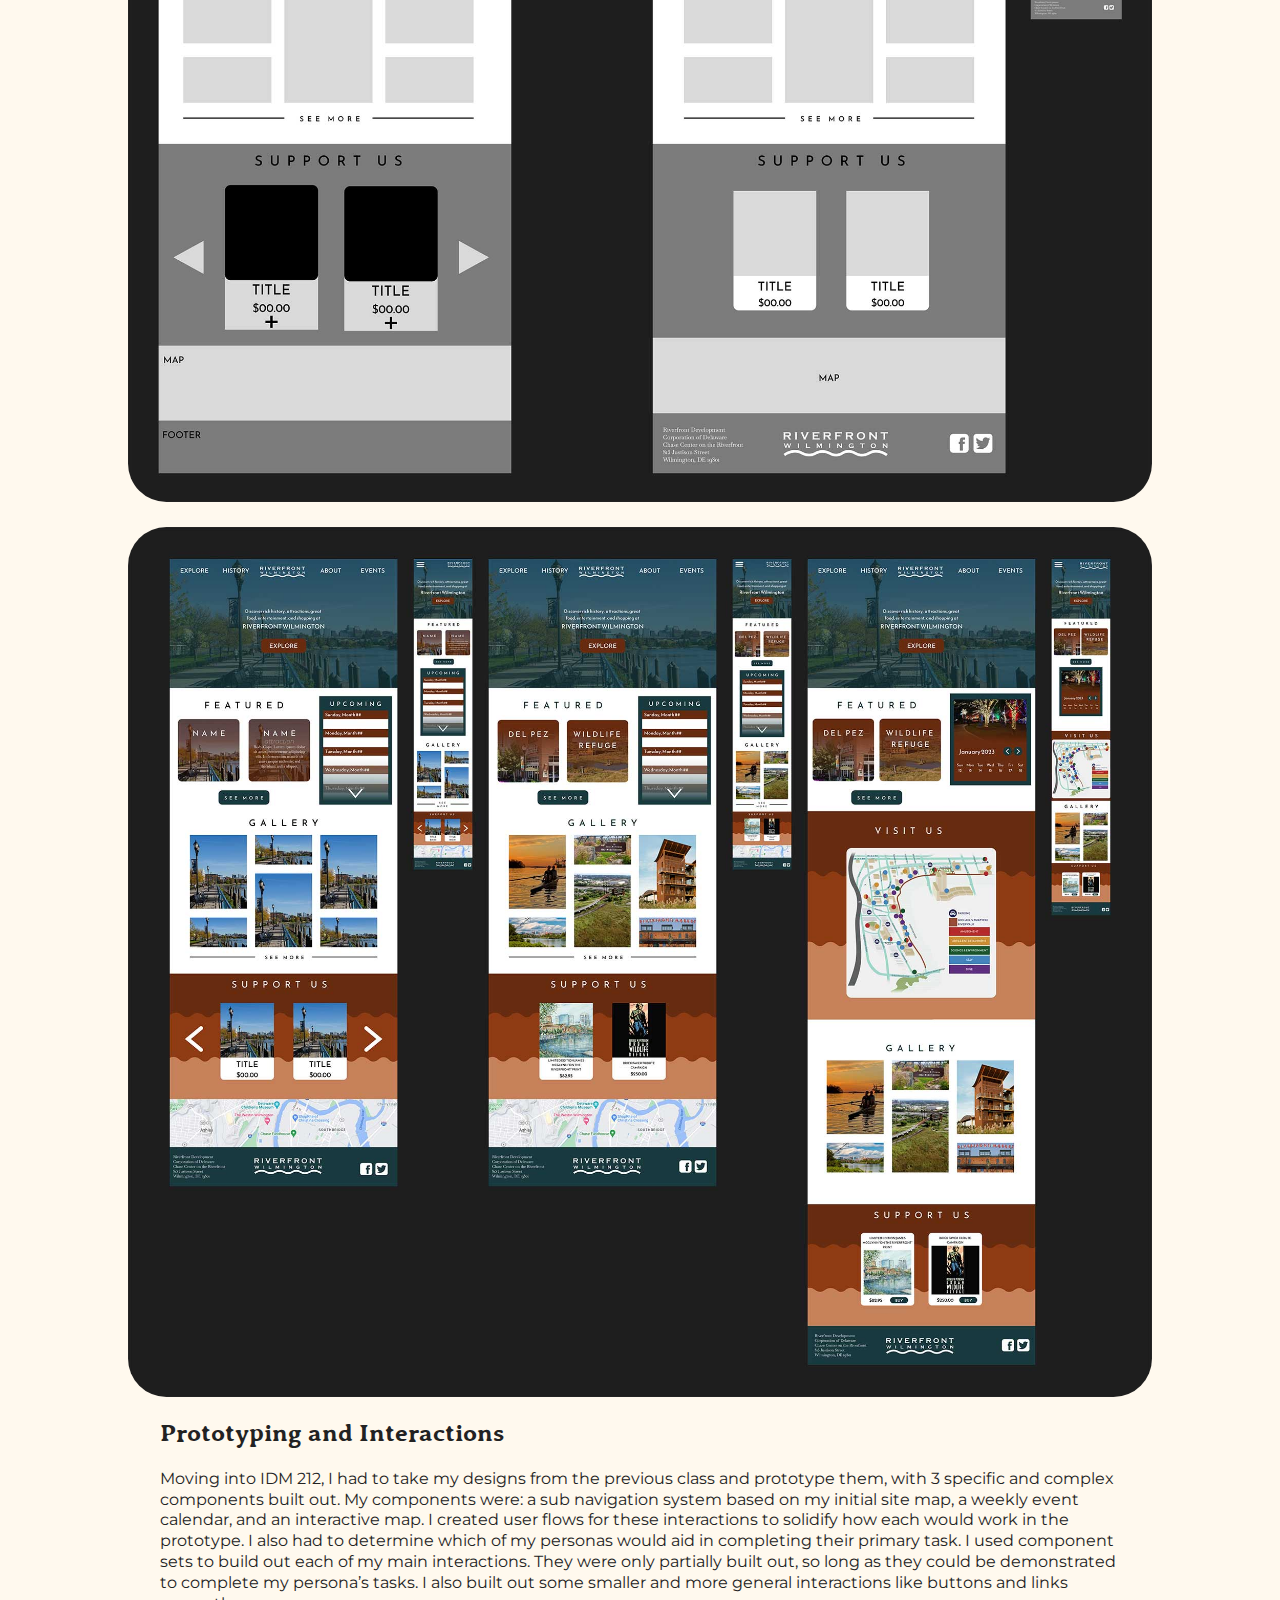
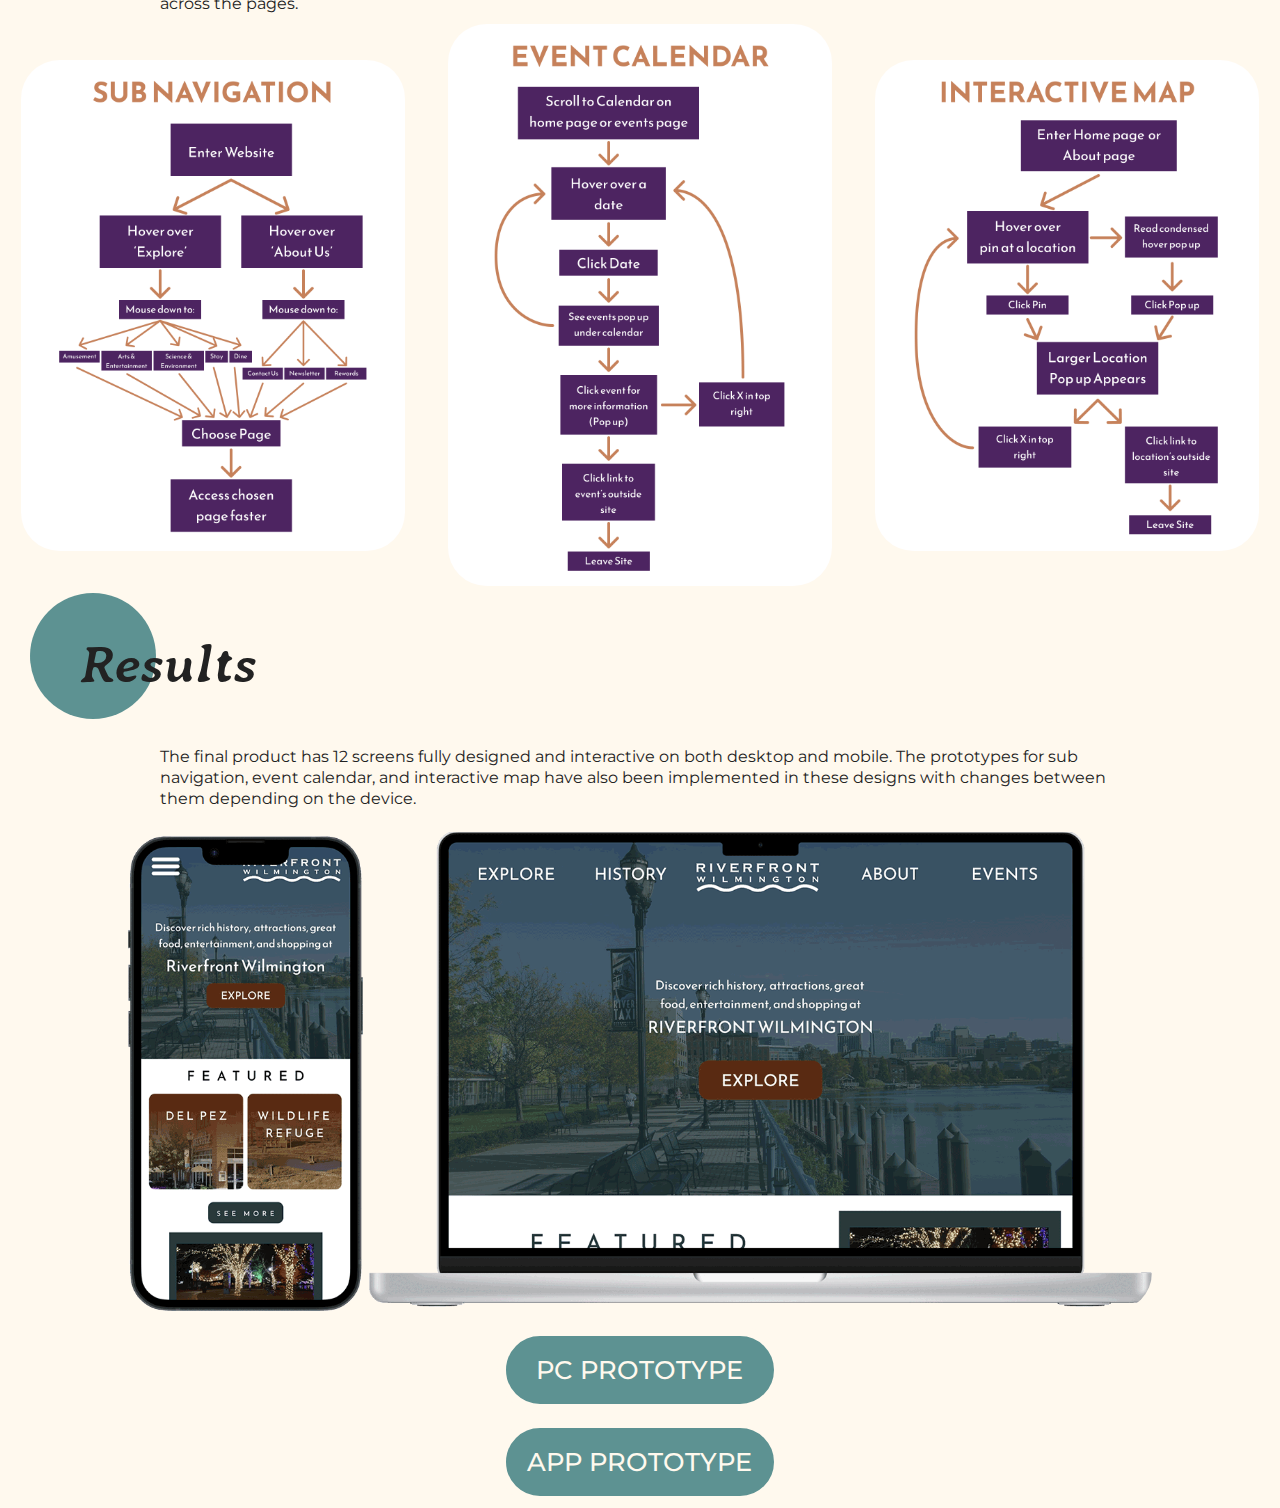
<file: riverfront-wilmington.html>
<!DOCTYPE html>
<html lang="en">
<head>
    <meta charset="UTF-8">
    <meta name="viewport" content="width=device-width, initial-scale=1.0">
    <link rel="stylesheet" href="css/styles.css" />
    <link rel="stylesheet" href="css/normalize.css" />
    <link rel="stylesheet" href="css/navigation.css">
    <title>Riverfront Wilmington Case Study</title>
</head>
<body>
    <header>
        <nav class="menu">
            <label for="tm" id="toggle-menu"><img class="drop-icon hamburger-bars" src="images/home/Hamburger-Bars.svg" alt=""></label>
            <input type="checkbox" id="tm">
            <ul class="main-menu">
                <li class="nav-link">
                    <label title="Toggle Drop-down" class="drop-icon" for="sm1">
                        <img class="drop-icon up-arrow" src="images/Up-Arrow.svg" alt="">
                    </label>
                    <a href="index.html">Portfolio 
                        <span class="drop-icon"><img class="drop-icon up-arrow" src="images/Up-Arrow.svg" alt="Arrow to Open Dropdown"></span>
                    </a>
                <input type="checkbox" id="sm1">
                <ul class="sub-menu">
                    <li class="nav-link">
                        <label title="Toggle Drop-down" class="drop-icon" for="sm2">
                            <img class="drop-icon up-arrow" src="images/Up-Arrow.svg" alt="Arrow to Open Dropdown">
                        </label>
                        <a href="case-studies.html">Case Studies
                            <span class="drop-icon"><img class="drop-icon up-arrow" src="images/Up-Arrow.svg" alt="Arrow to Open Dropdown"></span>
                        </a>
                    <input type="checkbox" id="sm2">
                    <ul class="sub-menu sub-menu2">
                        <li class="nav-link">
                            <svg class="nav-dot grey-blue" viewBox="0 0 50 50" fill="none">
                                <circle cx="24.75" cy="24.75" r="24.75"/>
                            </svg>
                            <a href="tessera.html">Tessera</a>
                        </li>
                        <li class="nav-link nav-link-adjust">
                            <svg class="nav-dot rust-red" viewBox="0 0 50 50" fill="none">
                                <circle cx="24.75" cy="24.75" r="24.75"/>
                            </svg>
                            <a href="riverfront-wilmington.html">Riverfront<br>Wilmington</a>
                        </li>
                        <li class="nav-link">
                            <svg class="nav-dot light-orange" viewBox="0 0 50 50" fill="none">
                                <circle cx="24.75" cy="24.75" r="24.75"/>
                            </svg>
                            <a href="best-fronds.html">Best Fronds</a>
                        </li>
                    </ul>
                    <span class="expand-dot2 light-orange"></span>
                    <span class="expand-dot-longer rust-red"></span>
    
                    </li>
                    <li class="nav-link nav-link-adjust2">
                        <svg class="nav-dot grey-blue" viewBox="0 0 50 50" fill="none">
                            <circle cx="24.75" cy="24.75" r="24.75"/>
                        </svg>
                        <a href="photography.html">Photography</a>
                    </li>
                    <li class="nav-link">
                        <svg class="nav-dot rust-red" viewBox="0 0 50 50" fill="none">
                            <circle cx="24.75" cy="24.75" r="24.75"/>
                        </svg>
                        <a href="design-and-media.html">Design & Media</a>
                    </li>
                </ul>
                <span class="expand-dot rust-red"></span>
    
                </li>
                <li class="nav-link">
                    <svg class="nav-dot grey-blue" viewBox="0 0 50 50" fill="none">
                        <circle cx="24.75" cy="24.75" r="24.75"/>
                    </svg>
                    <a href="about.html">About</a>
                </li>
                <li class="nav-link"><svg class="nav-dot light-orange" viewBox="0 0 50 50" fill="none">
                    <circle cx="24.75" cy="24.75" r="24.75"/>
                </svg>
                <a href="resume.html">Resume</a>
            </li>
            </ul> 
        </nav>

        <div class="case-study-header">
            <div>
                <h2>Riverfront Wilmington</h2>
                <p class="snippit">Adaptive and Interactive Website Design</p>
                <picture>
                    <source
                    media="(min-width: 1000px)"
                    srcset="images/home/Riverfront-Wilm-Cover-Large.png" />
    
                    <source
                    media="(min-width: 700px)"
                    srcset="images/home/Riverfront-Wilm-Cover-Med.png" />
    
                    <img
                    src="images/home/Riverfront-Wilm-Cover-Small.png"
                    alt="mobile phone and laptop displaying screens from the Riverfront Wilmington website redesign" />
                </picture>
            </div>
            <svg class="huge-circle riv-wilm-circle" viewBox="0 0 351 351">
                <circle class="grey-blue" cx="175.5" cy="175.5" r="175.5"/>
            </svg>
            <a class="button case-study-button grey-blue" href="https://www.figma.com/proto/cZHQf3yTBglO7nfdYxfKpl/Final-Project?page-id=1%3A2&node-id=6-22&viewport=760%2C241%2C0.06&scaling=scale-down&starting-point-node-id=6%3A3698" target="_blank">PC PROTOTYPE</a>
            <a class="button case-study-button grey-blue" href="https://www.figma.com/proto/cZHQf3yTBglO7nfdYxfKpl/Final-Project?page-id=1%3A3&node-id=6-4218&viewport=830%2C578%2C0.13&scaling=scale-down&starting-point-node-id=6%3A5473" target="_blank">APP PROTOTYPE</a>
            <div class="contents">
                <a href="#overview"><span class="grey-blue tiny-circle bold">→</span> Overview</a>
                <a href="#problem"><span class="grey-blue tiny-circle bold">→</span> Problem Statement</a>
                <a href="#users"><span class="grey-blue tiny-circle bold">→</span> Users & Audience</a>
                <a href="#roles"><span class="grey-blue tiny-circle bold">→</span> Roles & Responsibilities</a>
                <a href="#design-process"><span class="grey-blue tiny-circle bold">→</span> Design Process</a>
                <a href="#results"><span class="grey-blue tiny-circle bold">→</span> Results</a>
            </div>
        </div>
    </header>

    <main class="case-study-page">
        <section id="overview">
            <div class="page-title">
                <h3 class="sub-header-left">Overview</h3>
                <img class="black-to-grey-blue med-dot" src="images/Edge-Circle.svg" alt="">
                <svg class="body-dot" viewBox="0 0 239 240" fill="none">
                    <circle class="grey-blue" cx="119.47" cy="119.594" r="119.47"/>
                </svg>
            </div>
            <div class="case-study-sect">
                <p>This project is an adaptive and interactive redesign of the Riverfront Wilmington website created for the classes IDM 211 & 212, user interface design I & II, under the direction of Professor Antonia Brown. working individually, but with class and instructor support, we were tasked to redesign and prototype a website of our choosing to exemplify interface design principles and usability heuristics. over 20+ weeks I researched, brainstormed, wireframed, designed, and prototyped to develop my final desktop and mobile Figma designs.</p>
                <p class="italic">Edit (As of November 2023): The website has been redesigned by the organization and no longer appears as it did when I critiqued and redesigned it for this project.</p>
            </div>
        </section>

        <section id="problem">
            <div class="page-title">
                <h3 class="sub-header-left">Problem Statement</h3>
                <img class="black-to-grey-blue med-dot" src="images/Edge-Circle.svg" alt="">
                <svg class="body-dot" viewBox="0 0 239 240" fill="none">
                    <circle class="grey-blue" cx="119.47" cy="119.594" r="119.47"/>
                </svg>
            </div>
            <div class="case-study-sect">
                <p>The Riverfront Wilmington website is in need of reworking because the current website, <a class="in-text-link" href="https://riverfrontwilm.com/" target="_blank">https://riverfrontwilm.com/</a>, is difficult to navigate, poorly designed, and not adaptive so I will design and prototype a new site to fit modern standards and cater to the website's audience.</p>
            </div>
            
        </section>

        <section id="users">
            <div class="page-title">
                <h3 class="sub-header-left">Users & Audience</h3>
                <img class="black-to-grey-blue med-dot" src="images/Edge-Circle.svg" alt="">
                <svg class="body-dot" viewBox="0 0 239 240" fill="none">
                    <circle class="grey-blue" cx="119.47" cy="119.594" r="119.47"/>
                </svg>
            </div>
            <div class="case-study-sect">
                <p>The audience of this website covers a wide range, so I created 3 user personas to base my solutions around. these three personas are essentially, the local, the worker, and the tourist.</p>
                <picture>
                    <source
                    media="(min-width: 700px)"
                    srcset="images/home/case-studies/riverfront-wilm/Riverfront-Wilm-Persona-1-Desktop.jpg" />
    
                    <img
                    src="images/home/case-studies/riverfront-wilm/Riverfront-Wilm-Persona-1-Mobile.jpg"
                    alt="User Persona of a young Wilmington, Delaware local" />
                </picture>

                <picture>
                    <source
                    media="(min-width: 700px)"
                    srcset="images/home/case-studies/riverfront-wilm/Riverfront-Wilm-Persona-2-Desktop.jpg" />
    
                    <img
                    src="images/home/case-studies/riverfront-wilm/Riverfront-Wilm-Persona-2-Mobile.jpg"
                    alt="User Persona of a middle age Wilmington, Delaware corporate worker" />
                </picture>

                <picture>
                    <source
                    media="(min-width: 700px)"
                    srcset="images/home/case-studies/riverfront-wilm/Riverfront-Wilm-Persona-3-Desktop.jpg" />
    
                    <img
                    src="images/home/case-studies/riverfront-wilm/Riverfront-Wilm-Persona-3-Mobile.jpg"
                    alt="User Persona of a young Wilmington, Delaware visitor" />
                </picture>

            </div>
            
        </section>

        <section id="roles">
            <div class="page-title">
                <h3 class="sub-header-left">Roles & Responsibilities</h3>
                <img class="black-to-grey-blue med-dot" src="images/Edge-Circle.svg" alt="">
                <svg class="body-dot" viewBox="0 0 239 240" fill="none">
                    <circle class="grey-blue" cx="119.47" cy="119.594" r="119.47"/>
                </svg>
            </div>
            <div class="case-study-sect">
                <p>This was an independent project. I completed all work over 20+ weeks, however I did receive constructive feedback from my peers and instructors. as a class, we also did collective brainstorming and I had several friends participate in the user testing of my final sites.</p>
            </div>
            
        </section>

        <section id="design-process">
            <div class="page-title">
                <h3 class="sub-header-left">Design Process</h3>
                <img class="black-to-grey-blue med-dot" src="images/Edge-Circle.svg" alt="">
                <svg class="body-dot" viewBox="0 0 239 240" fill="none">
                    <circle class="grey-blue" cx="119.47" cy="119.594" r="119.47"/>
                </svg>
            </div>
            <div class="case-study-sect">
                <h5>Improvements Needed</h5>
                <p>In IDM 211: Interface Design I, we were tasked with selecting a website we thought could use a redesign. I chose the Riverfront Wilmington website, a local boardwalk-type area in my home state. The website was difficult to navigate, poorly designed, and not adaptive. most of the photos on the site did not fit inside their frames properly and the header often covered titles and text. this location is important to me, so I wanted their website to reflect how amazing the Wilmington Riverfront really is.</p>
                <p class="bold">Navigation Bar Issues:</p>
                <ul>
                    <li>Navigation bar and drop downs do not work correctly</li>
                    <li>Sections are inconsistent in size</li>
                    <li>Menu options cover page titles and headers</li>
                    <li>Pages are poorly ordered and organized in the menu</li>
                </ul>
                <img src="images/home/case-studies/riverfront-wilm/Riverfront-Wilm-Improvement-1-Mobile.jpg" alt="Old navigation style that overlaps with page titles">
                <p class="bold">General Page Issues:</p>
                <ul>
                    <li>Signifigant blank areas and sections of wasted space</li>
                    <li>Minimal incorporation of photographs</li>
                    <li>Lack of clarity on what pages are for</li>
                </ul>
                <img src="images/home/case-studies/riverfront-wilm/Riverfront-Wilm-Improvement-2-Mobile.jpg" alt="Wasted and blank space on web pages">
                <p class="bold">Calendar Issues:</p>
                <ul>
                    <li>Not maintained and kept full of upcoming events</li>
                    <li>Simply an embedded Google calendar</li>
                    <li>Takes up large space, but provides litle information</li>
                </ul>
                <img src="images/home/case-studies/riverfront-wilm/Riverfront-Wilm-Improvement-3-Mobile.jpg" alt="Embedded google calendar that is not maintained">
                <h5>Mood Boards</h5>
                <p>After determining some of the main things to focus on improving I began to test font and color pairings. Below are 3 mood boards I made to narrow down my design concept. I chose the first board shown. I went with an orange/rust and blue/teal color scheme because I felt it captured the historical and industrial roots of the Wilmington Riverfront as well as the river. for my header and title font I chose Reem Kufi, in all caps, and for my body text, I chose Baskerville. I think the sans-serif and serif fonts have a nice contrast that feels both modern and historical.</p>
                
                <picture>
                    <source
                    media="(min-width: 700px)"
                    srcset="images/home/case-studies/riverfront-wilm/Riverfront-Wilm-Mood-Board-1-Desktop.jpg" />
    
                    <img
                    src="images/home/case-studies/riverfront-wilm/Riverfront-Wilm-Mood-Board-1-Mobile.jpg"
                    alt="" />
                </picture>

                <picture>
                    <source
                    media="(min-width: 700px)"
                    srcset="images/home/case-studies/riverfront-wilm/Riverfront-Wilm-Mood-Board-2-Desktop.jpg" />
    
                    <img
                    src="images/home/case-studies/riverfront-wilm/Riverfront-Wilm-Mood-Board-2-Mobile.jpg"
                    alt="" />
                </picture>

                <picture>
                    <source
                    media="(min-width: 700px)"
                    srcset="images/home/case-studies/riverfront-wilm/Riverfront-Wilm-Mood-Board-3-Desktop.jpg" />
    
                    <img
                    src="images/home/case-studies/riverfront-wilm/Riverfront-Wilm-Mood-Board-3-Mobile.jpg"
                    alt="" />
                </picture>
                
                <h5>Site Maps and Navigation Reorganization</h5>
                <p>In order to reorganize the navigation menu I had my peers participate in a card sort activity. I used their input to recategorize the pages and make site maps to inform my website design. Ultimately, I condensed the two previous navigation menus into one navigation bar with five main sections: explore, history, home, about, and events. some pages were combined together, and others resorted under a more relevant navigation item.</p>
                
                <picture>
                    <source
                    media="(min-width: 1000px)"
                    srcset="images/home/case-studies/riverfront-wilm/Riverfront-Wilm-Current-Sitemap-Desktop.jpg" />
    
                    <img
                    src="images/home/case-studies/riverfront-wilm/Riverfront-Wilm-Current-Sitemap-Mobile.jpg"
                    alt="Sitemap of the current orgaizaiton of the navigation and other sub menu" />
                </picture>

                <picture>
                    <source
                    media="(min-width: 1000px)"
                    srcset="images/home/case-studies/riverfront-wilm/Riverfront-Wilm-New-Sitemap-Desktop.jpg" />
    
                    <img
                    src="images/home/case-studies/riverfront-wilm/Riverfront-Wilm-New-Sitemap-Mobile.jpg"
                    alt="Reoranized sitemap based on user research" />
                </picture>
                
                <h5>Wireframes and Iteration</h5>
                <p>After creating ideation sketches, I began to build preliminary wireframes in Figma based on my new navigation. My wireframes went through a variety of iterations before I ever introduced color into the designs. By the end of IDM 211 I has my designs fully built out in color for three pages on both mobile and desktop. In IDM 212 I made a few changes based on the interactions I was introducing, but my designs did not change significantly.</p>
                
                <picture>
                    <source
                    media="(min-width: 1000px)"
                    srcset="images/home/case-studies/riverfront-wilm/Riverfront-Wilm-Wireframes-Large.jpg" />
    
                    <img
                    src="images/home/case-studies/riverfront-wilm/Riverfront-Wilm-Wireframes-Small.jpg"
                    alt="Gray scale wireframe iterations for mobile and pc" />
                </picture>

                <picture>
                    <source
                    media="(min-width: 1000px)"
                    srcset="images/home/case-studies/riverfront-wilm/Riverfront-Wilm-Iterations-Large.jpg" />
    
                    <img
                    src="images/home/case-studies/riverfront-wilm/Riverfront-Wilm-Iterations-Small.jpg"
                    alt="Full color high fidelity iterations based on inital wireframes for mobile and pc" />
                </picture>
                
                <h5>Prototyping and Interactions</h5>
                <p>Moving into IDM 212, I had to take my designs from the previous class and prototype them, with 3 specific and complex components built out. My components were: a sub navigation system based on my initial site map, a weekly event calendar, and an interactive map. I created user flows for these interactions to solidify how each would work in the prototype. I also had to determine which of my personas would aid in completing their primary task. I used component sets to build out each of my main interactions. They were only partially built out, so long as they could be demonstrated to complete my persona’s tasks. I also built out some smaller and more general interactions like buttons and links across the pages.</p>
                <div class="flow-flex">
                    <img src="images/home/case-studies/riverfront-wilm/Riverfront-Wilm-Subnavigation.png" alt="Flow chart showing use cases and chains of action for the newly designed subnavigation">
                    <img src="images/home/case-studies/riverfront-wilm/Riverfront-Wilm-Event-Calendar.png" alt="Flow chart showing use cases and chains of action for the newly designed event calendar">
                    <img src="images/home/case-studies/riverfront-wilm/Riverfront-Wilm-Interactive-Map.png" alt="Flow chart showing use cases and chains of action for the newly designed interavtive map">
                </div>
            </div>
            
        </section>

        <section id="results">
            <div class="page-title">
                <h3 class="sub-header-left">Results</h3>
                <img class="black-to-grey-blue med-dot" src="images/Edge-Circle.svg" alt="">
                <svg class="body-dot" viewBox="0 0 239 240" fill="none">
                    <circle class="grey-blue" cx="119.47" cy="119.594" r="119.47"/>
                </svg>
            </div>
            <div class="case-study-sect">
                <p>The final product has 12 screens fully designed and interactive on both desktop and mobile. The prototypes for sub navigation, event calendar, and interactive map have also been implemented in these designs with changes between them depending on the device.</p>
                
                <picture>
                    <source
                    media="(min-width: 768px)"
                    srcset="images/home/Riverfront-Wilm-Cover-Large.png" />
    
                    <img
                    src="images/home/Riverfront-Wilm-Cover-Small.png"
                    alt="mobile phone and laptop displaying screens from the Riverfront Wilmington website redesign" />
                </picture>
            
            </div>
            <div class="case-study-header">
                <a class="button case-study-button grey-blue" href="https://www.figma.com/proto/cZHQf3yTBglO7nfdYxfKpl/Final-Project?page-id=1%3A2&node-id=6-22&viewport=760%2C241%2C0.06&scaling=scale-down&starting-point-node-id=6%3A3698" target="_blank">PC PROTOTYPE</a>
                <a class="button case-study-button grey-blue" href="https://www.figma.com/proto/cZHQf3yTBglO7nfdYxfKpl/Final-Project?page-id=1%3A3&node-id=6-4218&viewport=830%2C578%2C0.13&scaling=scale-down&starting-point-node-id=6%3A5473" target="_blank">APP PROTOTYPE</a>
            </div>
            
        </section>
    </main>
</body>
</html>
</file>
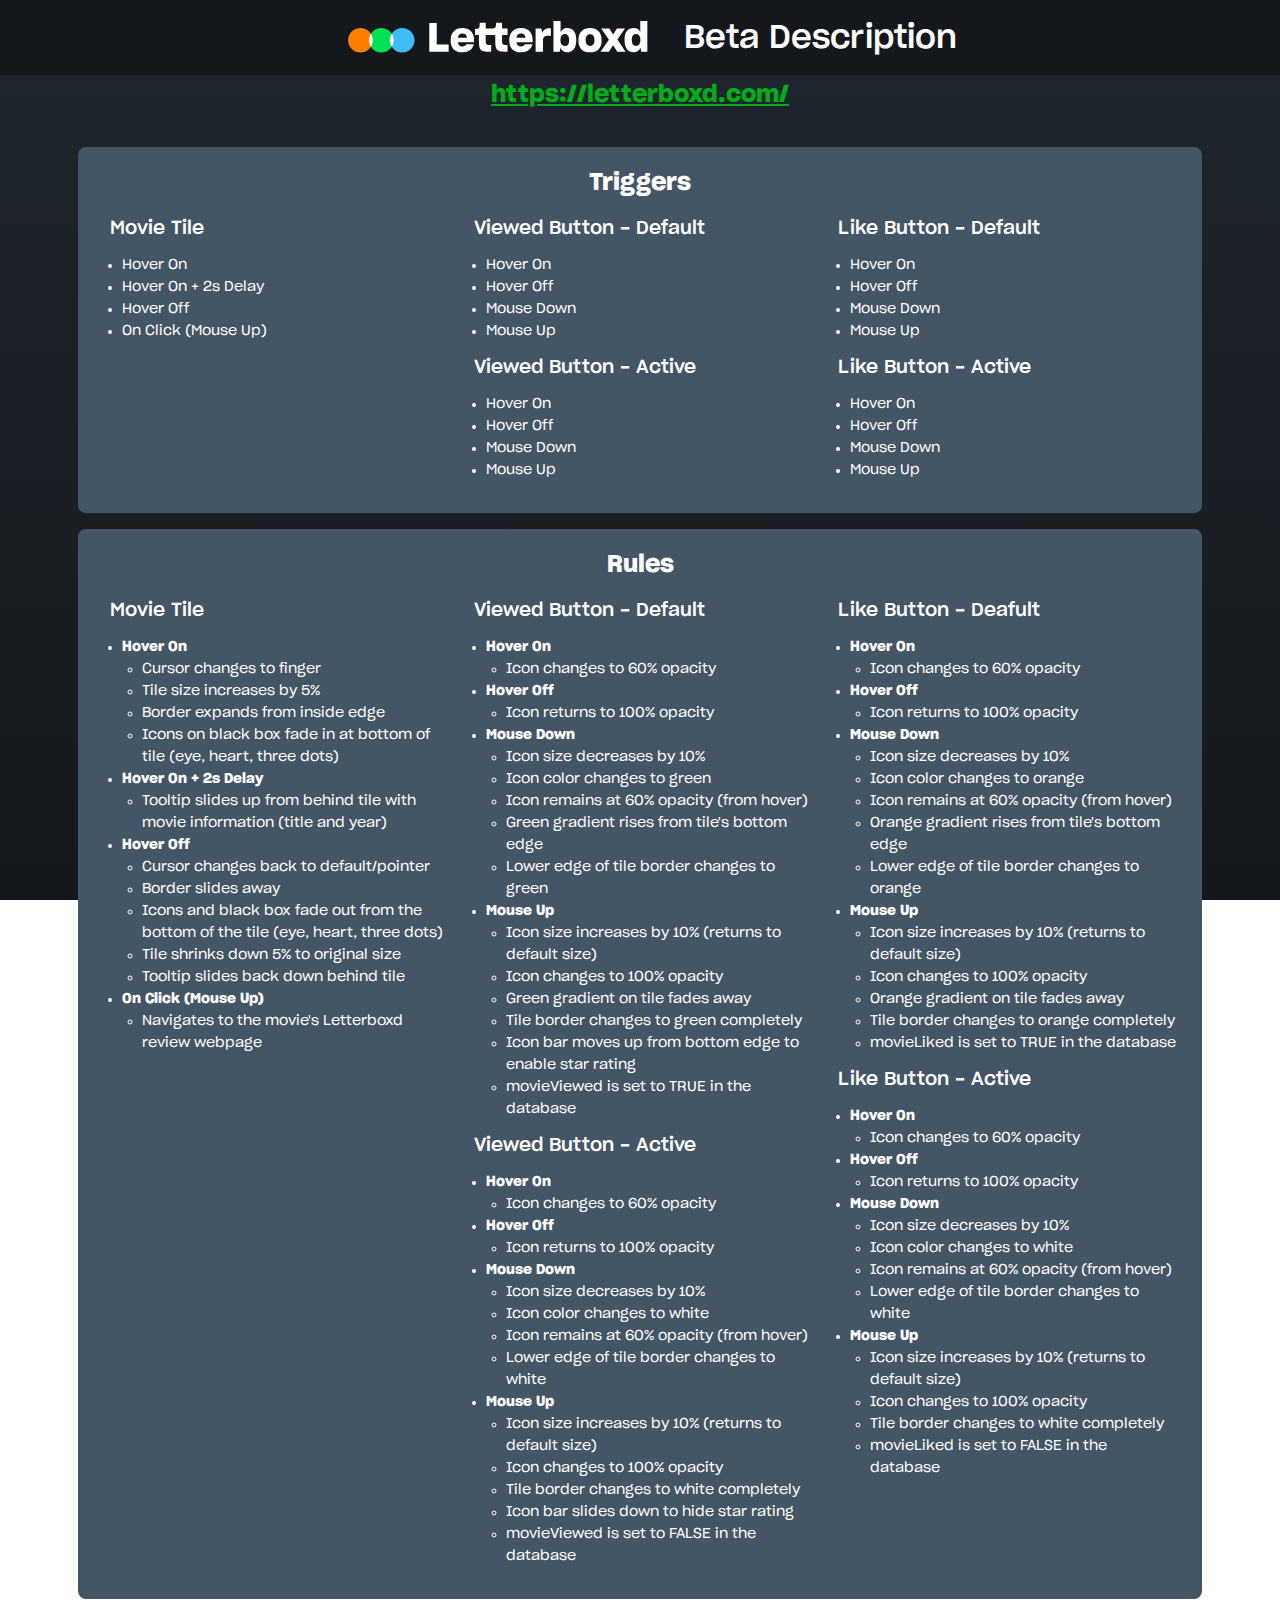
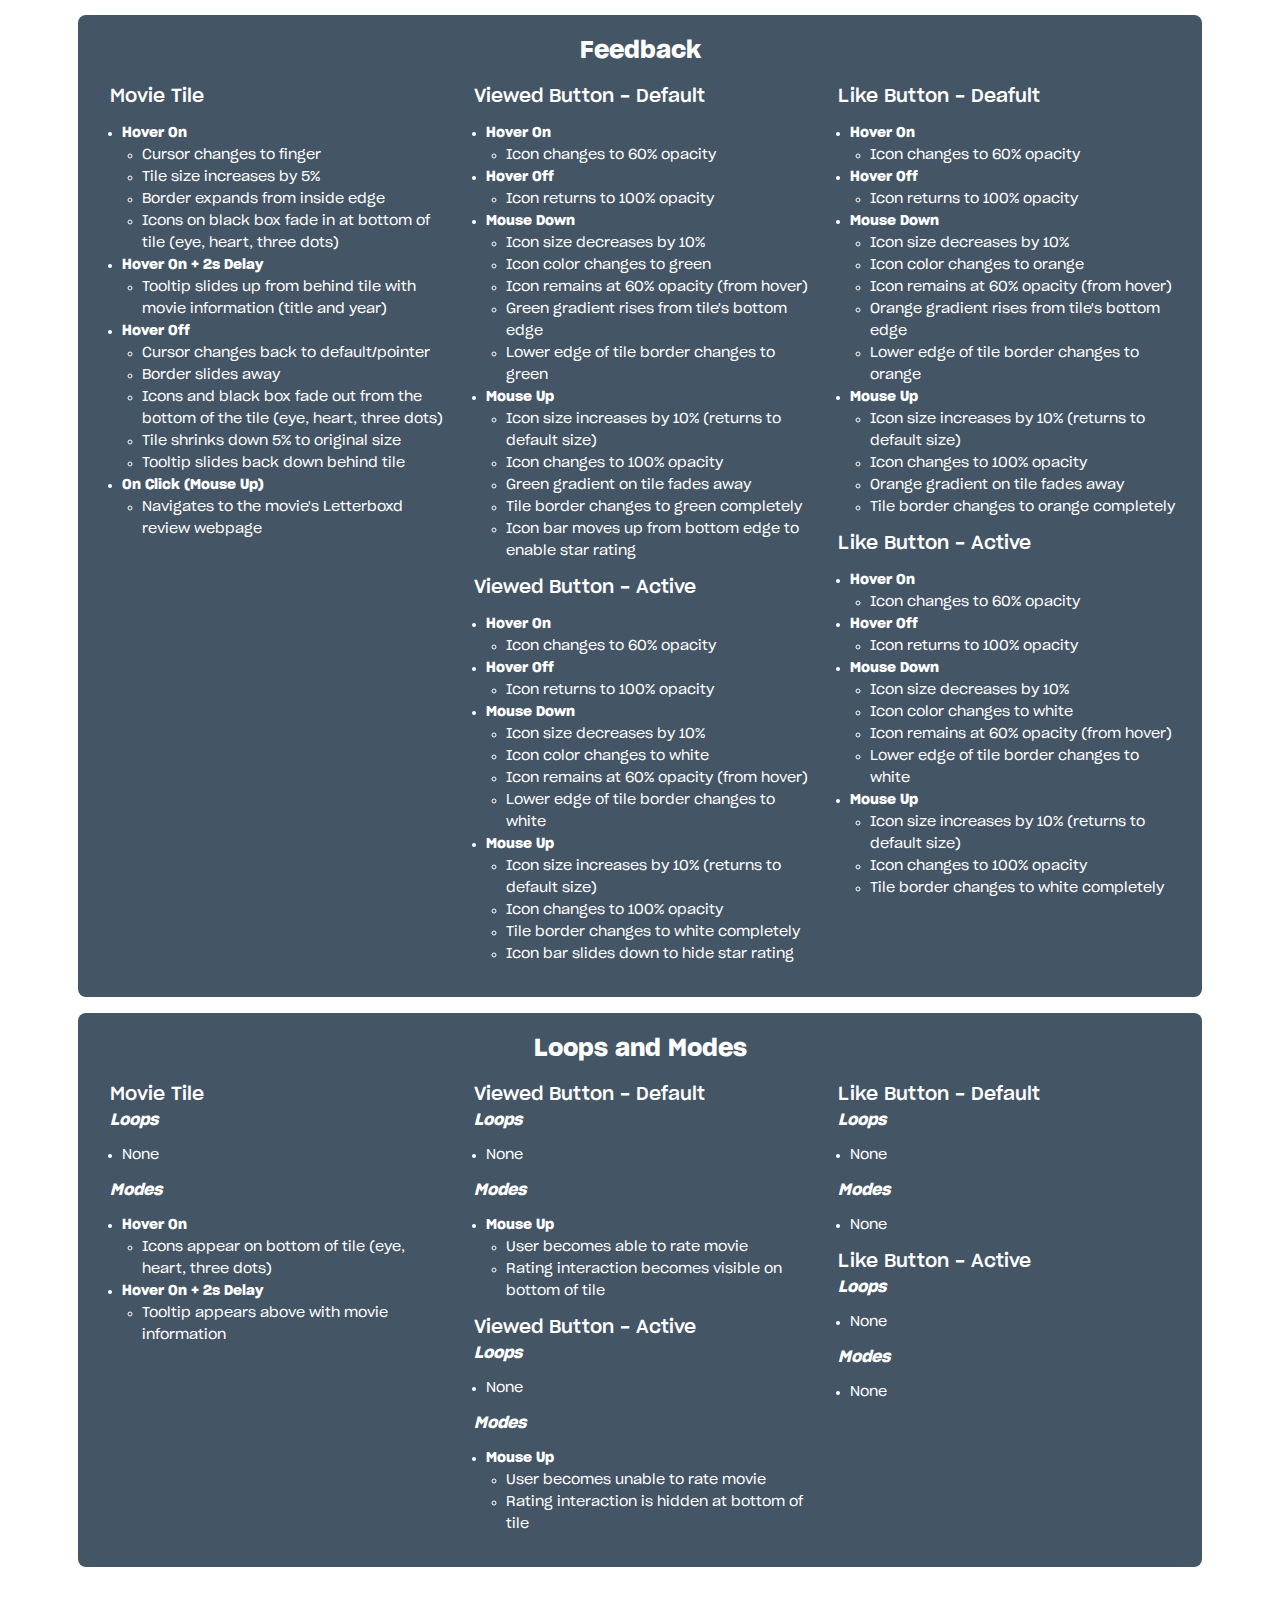
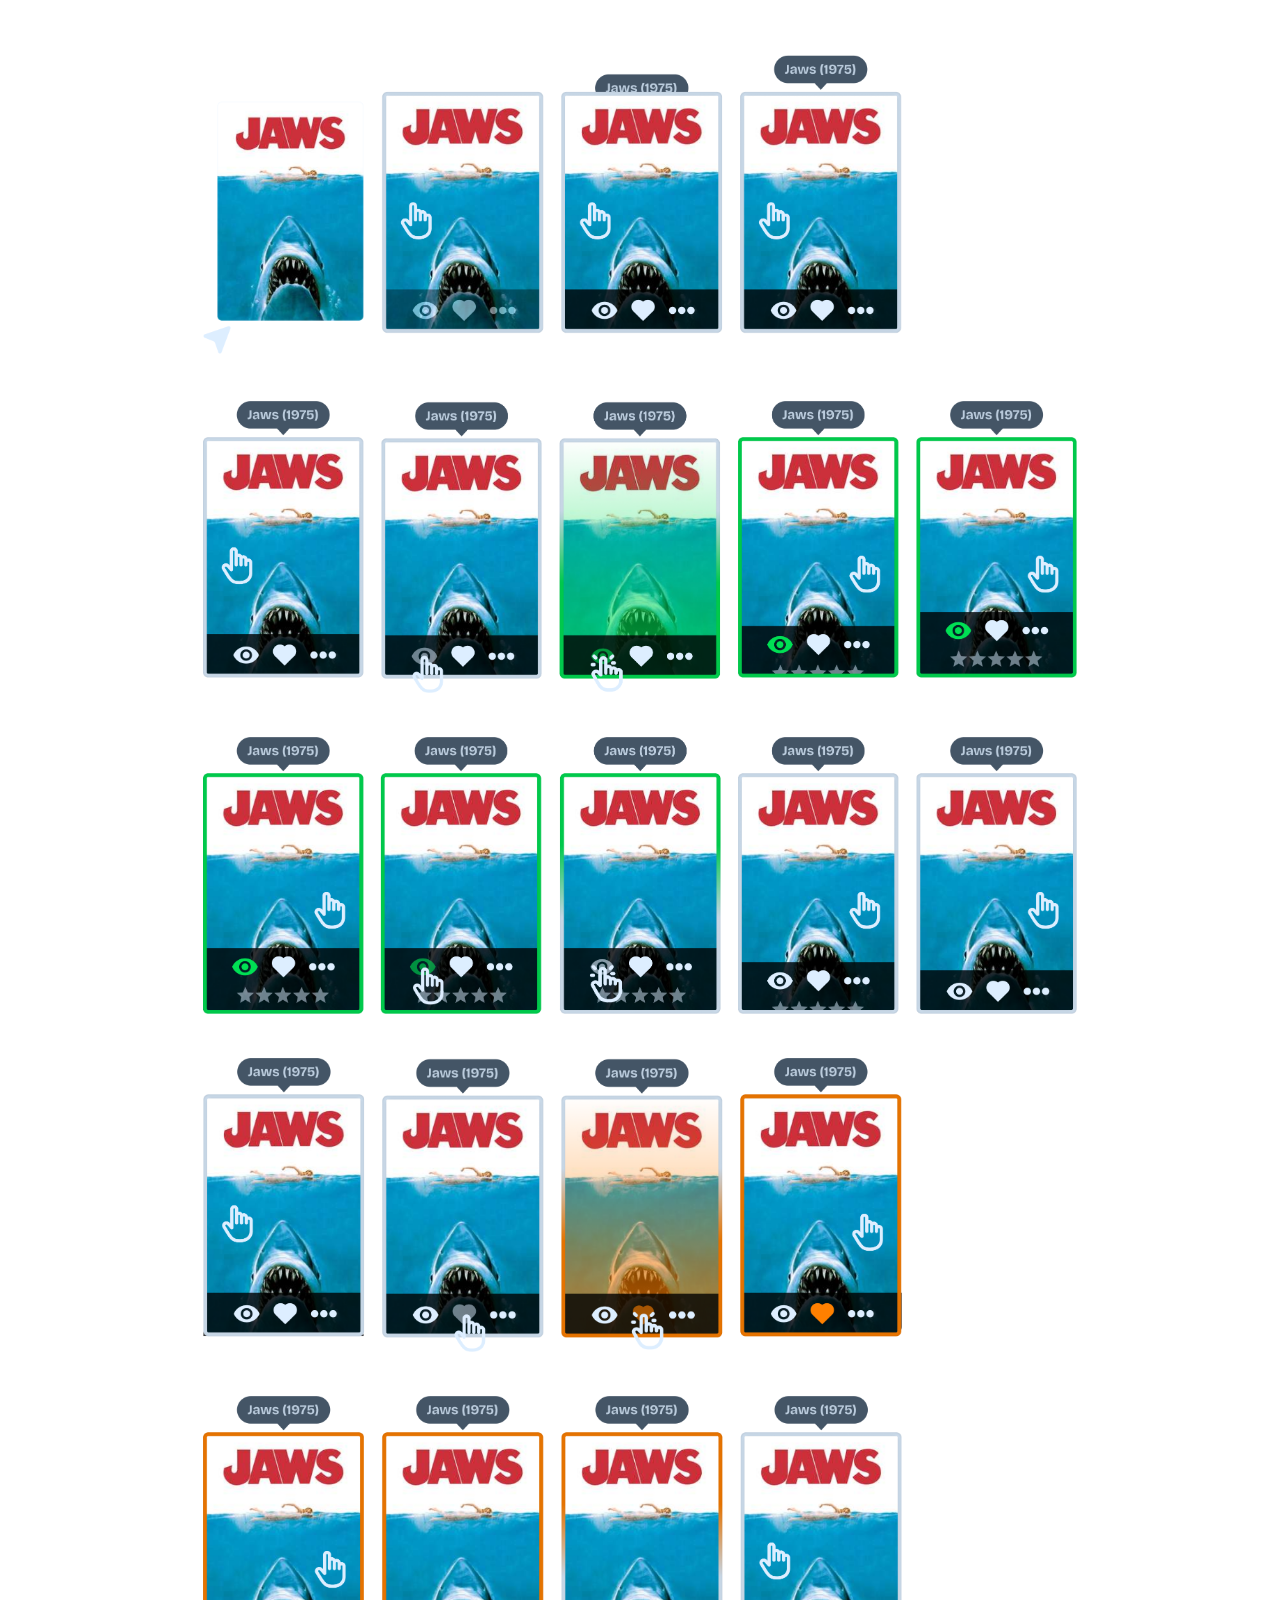
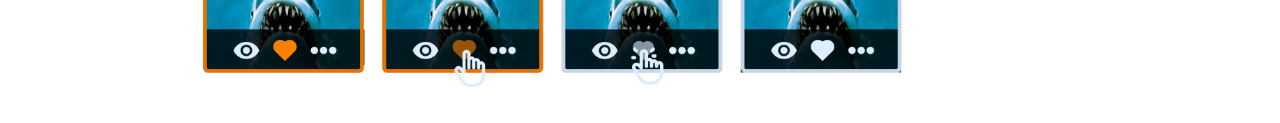
<file: idm241/beta.html>
<!DOCTYPE html>
<html lang="en">
<head>
    <meta charset="UTF-8">
    <meta name="viewport" content="width=device-width, initial-scale=1.0">
    <title>IDM-241 Beta Description</title>
    <link rel="stylesheet" href="css/beta_styles.css">
</head>
<body>
    <header>
        <img src="files/logo.svg" alt="">
        <h1>Beta Description</h1>
    </header>

    <section class="link">
        <h2><a href="https://letterboxd.com/" target="_blank">https://letterboxd.com/</a></h2>
    </section>

    <section class="description">
        <div>
            <div>
                <h2>Triggers</h2>
                <div>
                    <div>
                        <h3>Movie Tile</h3>
                        <ul>
                            <li>Hover On</li>
                            <li>Hover On + 2s Delay</li>
                            <li>Hover Off</li>
                            <li>On Click (Mouse Up)</li>
                        </ul>
                    </div>
                    <div>
                        <div>
                            <h3>Viewed Button - Default</h3>
                            <ul>
                                <li>Hover On</li>
                                <li>Hover Off</li>
                                <li>Mouse Down</li>
                                <li>Mouse Up</li>
                            </ul>
                        </div>
                        <div>
                            <h3>Viewed Button - Active</h3>
                            <ul>
                                <li>Hover On</li>
                                <li>Hover Off</li>
                                <li>Mouse Down</li>
                                <li>Mouse Up</li>
                            </ul>
                        </div>
                        
                    </div>
                    <div> 
                        <div>
                            <h3>Like Button - Default</h3>
                            <ul>
                                <li>Hover On</li>
                                <li>Hover Off</li>
                                <li>Mouse Down</li>
                                <li>Mouse Up</li>
                            </ul>
                        </div>
                        <div>
                            <h3>Like Button - Active</h3>
                            <ul>
                                <li>Hover On</li>
                                <li>Hover Off</li>
                                <li>Mouse Down</li>
                                <li>Mouse Up</li>
                            </ul>
                        </div>
                    </div>
                </div>
                
            </div>
            <div>
                <h2>Rules</h2>
                <div>
                    <div>
                        <h3>Movie Tile</h3>
                        <ul>
                            <li><b>Hover On</b>
                                <ul>
                                    <li>Cursor changes to finger</li>
                                    <li>Tile size increases by 5%</li>
                                    <li>Border expands from inside edge</li>
                                    <li>Icons on black box fade in at bottom of tile (eye, heart, three dots)</li>
                                </ul>
                            </li>
                            <li><b>Hover On + 2s Delay</b>
                                <ul>
                                    <li>Tooltip slides up from behind tile with movie information (title and year)</li>
                                </ul>
                            </li>
                            <li><b>Hover Off</b>
                                <ul>
                                    <li>Cursor changes back to default/pointer</li>
                                    <li>Border slides away</li>
                                    <li>Icons and black box fade out from the bottom of the tile (eye, heart, three dots)</li>
                                    <li>Tile shrinks down 5% to original size</li>
                                    <li>Tooltip slides back down behind tile</li>
                                </ul>
                            </li>
                            <li><b>On Click (Mouse Up)</b>
                                <ul>
                                    <li>Navigates to the movie's Letterboxd review webpage</li>
                                </ul>
                            </li>
                        </ul>
                    </div>
                    <div>
                        <div>
                            <h3>Viewed Button - Default</h3>
                            <div>
                                <ul>
                                    <li><b>Hover On</b>
                                        <ul>
                                            <li>Icon changes to 60% opacity</li>
                                        </ul>
                                    </li>
                                    <li><b>Hover Off</b>
                                        <ul>
                                            <li>Icon returns to 100% opacity</li>
                                        </ul>
                                    </li>
                                    <li><b>Mouse Down</b>
                                        <ul>
                                            <li>Icon size decreases by 10%</li>
                                            <li>Icon color changes to green</li>
                                            <li>Icon remains at 60% opacity (from hover)</li>
                                            <li>Green gradient rises from tile's bottom edge</li>
                                            <li>Lower edge of tile border changes to green</li>
                                        </ul>
                                    </li>
                                    <li><b>Mouse Up</b>
                                        <ul>
                                            <li>Icon size increases by 10% (returns to default size)</li>
                                            <li>Icon changes to 100% opacity</li>
                                            <li>Green gradient on tile fades away</li>
                                            <li>Tile border changes to green completely</li>
                                            <li>Icon bar moves up from bottom edge to enable star rating</li>
                                            <li>movieViewed is set to TRUE in the database</li>
                                        </ul>
                                    </li>
                                </ul>
                            </div>
                        </div>
                        <div>
                            <h3>Viewed Button - Active</h3>
                            <div>
                                <ul>
                                    <li><b>Hover On</b>
                                        <ul>
                                            <li>Icon changes to 60% opacity</li>
                                        </ul>
                                    </li>
                                    <li><b>Hover Off</b>
                                        <ul>
                                            <li>Icon returns to 100% opacity</li>
                                        </ul>
                                    </li>
                                    <li><b>Mouse Down</b>
                                        <ul>
                                            <li>Icon size decreases by 10%</li>
                                            <li>Icon color changes to white</li>
                                            <li>Icon remains at 60% opacity (from hover)</li>
                                            <li>Lower edge of tile border changes to white</li>
                                        </ul>
                                    </li>
                                    <li><b>Mouse Up</b>
                                        <ul>
                                            <li>Icon size increases by 10% (returns to default size)</li>
                                            <li>Icon changes to 100% opacity</li>
                                            <li>Tile border changes to white completely</li>
                                            <li>Icon bar slides down to hide star rating</li>
                                            <li>movieViewed is set to FALSE in the database</li>
                                        </ul>
                                    </li>
                                </ul>
                            </div>
                        </div>
                        
                    </div>
                    <div>
                        <div>
                            <h3>Like Button - Deafult</h3>
                            <div>
                                <ul>
                                    <li><b>Hover On</b>
                                        <ul>
                                            <li>Icon changes to 60% opacity</li>
                                        </ul>
                                    </li>
                                    <li><b>Hover Off</b>
                                        <ul>
                                            <li>Icon returns to 100% opacity</li>
                                        </ul>
                                    </li>
                                    <li><b>Mouse Down</b>
                                        <ul>
                                            <li>Icon size decreases by 10%</li>
                                            <li>Icon color changes to orange</li>
                                            <li>Icon remains at 60% opacity (from hover)</li>
                                            <li>Orange gradient rises from tile's bottom edge</li>
                                            <li>Lower edge of tile border changes to orange</li>
                                        </ul>
                                    </li>
                                    <li><b>Mouse Up</b>
                                        <ul>
                                            <li>Icon size increases by 10% (returns to default size)</li>
                                            <li>Icon changes to 100% opacity</li>
                                            <li>Orange gradient on tile fades away</li>
                                            <li>Tile border changes to orange completely</li>
                                            <li>movieLiked is set to TRUE in the database</li>
                                        </ul>
                                    </li>
                                </ul>
                            </div>
                        </div>
                        <div>
                            <h3>Like Button - Active</h3>
                            <div>
                                <ul>
                                    <li><b>Hover On</b>
                                        <ul>
                                            <li>Icon changes to 60% opacity</li>
                                        </ul>
                                    </li>
                                    <li><b>Hover Off</b>
                                        <ul>
                                            <li>Icon returns to 100% opacity</li>
                                        </ul>
                                    </li>
                                    <li><b>Mouse Down</b>
                                        <ul>
                                            <li>Icon size decreases by 10%</li>
                                            <li>Icon color changes to white</li>
                                            <li>Icon remains at 60% opacity (from hover)</li>
                                            <li>Lower edge of tile border changes to white</li>
                                        </ul>
                                    </li>
                                    <li><b>Mouse Up</b>
                                        <ul>
                                            <li>Icon size increases by 10% (returns to default size)</li>
                                            <li>Icon changes to 100% opacity</li>
                                            <li>Tile border changes to white completely</li>
                                            <li>movieLiked is set to FALSE in the database</li>
                                        </ul>
                                    </li>
                                </ul>
                            </div>
                        </div>
                        
                    </div>
                </div>
            </div>
            <div>
                <h2>Feedback</h2>
                <div>
                    <div>
                        <h3>Movie Tile</h3>
                        <ul>
                            <li><b>Hover On</b>
                                <ul>
                                    <li>Cursor changes to finger</li>
                                    <li>Tile size increases by 5%</li>
                                    <li>Border expands from inside edge</li>
                                    <li>Icons on black box fade in at bottom of tile (eye, heart, three dots)</li>
                                </ul>
                            </li>
                            <li><b>Hover On + 2s Delay</b>
                                <ul>
                                    <li>Tooltip slides up from behind tile with movie information (title and year)</li>
                                </ul>
                            </li>
                            <li><b>Hover Off</b>
                                <ul>
                                    <li>Cursor changes back to default/pointer</li>
                                    <li>Border slides away</li>
                                    <li>Icons and black box fade out from the bottom of the tile (eye, heart, three dots)</li>
                                    <li>Tile shrinks down 5% to original size</li>
                                    <li>Tooltip slides back down behind tile</li>
                                </ul>
                            </li>
                            <li><b>On Click (Mouse Up)</b>
                                <ul>
                                    <li>Navigates to the movie's Letterboxd review webpage</li>
                                </ul>
                            </li>
                        </ul>
                    </div>
                    <div>
                        <div>
                            <h3>Viewed Button - Default</h3>
                            <div>
                                <ul>
                                    <li><b>Hover On</b>
                                        <ul>
                                            <li>Icon changes to 60% opacity</li>
                                        </ul>
                                    </li>
                                    <li><b>Hover Off</b>
                                        <ul>
                                            <li>Icon returns to 100% opacity</li>
                                        </ul>
                                    </li>
                                    <li><b>Mouse Down</b>
                                        <ul>
                                            <li>Icon size decreases by 10%</li>
                                            <li>Icon color changes to green</li>
                                            <li>Icon remains at 60% opacity (from hover)</li>
                                            <li>Green gradient rises from tile's bottom edge</li>
                                            <li>Lower edge of tile border changes to green</li>
                                        </ul>
                                    </li>
                                    <li><b>Mouse Up</b>
                                        <ul>
                                            <li>Icon size increases by 10% (returns to default size)</li>
                                            <li>Icon changes to 100% opacity</li>
                                            <li>Green gradient on tile fades away</li>
                                            <li>Tile border changes to green completely</li>
                                            <li>Icon bar moves up from bottom edge to enable star rating</li>
                                        </ul>
                                    </li>
                                </ul>
                            </div>
                        </div>
                        <div>
                            <h3>Viewed Button - Active</h3>
                            <div>
                                <ul>
                                    <li><b>Hover On</b>
                                        <ul>
                                            <li>Icon changes to 60% opacity</li>
                                        </ul>
                                    </li>
                                    <li><b>Hover Off</b>
                                        <ul>
                                            <li>Icon returns to 100% opacity</li>
                                        </ul>
                                    </li>
                                    <li><b>Mouse Down</b>
                                        <ul>
                                            <li>Icon size decreases by 10%</li>
                                            <li>Icon color changes to white</li>
                                            <li>Icon remains at 60% opacity (from hover)</li>
                                            <li>Lower edge of tile border changes to white</li>
                                        </ul>
                                    </li>
                                    <li><b>Mouse Up</b>
                                        <ul>
                                            <li>Icon size increases by 10% (returns to default size)</li>
                                            <li>Icon changes to 100% opacity</li>
                                            <li>Tile border changes to white completely</li>
                                            <li>Icon bar slides down to hide star rating</li>
                                        </ul>
                                    </li>
                                </ul>
                            </div>
                        </div>
                    </div>
                    <div>
                        <div>
                            <h3>Like Button - Deafult</h3>
                            <div>
                                <ul>
                                    <li><b>Hover On</b>
                                        <ul>
                                            <li>Icon changes to 60% opacity</li>
                                        </ul>
                                    </li>
                                    <li><b>Hover Off</b>
                                        <ul>
                                            <li>Icon returns to 100% opacity</li>
                                        </ul>
                                    </li>
                                    <li><b>Mouse Down</b>
                                        <ul>
                                            <li>Icon size decreases by 10%</li>
                                            <li>Icon color changes to orange</li>
                                            <li>Icon remains at 60% opacity (from hover)</li>
                                            <li>Orange gradient rises from tile's bottom edge</li>
                                            <li>Lower edge of tile border changes to orange</li>
                                        </ul>
                                    </li>
                                    <li><b>Mouse Up</b>
                                        <ul>
                                            <li>Icon size increases by 10% (returns to default size)</li>
                                            <li>Icon changes to 100% opacity</li>
                                            <li>Orange gradient on tile fades away</li>
                                            <li>Tile border changes to orange completely</li>
                                        </ul>
                                    </li>
                                </ul>
                            </div>
                        </div>
                        <div>
                            <h3>Like Button - Active</h3>
                            <div>
                                <ul>
                                    <li><b>Hover On</b>
                                        <ul>
                                            <li>Icon changes to 60% opacity</li>
                                        </ul>
                                    </li>
                                    <li><b>Hover Off</b>
                                        <ul>
                                            <li>Icon returns to 100% opacity</li>
                                        </ul>
                                    </li>
                                    <li><b>Mouse Down</b>
                                        <ul>
                                            <li>Icon size decreases by 10%</li>
                                            <li>Icon color changes to white</li>
                                            <li>Icon remains at 60% opacity (from hover)</li>
                                            <li>Lower edge of tile border changes to white</li>
                                        </ul>
                                    </li>
                                    <li><b>Mouse Up</b>
                                        <ul>
                                            <li>Icon size increases by 10% (returns to default size)</li>
                                            <li>Icon changes to 100% opacity</li>
                                            <li>Tile border changes to white completely</li>
                                        </ul>
                                    </li>
                                </ul>
                            </div>
                        </div>
                        
                    </div>
                </div>
            </div>

            <div>
                <h2>Loops and Modes</h2>
                <div>
                    <div>
                        <h3>Movie Tile</h3>
                        <h4>Loops</h4>
                        <ul>
                            <li>None</li>
                        </ul>
                        <h4>Modes</h4>
                        <ul>
                            <li><b>Hover On</b>
                                <ul>
                                    <li>Icons appear on bottom of tile (eye, heart, three dots)</li>
                                </ul>
                            </li>
                            <li><b>Hover On + 2s Delay</b>
                                <ul>
                                    <li>Tooltip appears above with movie information</li>
                                </ul>
                            </li>
                            
                        </ul>
                    </div>
                    <div>
                        <div>
                            <div>
                                <h3>Viewed Button - Default</h3>
                                <h4>Loops</h4>
                                <ul>
                                    <li>None</li>
                                </ul>
                                <h4>Modes</h4>
                                <ul>
                                    <li><b>Mouse Up</b>
                                        <ul>
                                            <li>User becomes able to rate movie</li>
                                            <li>Rating interaction becomes visible on bottom of tile</li>
                                        </ul>
                                    </li>
                                </ul>
                            </div>
                            <div>
                                <h3>Viewed Button - Active</h3>
                                <h4>Loops</h4>
                                <ul>
                                    <li>None</li>
                                </ul>
                                <h4>Modes</h4>
                                <ul>
                                    <li><b>Mouse Up</b>
                                        <ul>
                                            <li>User becomes unable to rate movie</li>
                                            <li>Rating interaction is hidden at bottom of tile</li>
                                        </ul>
                                    </li>
                                </ul>
                            </div>
                        </div>
                    </div>
                    <div>
                        <div>
                            <div>
                                <h3>Like Button - Default</h3>
                                <h4>Loops</h4>
                                <ul>
                                    <li>None</li>
                                </ul>
                                <h4>Modes</h4>
                                <ul>
                                    <li>None</li>
                                </ul>
                            </div>
                            <div>
                                <h3>Like Button - Active</h3>
                                <h4>Loops</h4>
                                <ul>
                                    <li>None</li>
                                </ul>
                                <h4>Modes</h4>
                                <ul>
                                    <li>None</li>
                                </ul>
                            </div>
                        </div>
                    </div>





                </div>
            </div>

        </div>
            

    </section>

    <section class="image">
        <div class="interaction-img smaller">
            <h2><b>Movie Tile</b></h2>
            <img src="files/beta-interaction-1.png" alt="">
        </div>
        <div class="interaction-img">
            <h2><b>Viewed Button - Default</b></h2>
            <img src="files/beta-interaction-2.png" alt="">
        </div>
        <div class="interaction-img">
            <h2><b>Viewed Button - Active</b></h2>
            <img src="files/beta-interaction-2-active.png" alt="">
        </div>
        <div class="interaction-img smaller">
            <h2><b>Like Button - Default</b></h2>
            <img src="files/beta-interaction-3.png" alt="">
        </div>
        <div class="interaction-img smaller">
            <h2><b>Like Button - Active</b></h2>
            <img src="files/beta-interaction-3-active.png" alt="">
        </div>
    </section>
    

</body>
</html>
</file>
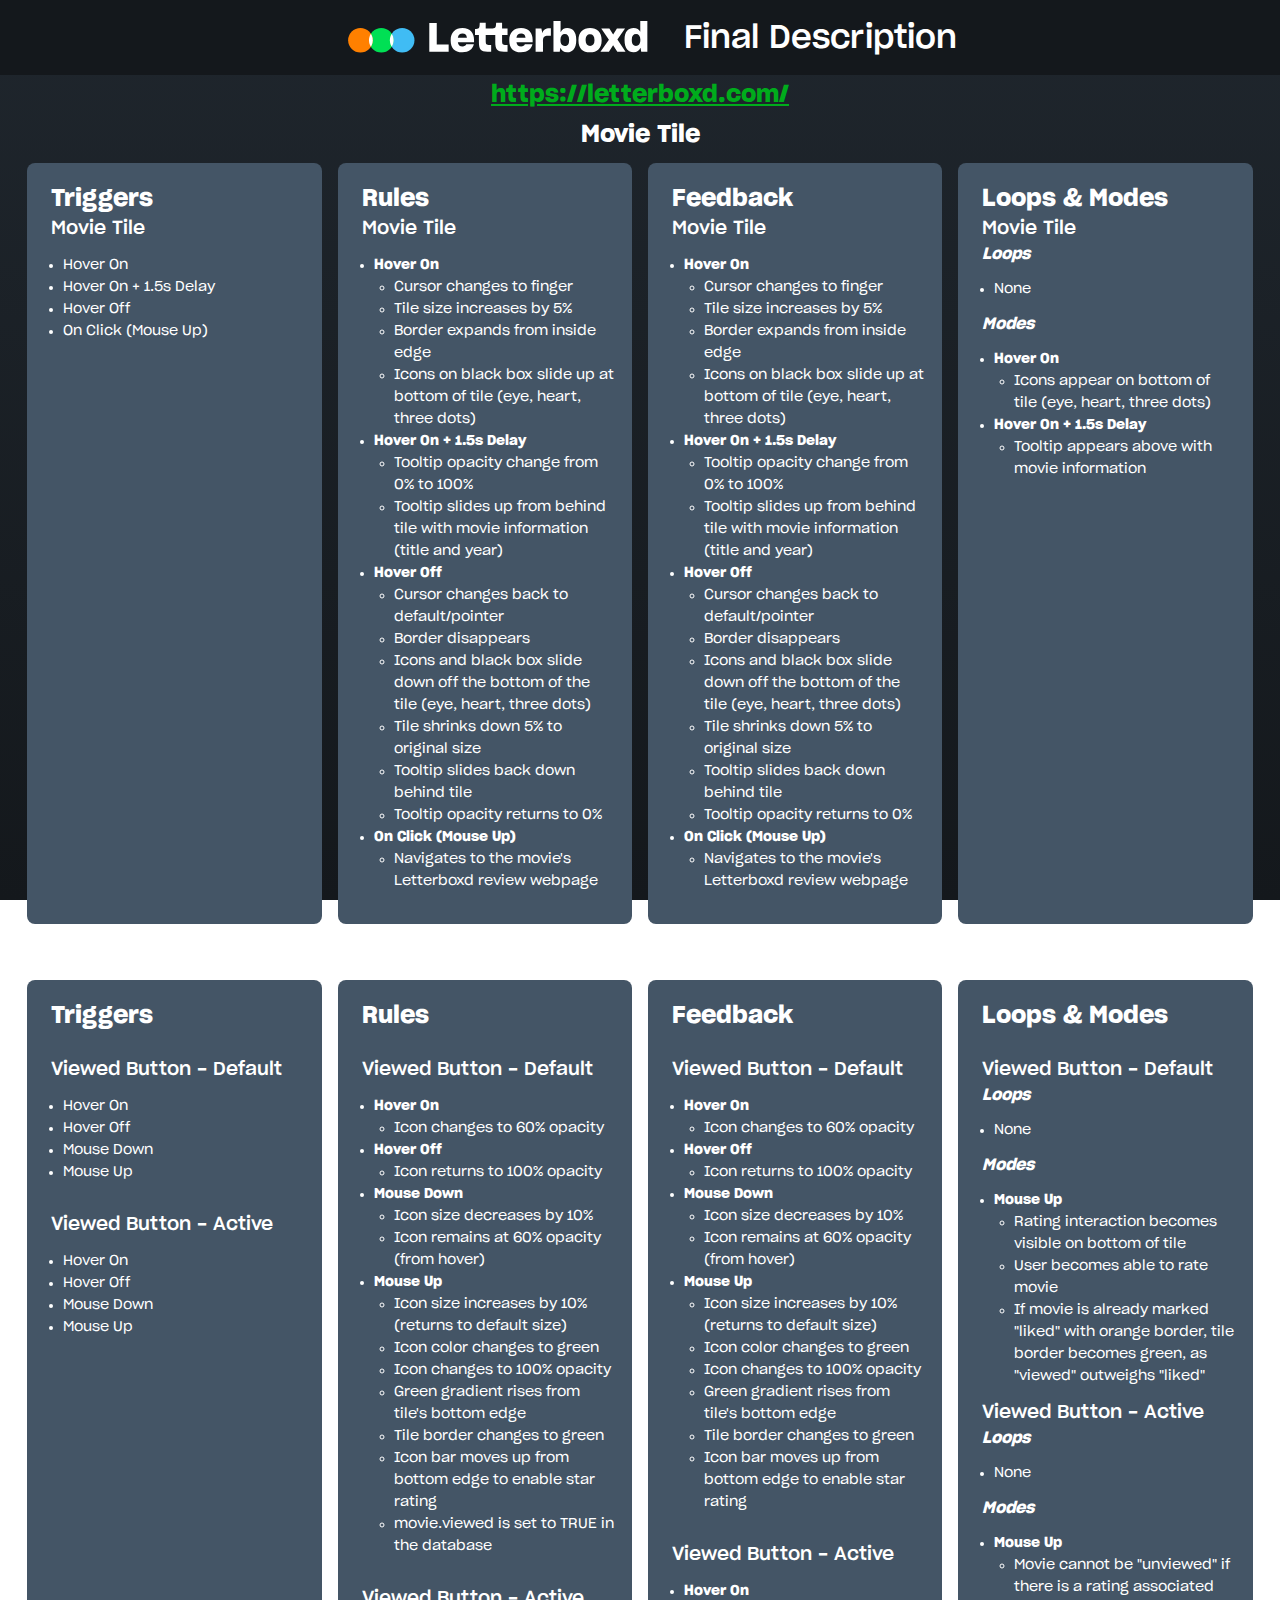
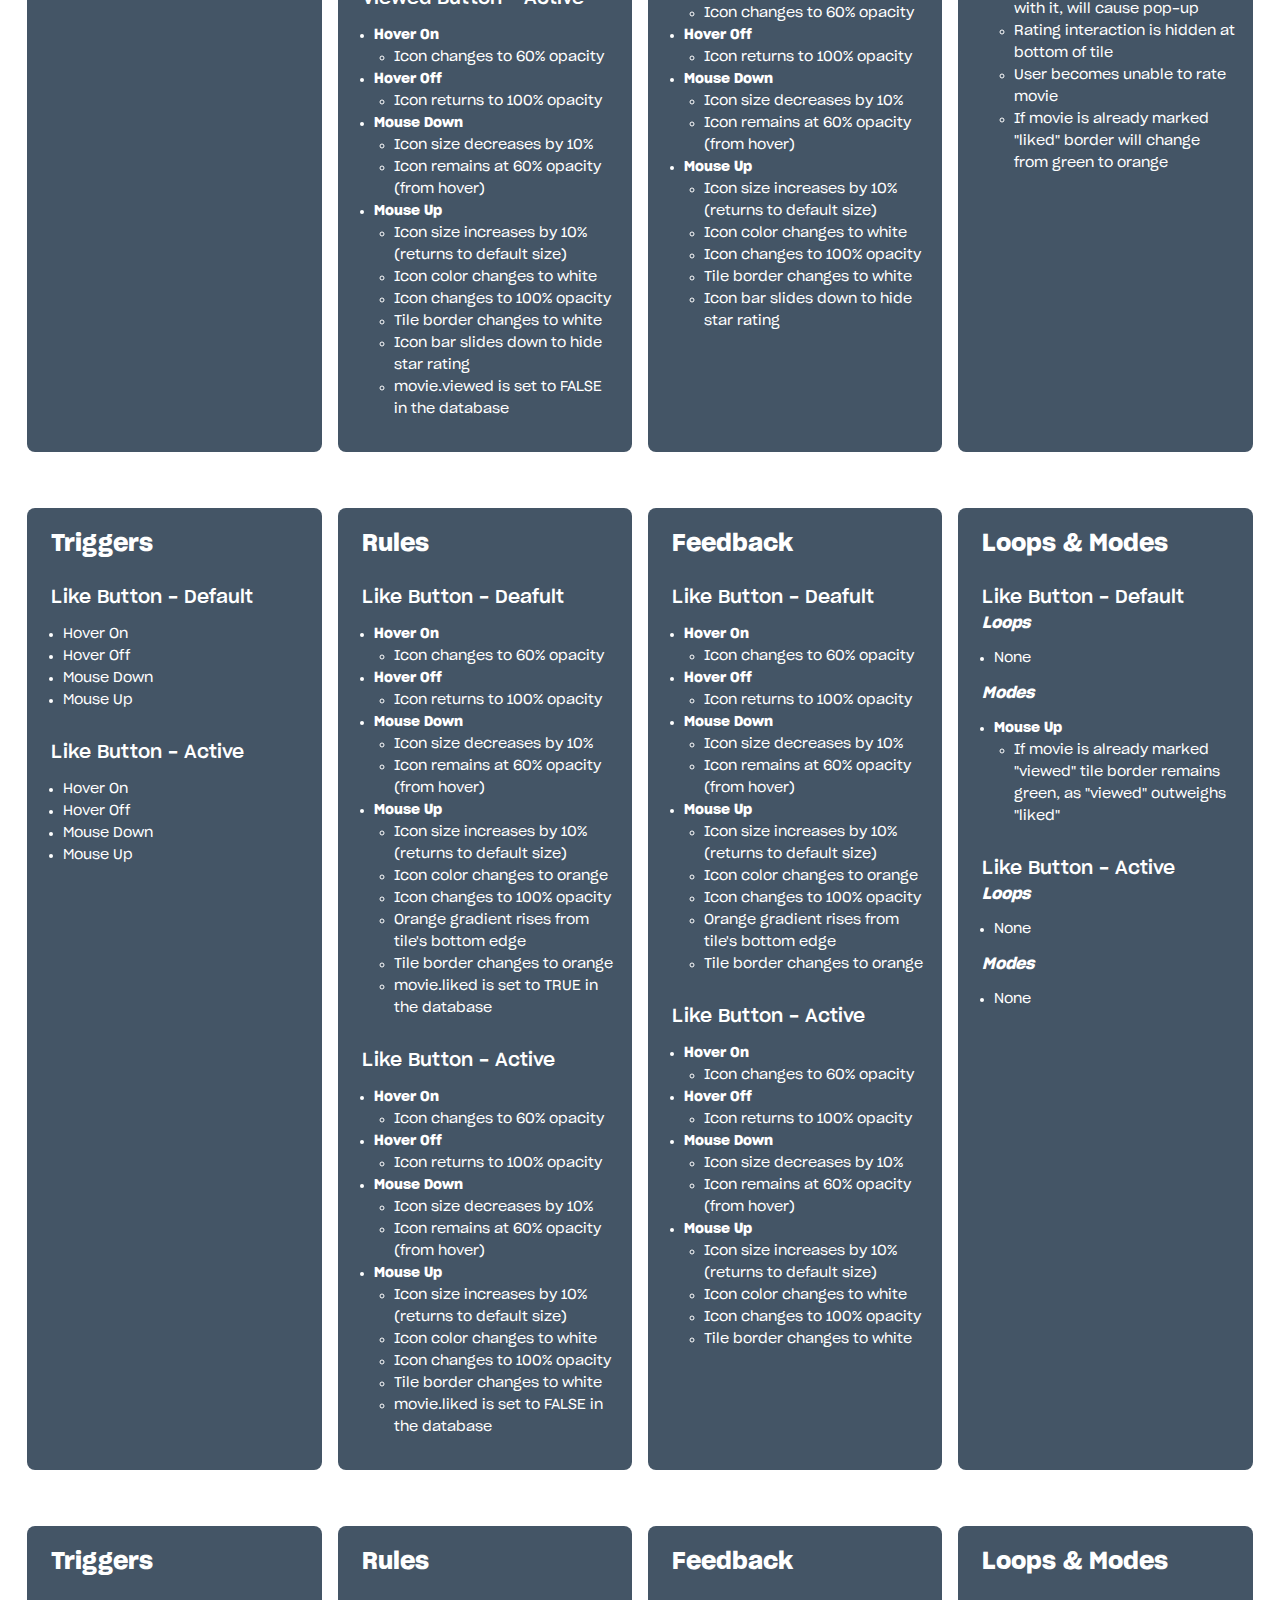
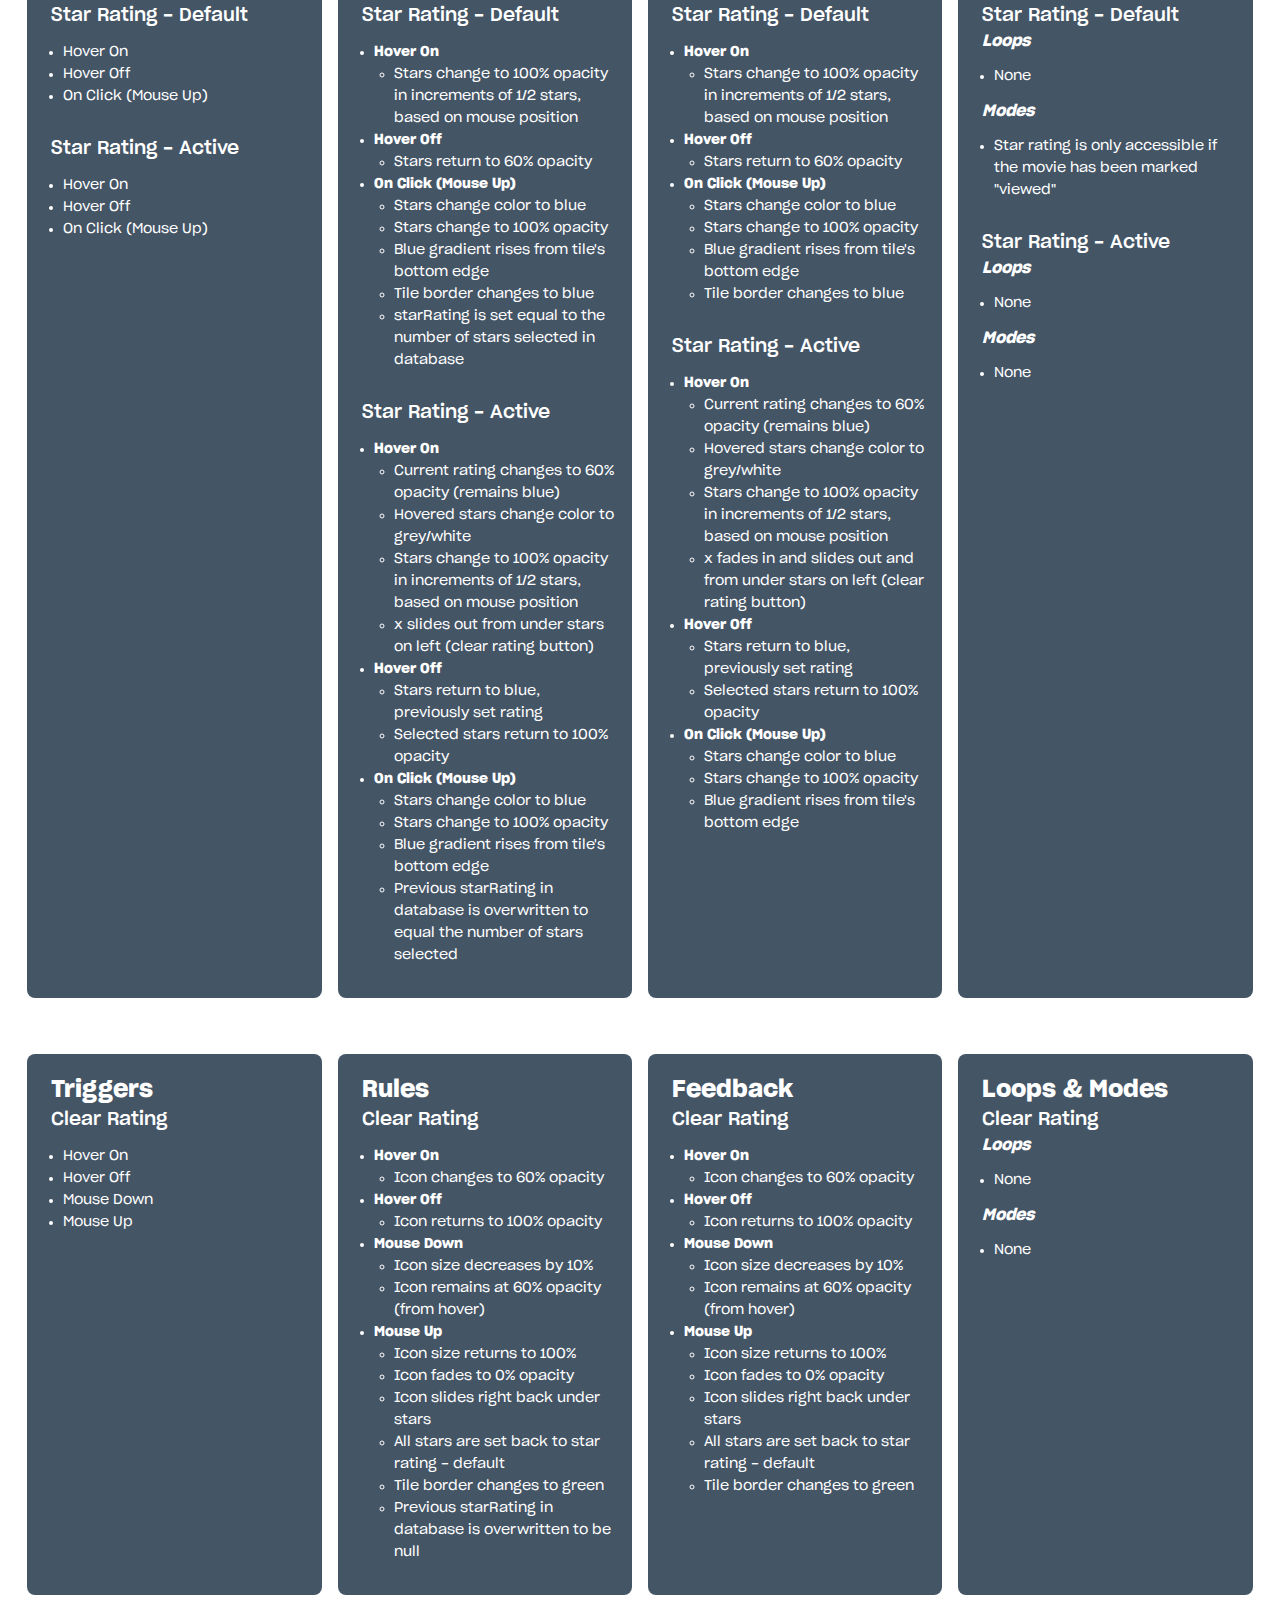
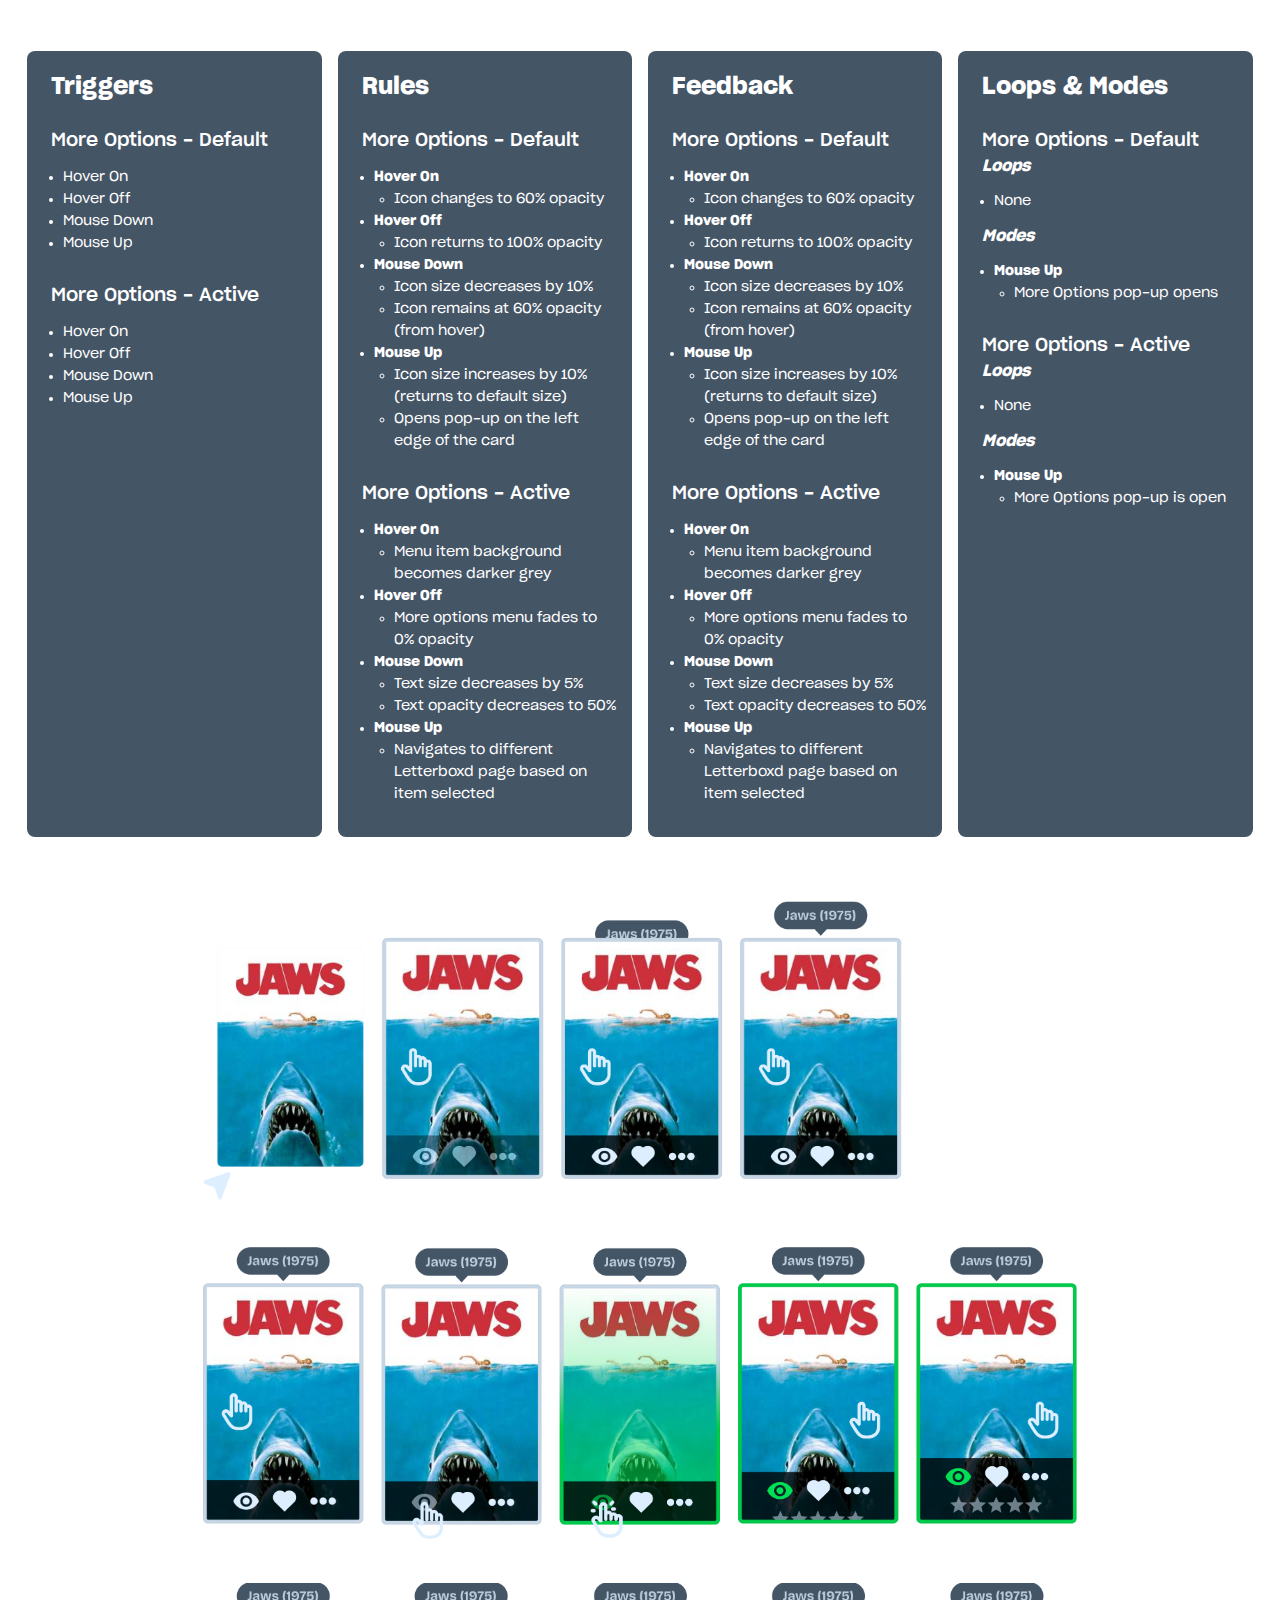
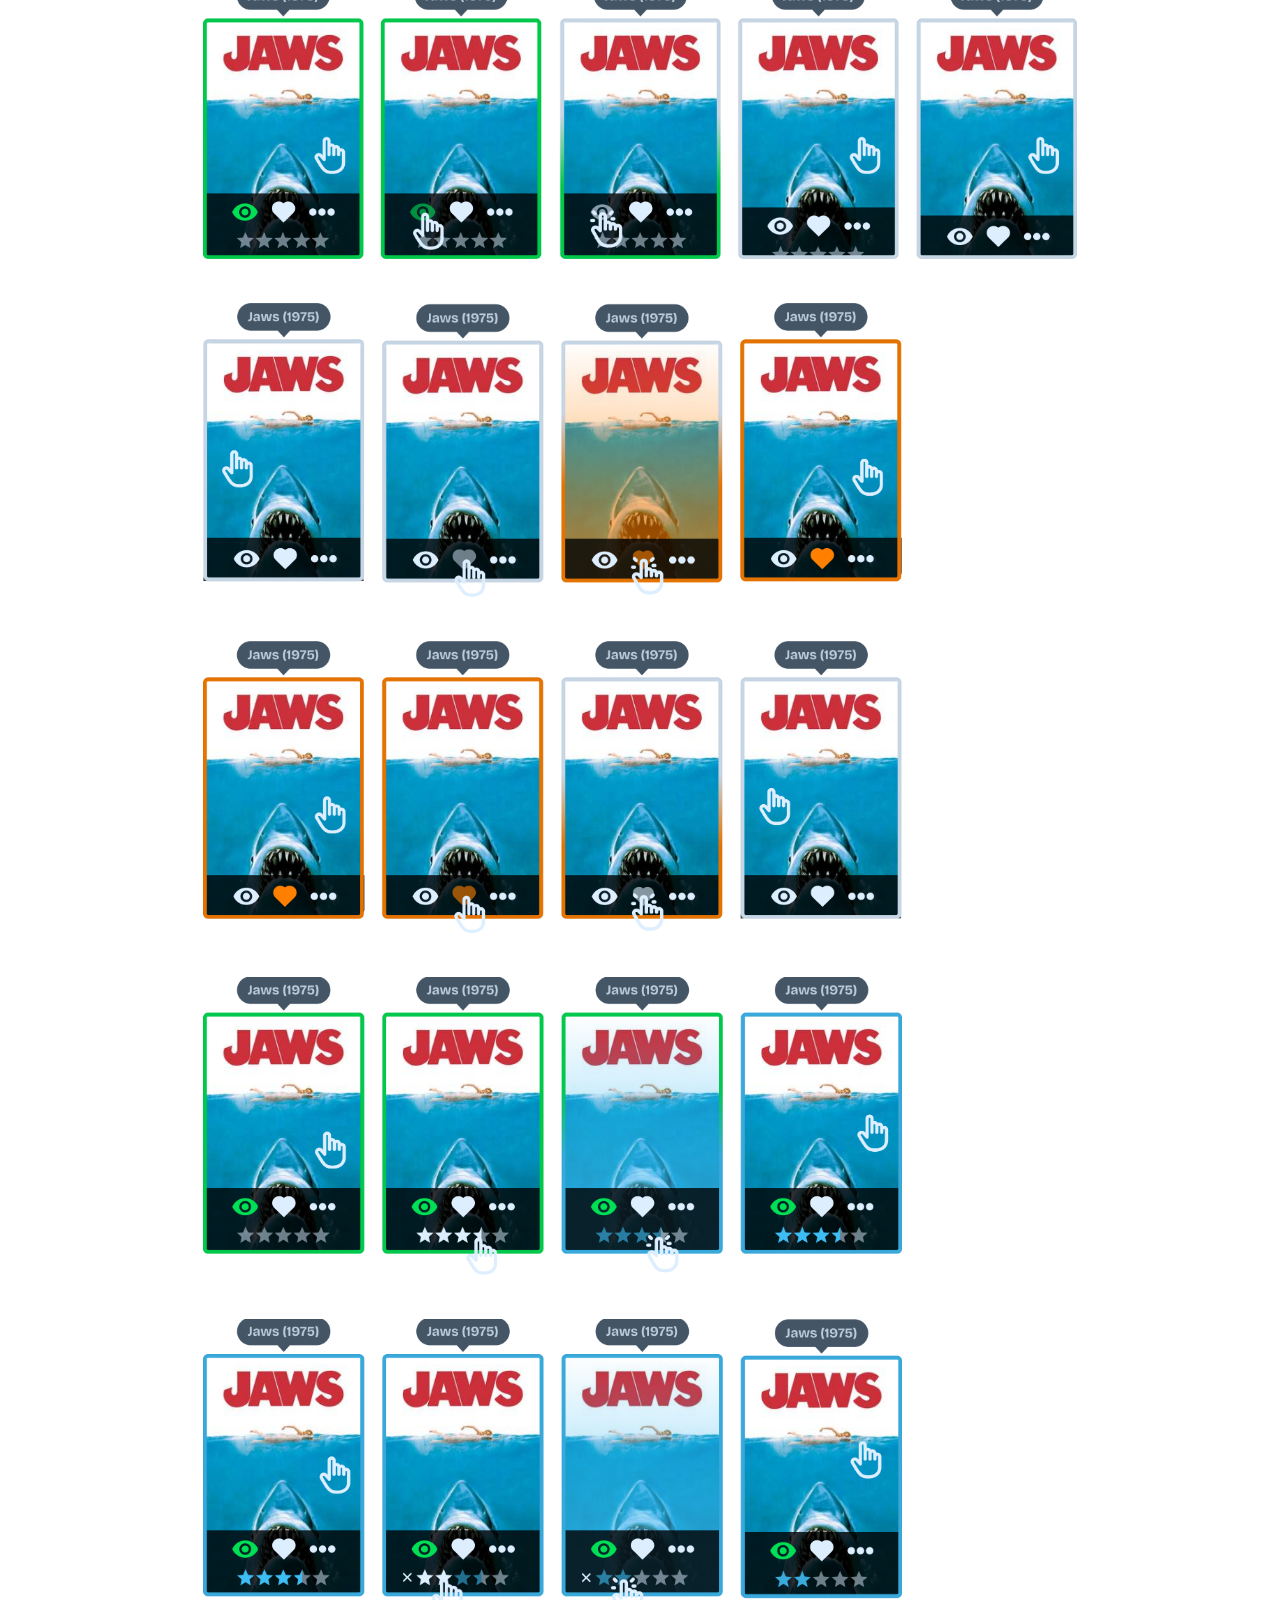
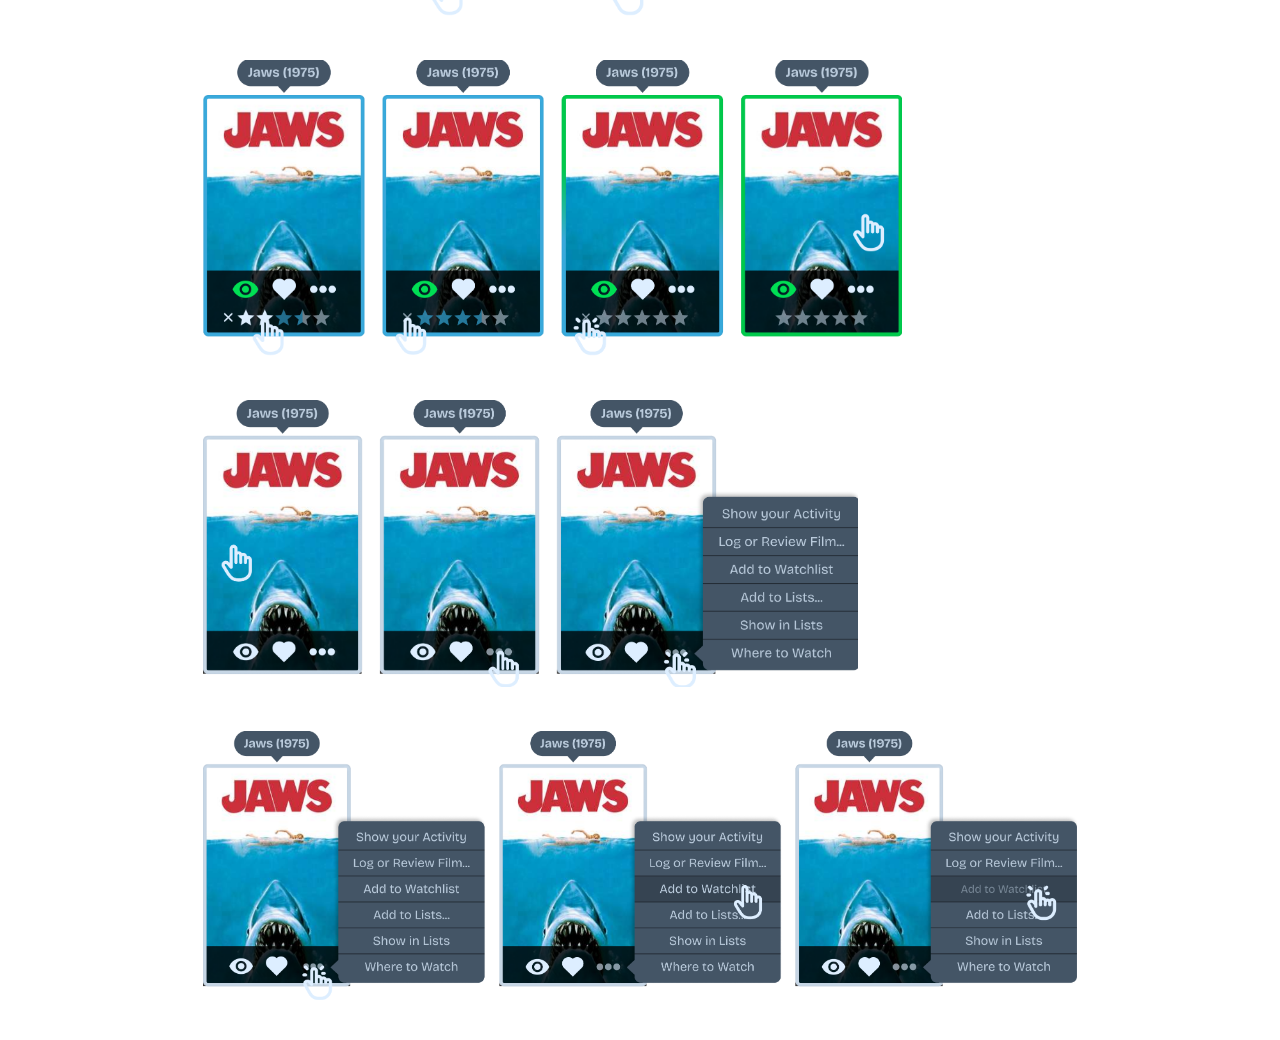
<file: idm241/final.html>
<!DOCTYPE html>
<html lang="en">
<head>
    <meta charset="UTF-8">
    <meta name="viewport" content="width=device-width, initial-scale=1.0">
    <title>IDM-241 Final Description</title>
    <link rel="stylesheet" href="css/final_styles.css">
</head>
<body>
    <header>
        <img src="files/logo.svg" alt="">
        <h1>Final Description</h1>
    </header>

    <section class="link">
        <h2><a href="https://letterboxd.com/" target="_blank">https://letterboxd.com/</a></h2>
    </section>

    <section class="link">
        <h2>Movie Tile</h2>
    </section>
    
    <section class="description">
        <div>
            <h2>Triggers</h2>
            <div>
                <h3>Movie Tile</h3>
                <ul>
                    <li>Hover On</li>
                    <li>Hover On + 1.5s Delay</li>
                    <li>Hover Off</li>
                    <li>On Click (Mouse Up)</li>
                </ul>
            </div>
        </div>
        <div>
            <h2>Rules</h2>
            <div>
                <h3>Movie Tile</h3>
                <ul>
                    <li><b>Hover On</b>
                        <ul>
                            <li>Cursor changes to finger</li>
                            <li>Tile size increases by 5%</li>
                            <li>Border expands from inside edge</li>
                            <li>Icons on black box slide up at bottom of tile (eye, heart, three dots)</li>
                        </ul>
                    </li>
                    <li><b>Hover On + 1.5s Delay</b>
                        <ul>
                            <li>Tooltip opacity change from 0% to 100%</li>
                            <li>Tooltip slides up from behind tile with movie information (title and year)</li>
                        </ul>
                    </li>
                    <li><b>Hover Off</b>
                        <ul>
                            <li>Cursor changes back to default/pointer</li>
                            <li>Border disappears</li>
                            <li>Icons and black box slide down off the bottom of the tile (eye, heart, three dots)</li>
                            <li>Tile shrinks down 5% to original size</li>
                            <li>Tooltip slides back down behind tile</li>
                            <li>Tooltip opacity returns to 0%</li>
                        </ul>
                    </li>
                    <li><b>On Click (Mouse Up)</b>
                        <ul>
                            <li>Navigates to the movie's Letterboxd review webpage</li>
                        </ul>
                    </li>
                </ul>
            </div>
        </div>
        <div>
            <h2>Feedback</h2>
            <div>
                <h3>Movie Tile</h3>
                <ul>
                    <li><b>Hover On</b>
                        <ul>
                            <li>Cursor changes to finger</li>
                            <li>Tile size increases by 5%</li>
                            <li>Border expands from inside edge</li>
                            <li>Icons on black box slide up at bottom of tile (eye, heart, three dots)</li>
                        </ul>
                    </li>
                    <li><b>Hover On + 1.5s Delay</b>
                        <ul>
                            <li>Tooltip opacity change from 0% to 100%</li>
                            <li>Tooltip slides up from behind tile with movie information (title and year)</li>
                        </ul>
                    </li>
                    <li><b>Hover Off</b>
                        <ul>
                            <li>Cursor changes back to default/pointer</li>
                            <li>Border disappears</li>
                            <li>Icons and black box slide down off the bottom of the tile (eye, heart, three dots)</li>
                            <li>Tile shrinks down 5% to original size</li>
                            <li>Tooltip slides back down behind tile</li>
                            <li>Tooltip opacity returns to 0%</li>
                        </ul>
                    </li>
                    <li><b>On Click (Mouse Up)</b>
                        <ul>
                            <li>Navigates to the movie's Letterboxd review webpage</li>
                        </ul>
                    </li>
                </ul>
            </div>
        </div>
        <div>
            <h2>Loops & Modes</h2>
            <div>
                <h3>Movie Tile</h3>
                <h4>Loops</h4>
                <ul>
                    <li>None</li>
                </ul>
                <h4>Modes</h4>
                <ul>
                    <li><b>Hover On</b>
                        <ul>
                            <li>Icons appear on bottom of tile (eye, heart, three dots)</li>
                        </ul>
                    </li>
                    <li><b>Hover On + 1.5s Delay</b>
                        <ul>
                            <li>Tooltip appears above with movie information</li>
                        </ul>
                    </li>
                    
                </ul>
            </div>
        </div>
    </section>

    <section class="link">
        <h2>Viewed Button</h2>
    </section>
    
    <section class="description">
        <div>
            <h2>Triggers</h2>
            <div>
                <div>
                    <h3>Viewed Button - Default</h3>
                    <ul>
                        <li>Hover On</li>
                        <li>Hover Off</li>
                        <li>Mouse Down</li>
                        <li>Mouse Up</li>
                    </ul>
                </div>
                <div>
                    <h3>Viewed Button - Active</h3>
                    <ul>
                        <li>Hover On</li>
                        <li>Hover Off</li>
                        <li>Mouse Down</li>
                        <li>Mouse Up</li>
                    </ul>
                </div>
            </div>
        </div>
        <div>
            <h2>Rules</h2>
            <div>
                <div>
                    <h3>Viewed Button - Default</h3>
                    <div>
                        <ul>
                            <li><b>Hover On</b>
                                <ul>
                                    <li>Icon changes to 60% opacity</li>
                                </ul>
                            </li>
                            <li><b>Hover Off</b>
                                <ul>
                                    <li>Icon returns to 100% opacity</li>
                                </ul>
                            </li>
                            <li><b>Mouse Down</b>
                                <ul>
                                    <li>Icon size decreases by 10%</li>
                                    <li>Icon remains at 60% opacity (from hover)</li>
                                </ul>
                            </li>
                            <li><b>Mouse Up</b>
                                <ul>
                                    <li>Icon size increases by 10% (returns to default size)</li>
                                    <li>Icon color changes to green</li>
                                    <li>Icon changes to 100% opacity</li>
                                    <li>Green gradient rises from tile's bottom edge</li>
                                    <li>Tile border changes to green</li>
                                    <li>Icon bar moves up from bottom edge to enable star rating</li>
                                    <li>movie.viewed is set to TRUE in the database</li>
                                </ul>
                            </li>
                        </ul>
                    </div>
                </div>
                <div>
                    <h3>Viewed Button - Active</h3>
                    <div>
                        <ul>
                            <li><b>Hover On</b>
                                <ul>
                                    <li>Icon changes to 60% opacity</li>
                                </ul>
                            </li>
                            <li><b>Hover Off</b>
                                <ul>
                                    <li>Icon returns to 100% opacity</li>
                                </ul>
                            </li>
                            <li><b>Mouse Down</b>
                                <ul>
                                    <li>Icon size decreases by 10%</li>
                                    <li>Icon remains at 60% opacity (from hover)</li>
                                </ul>
                            </li>
                            <li><b>Mouse Up</b>
                                <ul>
                                    <li>Icon size increases by 10% (returns to default size)</li>
                                    <li>Icon color changes to white</li>
                                    <li>Icon changes to 100% opacity</li>
                                    <li>Tile border changes to white</li>
                                    <li>Icon bar slides down to hide star rating</li>
                                    <li>movie.viewed is set to FALSE in the database</li>
                                </ul>
                            </li>
                        </ul>
                    </div>
                </div>
            </div>
        </div>
        <div>
            <h2>Feedback</h2>
            <div>
                <div>
                    <h3>Viewed Button - Default</h3>
                    <div>
                        <ul>
                            <li><b>Hover On</b>
                                <ul>
                                    <li>Icon changes to 60% opacity</li>
                                </ul>
                            </li>
                            <li><b>Hover Off</b>
                                <ul>
                                    <li>Icon returns to 100% opacity</li>
                                </ul>
                            </li>
                            <li><b>Mouse Down</b>
                                <ul>
                                    <li>Icon size decreases by 10%</li>
                                    <li>Icon remains at 60% opacity (from hover)</li>
                                </ul>
                            </li>
                            <li><b>Mouse Up</b>
                                <ul>
                                    <li>Icon size increases by 10% (returns to default size)</li>
                                    <li>Icon color changes to green</li>
                                    <li>Icon changes to 100% opacity</li>
                                    <li>Green gradient rises from tile's bottom edge</li>
                                    <li>Tile border changes to green</li>
                                    <li>Icon bar moves up from bottom edge to enable star rating</li>
                                </ul>
                            </li>
                        </ul>
                    </div>
                </div>
                <div>
                    <h3>Viewed Button - Active</h3>
                    <div>
                        <ul>
                            <li><b>Hover On</b>
                                <ul>
                                    <li>Icon changes to 60% opacity</li>
                                </ul>
                            </li>
                            <li><b>Hover Off</b>
                                <ul>
                                    <li>Icon returns to 100% opacity</li>
                                </ul>
                            </li>
                            <li><b>Mouse Down</b>
                                <ul>
                                    <li>Icon size decreases by 10%</li>
                                    <li>Icon remains at 60% opacity (from hover)</li>
                                </ul>
                            </li>
                            <li><b>Mouse Up</b>
                                <ul>
                                    <li>Icon size increases by 10% (returns to default size)</li>
                                    <li>Icon color changes to white</li>
                                    <li>Icon changes to 100% opacity</li>
                                    <li>Tile border changes to white</li>
                                    <li>Icon bar slides down to hide star rating</li>
                                </ul>
                            </li>
                        </ul>
                    </div>
                </div>
            </div>
        </div>
        <div>
            <h2>Loops & Modes</h2>
            <div>
                <div>
                    <div>
                        <h3>Viewed Button - Default</h3>
                        <h4>Loops</h4>
                        <ul>
                            <li>None</li>
                        </ul>
                        <h4>Modes</h4>
                        <ul>
                            <li><b>Mouse Up</b>
                                <ul>
                                    <li>Rating interaction becomes visible on bottom of tile</li>
                                    <li>User becomes able to rate movie</li>
                                    <li>If movie is already marked "liked" with orange border, tile border becomes green, as "viewed" outweighs "liked"</li>
                                </ul>
                            </li>
                        </ul>
                    </div>
                    <div>
                        <h3>Viewed Button - Active</h3>
                        <h4>Loops</h4>
                        <ul>
                            <li>None</li>
                        </ul>
                        <h4>Modes</h4>
                        <ul>
                            <li><b>Mouse Up</b>
                                <ul>
                                    <li>Movie cannot be "unviewed" if there is a rating associated with it, will cause pop-up</li>
                                    <li>Rating interaction is hidden at bottom of tile</li>
                                    <li>User becomes unable to rate movie</li>
                                    <li>If movie is already marked "liked" border will change from green to orange</li>
                                </ul>
                            </li>
                        </ul>
                    </div>
                </div>
            </div>
        </div>
    </section>

    <section class="link">
        <h2>Like Button</h2>
    </section>
    
    <section class="description">
        <div>
            <h2>Triggers</h2>
            <div>
                <div>
                    <h3>Like Button - Default</h3>
                    <ul>
                        <li>Hover On</li>
                        <li>Hover Off</li>
                        <li>Mouse Down</li>
                        <li>Mouse Up</li>
                    </ul>
                </div>
                <div>
                    <h3>Like Button - Active</h3>
                    <ul>
                        <li>Hover On</li>
                        <li>Hover Off</li>
                        <li>Mouse Down</li>
                        <li>Mouse Up</li>
                    </ul>
                </div>
            </div>
        </div>
        <div>
            <h2>Rules</h2>
            <div>
                <div>
                    <h3>Like Button - Deafult</h3>
                    <div>
                        <ul>
                            <li><b>Hover On</b>
                                <ul>
                                    <li>Icon changes to 60% opacity</li>
                                </ul>
                            </li>
                            <li><b>Hover Off</b>
                                <ul>
                                    <li>Icon returns to 100% opacity</li>
                                </ul>
                            </li>
                            <li><b>Mouse Down</b>
                                <ul>
                                    <li>Icon size decreases by 10%</li>
                                    <li>Icon remains at 60% opacity (from hover)</li>
                                </ul>
                            </li>
                            <li><b>Mouse Up</b>
                                <ul>
                                    <li>Icon size increases by 10% (returns to default size)</li>
                                    <li>Icon color changes to orange</li>
                                    <li>Icon changes to 100% opacity</li>
                                    <li>Orange gradient rises from tile's bottom edge</li>
                                    <li>Tile border changes to orange</li>
                                    <li>movie.liked is set to TRUE in the database</li>
                                </ul>
                            </li>
                        </ul>
                    </div>
                </div>
                <div>
                    <h3>Like Button - Active</h3>
                    <div>
                        <ul>
                            <li><b>Hover On</b>
                                <ul>
                                    <li>Icon changes to 60% opacity</li>
                                </ul>
                            </li>
                            <li><b>Hover Off</b>
                                <ul>
                                    <li>Icon returns to 100% opacity</li>
                                </ul>
                            </li>
                            <li><b>Mouse Down</b>
                                <ul>
                                    <li>Icon size decreases by 10%</li>
                                    <li>Icon remains at 60% opacity (from hover)</li>
                                </ul>
                            </li>
                            <li><b>Mouse Up</b>
                                <ul>
                                    <li>Icon size increases by 10% (returns to default size)</li>
                                    <li>Icon color changes to white</li>
                                    <li>Icon changes to 100% opacity</li>
                                    <li>Tile border changes to white</li>
                                    <li>movie.liked is set to FALSE in the database</li>
                                </ul>
                            </li>
                        </ul>
                    </div>
                </div>
            </div>
        </div>
        <div>
            <h2>Feedback</h2>
            <div>
                <div>
                    <h3>Like Button - Deafult</h3>
                    <div>
                        <ul>
                            <li><b>Hover On</b>
                                <ul>
                                    <li>Icon changes to 60% opacity</li>
                                </ul>
                            </li>
                            <li><b>Hover Off</b>
                                <ul>
                                    <li>Icon returns to 100% opacity</li>
                                </ul>
                            </li>
                            <li><b>Mouse Down</b>
                                <ul>
                                    <li>Icon size decreases by 10%</li>
                                    <li>Icon remains at 60% opacity (from hover)</li>
                                </ul>
                            </li>
                            <li><b>Mouse Up</b>
                                <ul>
                                    <li>Icon size increases by 10% (returns to default size)</li>
                                    <li>Icon color changes to orange</li>
                                    <li>Icon changes to 100% opacity</li>
                                    <li>Orange gradient rises from tile's bottom edge</li>
                                    <li>Tile border changes to orange</li>
                                </ul>
                            </li>
                        </ul>
                    </div>
                </div>
                <div>
                    <h3>Like Button - Active</h3>
                    <div>
                        <ul>
                            <li><b>Hover On</b>
                                <ul>
                                    <li>Icon changes to 60% opacity</li>
                                </ul>
                            </li>
                            <li><b>Hover Off</b>
                                <ul>
                                    <li>Icon returns to 100% opacity</li>
                                </ul>
                            </li>
                            <li><b>Mouse Down</b>
                                <ul>
                                    <li>Icon size decreases by 10%</li>
                                    <li>Icon remains at 60% opacity (from hover)</li>
                                </ul>
                            </li>
                            <li><b>Mouse Up</b>
                                <ul>
                                    <li>Icon size increases by 10% (returns to default size)</li>
                                    <li>Icon color changes to white</li>
                                    <li>Icon changes to 100% opacity</li>
                                    <li>Tile border changes to white</li>
                                </ul>
                            </li>
                        </ul>
                    </div>
                </div>
            </div>
        </div>
        <div>
            <h2>Loops & Modes</h2>
            <div>
                <div>
                    <h3>Like Button - Default</h3>
                    <h4>Loops</h4>
                    <ul>
                        <li>None</li>
                    </ul>
                    <h4>Modes</h4>
                    <ul>
                        <li><b>Mouse Up</b>
                            <ul>
                                <li>If movie is already marked "viewed" tile border remains green, as "viewed" outweighs "liked"</li>
                            </ul>
                        </li>
                    </ul>
                </div>
                <div>
                    <h3>Like Button - Active</h3>
                    <h4>Loops</h4>
                    <ul>
                        <li>None</li>
                    </ul>
                    <h4>Modes</h4>
                    <ul>
                        <li>None</li>
                    </ul>
                </div>
            </div>
        </div>
    </section>

    <section class="link">
        <h2>Star Rating</h2>
    </section>
    
    <section class="description">
        <div>
            <h2>Triggers</h2>
            <div>
                <div>
                    <h3>Star Rating - Default</h3>
                    <ul>
                        <li>Hover On</li>
                        <li>Hover Off</li>
                        <li>On Click (Mouse Up)</li>
                    </ul>
                </div>
                <div>
                    <h3>Star Rating - Active</h3>
                    <ul>
                        <li>Hover On</li>
                        <li>Hover Off</li>
                        <li>On Click (Mouse Up)</li>
                    </ul>
                </div>
            </div>
        </div>
        <div>
            <h2>Rules</h2>
            <div>
                <div>
                    <h3>Star Rating - Default</h3>
                    <ul>
                        <li><b>Hover On</b>
                            <ul>
                                <li>Stars change to 100% opacity in increments of 1/2 stars, based on mouse position</li>
                            </ul>
                        </li>
                        <li><b>Hover Off</b>
                            <ul>
                                <li>Stars return to 60% opacity</li>
                            </ul>
                        </li>
                        <li><b>On Click (Mouse Up)</b>
                            <ul>
                                <li>Stars change color to blue</li>
                                <li>Stars change to 100% opacity</li>
                                <li>Blue gradient rises from tile's bottom edge</li>
                                <li>Tile border changes to blue</li>
                                <li>starRating is set equal to the number of stars selected in database</li>
                            </ul>
                        </li>
                    </ul>
                </div>
                <div>
                    <h3>Star Rating - Active</h3>
                    <ul>
                        <li><b>Hover On</b>
                            <ul>
                                <li>Current rating changes to 60% opacity (remains blue)</li>
                                <li>Hovered stars change color to grey/white</li>
                                <li>Stars change to 100% opacity in increments of 1/2 stars, based on mouse position</li>
                                <li>x slides out from under stars on left (clear rating button)</li>
                            </ul>
                        </li>
                        <li><b>Hover Off</b>
                            <ul>
                                <li>Stars return to blue, previously set rating</li>
                                <li>Selected stars return to 100% opacity</li>
                            </ul>
                        </li>
                        <li><b>On Click (Mouse Up)</b>
                            <ul>
                                <li>Stars change color to blue</li>
                                <li>Stars change to 100% opacity</li>
                                <li>Blue gradient rises from tile's bottom edge</li>
                                <li>Previous starRating in database is overwritten to equal the number of stars selected</li>
                            </ul>
                        </li>
                    </ul>
                </div>
            </div>
        </div>
        <div>
            <h2>Feedback</h2>
            <div>
                <div>
                    <h3>Star Rating - Default</h3>
                    <ul>
                        <li><b>Hover On</b>
                            <ul>
                                <li>Stars change to 100% opacity in increments of 1/2 stars, based on mouse position</li>
                            </ul>
                        </li>
                        <li><b>Hover Off</b>
                            <ul>
                                <li>Stars return to 60% opacity</li>
                            </ul>
                        </li>
                        <li><b>On Click (Mouse Up)</b>
                            <ul>
                                <li>Stars change color to blue</li>
                                <li>Stars change to 100% opacity</li>
                                <li>Blue gradient rises from tile's bottom edge</li>
                                <li>Tile border changes to blue</li>
                            </ul>
                        </li>
                    </ul>
                </div>
                <div>
                    <h3>Star Rating - Active</h3>
                    <ul>
                        <li><b>Hover On</b>
                            <ul>
                                <li>Current rating changes to 60% opacity (remains blue)</li>
                                <li>Hovered stars change color to grey/white</li>
                                <li>Stars change to 100% opacity in increments of 1/2 stars, based on mouse position</li>
                                <li>x fades in and slides out and from under stars on left (clear rating button)</li>
                            </ul>
                        </li>
                        <li><b>Hover Off</b>
                            <ul>
                                <li>Stars return to blue, previously set rating</li>
                                <li>Selected stars return to 100% opacity</li>
                            </ul>
                        </li>
                        <li><b>On Click (Mouse Up)</b>
                            <ul>
                                <li>Stars change color to blue</li>
                                <li>Stars change to 100% opacity</li>
                                <li>Blue gradient rises from tile's bottom edge</li>
                            </ul>
                        </li>
                    </ul>
                </div>
            </div>
        </div>
        <div>
            <h2>Loops & Modes</h2>
            <div>
                <div>
                    <h3>Star Rating - Default</h3>
                    <h4>Loops</h4>
                    <ul>
                        <li>None</li>
                    </ul>
                    <h4>Modes</h4>
                    <ul>
                        <li>Star rating is only accessible if the movie has been marked "viewed"</li>
                    </ul>
                </div>
                <div>
                    <h3>Star Rating - Active</h3>
                    <h4>Loops</h4>
                    <ul>
                        <li>None</li>
                    </ul>
                    <h4>Modes</h4>
                    <ul>
                        <li>None</li>
                    </ul>
                </div>
            </div>
        </div>
    </section>

    <section class="link">
        <h2>Clear Rating</h2>
    </section>
    
    <section class="description">
        <div>
            <h2>Triggers</h2>
            <div>
                <h3>Clear Rating</h3>
                <ul>
                    <li>Hover On</li>
                    <li>Hover Off</li>
                    <li>Mouse Down</li>
                    <li>Mouse Up</li>
                </ul>
            </div>
        </div>
        <div>
            <h2>Rules</h2>
            <div>
                <h3>Clear Rating</h3>
                <ul>
                    <li><b>Hover On</b>
                        <ul>
                            <li>Icon changes to 60% opacity</li>
                        </ul>
                    </li>
                    <li><b>Hover Off</b>
                        <ul>
                            <li>Icon returns to 100% opacity</li>
                        </ul>
                    </li>
                    <li><b>Mouse Down</b>
                        <ul>
                            <li>Icon size decreases by 10%</li>
                            <li>Icon remains at 60% opacity (from hover)</li>
                        </ul>
                    </li>
                    <li><b>Mouse Up</b>
                        <ul>
                            <li>Icon size returns to 100%</li>
                            <li>Icon fades to 0% opacity</li>
                            <li>Icon slides right back under stars</li>
                            <li>All stars are set back to star rating - default</li>
                            <li>Tile border changes to green</li>
                            <li>Previous starRating in database is overwritten to be null</li>
                        </ul>
                    </li>
                </ul>
            </div>
        </div>
        <div>
            <h2>Feedback</h2>
            <div>
                <h3>Clear Rating</h3>
                <ul>
                    <li><b>Hover On</b>
                        <ul>
                            <li>Icon changes to 60% opacity</li>
                        </ul>
                    </li>
                    <li><b>Hover Off</b>
                        <ul>
                            <li>Icon returns to 100% opacity</li>
                        </ul>
                    </li>
                    <li><b>Mouse Down</b>
                        <ul>
                            <li>Icon size decreases by 10%</li>
                            <li>Icon remains at 60% opacity (from hover)</li>
                        </ul>
                    </li>
                    <li><b>Mouse Up</b>
                        <ul>
                            <li>Icon size returns to 100%</li>
                            <li>Icon fades to 0% opacity</li>
                            <li>Icon slides right back under stars</li>
                            <li>All stars are set back to star rating - default</li>
                            <li>Tile border changes to green</li>
                        </ul>
                    </li>
                </ul>
            </div>
        </div>
        <div>
            <h2>Loops & Modes</h2>
            <div>
                <h3>Clear Rating</h3>
                <h4>Loops</h4>
                <ul>
                    <li>None</li>
                </ul>
                <h4>Modes</h4>
                <ul>
                    <li>None</li>
                </ul>
            </div>
        </div>
    </section>

    <section class="link">
        <h2>More Options</h2>
    </section>
    
    <section class="description">
        <div>
            <h2>Triggers</h2>
            <div>
                <div>
                    <h3>More Options - Default</h3>
                    <ul>
                        <li>Hover On</li>
                        <li>Hover Off</li>
                        <li>Mouse Down</li>
                        <li>Mouse Up</li>
                    </ul>
                </div>
                <div>
                    <h3>More Options - Active</h3>
                    <ul>
                        <li>Hover On</li>
                        <li>Hover Off</li>
                        <li>Mouse Down</li>
                        <li>Mouse Up</li>
                    </ul>
                </div>
            </div>
        </div>
        <div>
            <h2>Rules</h2>
            <div>
                <div>
                    <h3>More Options - Default</h3>
                    <ul>
                        <li><b>Hover On</b>
                            <ul>
                                <li>Icon changes to 60% opacity</li>
                            </ul>
                        </li>
                        <li><b>Hover Off</b>
                            <ul>
                                <li>Icon returns to 100% opacity</li>
                            </ul>
                        </li>
                        <li><b>Mouse Down</b>
                            <ul>
                                <li>Icon size decreases by 10%</li>
                                <li>Icon remains at 60% opacity (from hover)</li>
                            </ul>
                        </li>
                        <li><b>Mouse Up</b>
                            <ul>
                                <li>Icon size increases by 10% (returns to default size)</li>
                                <li>Opens pop-up on the left edge of the card</li>
                            </ul>
                        </li>
                    </ul>
                </div>
                <div>
                    <h3>More Options - Active</h3>
                    <ul>
                        <li><b>Hover On</b>
                            <ul>
                                <li>Menu item background becomes darker grey</li>
                            </ul>
                        </li>
                        <li><b>Hover Off</b>
                            <ul>
                                <li>More options menu fades to 0% opacity</li>
                            </ul>
                        </li>
                        <li><b>Mouse Down</b>
                            <ul>
                                <li>Text size decreases by 5%</li>
                                <li>Text opacity decreases to 50%</li>
                            </ul>
                        </li>
                        <li><b>Mouse Up</b>
                            <ul>
                                <li>Navigates to different Letterboxd page based on item selected</li>
                            </ul>
                        </li>
                    </ul>
                </div>
            </div>
        </div>
        <div>
            <h2>Feedback</h2>
            <div>
                <div>
                    <h3>More Options - Default</h3>
                    <ul>
                        <li><b>Hover On</b>
                            <ul>
                                <li>Icon changes to 60% opacity</li>
                            </ul>
                        </li>
                        <li><b>Hover Off</b>
                            <ul>
                                <li>Icon returns to 100% opacity</li>
                            </ul>
                        </li>
                        <li><b>Mouse Down</b>
                            <ul>
                                <li>Icon size decreases by 10%</li>
                                <li>Icon remains at 60% opacity (from hover)</li>
                            </ul>
                        </li>
                        <li><b>Mouse Up</b>
                            <ul>
                                <li>Icon size increases by 10% (returns to default size)</li>
                                <li>Opens pop-up on the left edge of the card</li>
                            </ul>
                        </li>
                    </ul>
                </div>
                <div>
                    <h3>More Options - Active</h3>
                    <ul>
                        <li><b>Hover On</b>
                            <ul>
                                <li>Menu item background becomes darker grey</li>
                            </ul>
                        </li>
                        <li><b>Hover Off</b>
                            <ul>
                                <li>More options menu fades to 0% opacity</li>
                            </ul>
                        </li>
                        <li><b>Mouse Down</b>
                            <ul>
                                <li>Text size decreases by 5%</li>
                                <li>Text opacity decreases to 50%</li>
                            </ul>
                        </li>
                        <li><b>Mouse Up</b>
                            <ul>
                                <li>Navigates to different Letterboxd page based on item selected</li>
                            </ul>
                        </li>
                    </ul>
                </div>
            </div>
        </div>
        <div>
            <h2>Loops & Modes</h2>
            <div>
                <div>
                    <h3>More Options - Default</h3>
                    <h4>Loops</h4>
                    <ul>
                        <li>None</li>
                    </ul>
                    <h4>Modes</h4>
                    <ul>
                        <li><b>Mouse Up</b>
                            <ul>
                                <li>More Options pop-up opens</li>
                            </ul>
                        </li>
                    </ul>
                </div>
                <div>
                    <h3>More Options - Active</h3>
                    <h4>Loops</h4>
                    <ul>
                        <li>None</li>
                    </ul>
                    <h4>Modes</h4>
                    <ul>
                        <li><b>Mouse Up</b>
                            <ul>
                                <li>More Options pop-up is open</li>
                            </ul>
                        </li>
                    </ul>
                </div>
            </div>
        </div>
    </section>


    <section class="image">
        <div class="interaction-img smaller">
            <h2>Movie Tile</h2>
            <img src="files/beta-interaction-1.png" alt="">
        </div>
        <div class="interaction-img">
            <h2>Viewed Button - Default</h2>
            <img src="files/final-interaction-viewed.png" alt="">
        </div>
        <div class="interaction-img">
            <h2>Viewed Button - Active</h2>
            <img src="files/final-interaction-viewed-active.png" alt="">
        </div>
        <div class="interaction-img smaller">
            <h2>Like Button - Default</h2>
            <img src="files/beta-interaction-3.png" alt="">
        </div>
        <div class="interaction-img smaller">
            <h2>Like Button - Active</h2>
            <img src="files/final-interaction-like-active.png" alt="">
        </div>
        <div class="interaction-img smaller">
            <h2>Star Rating - Default</h2>
            <img src="files/final-interaction-rating.png" alt="">
        </div>
        <div class="interaction-img smaller">
            <h2>Star Rating - Active</h2>
            <img src="files/final-interaction-rating-active.png" alt="">
        </div>
        <div class="interaction-img smaller">
            <h2>Clear Rating</h2>
            <img src="files/final-interaction-clear-rating.png" alt="">
        </div>
        <div class="interaction-img info1">
            <h2>More Options - Default</h2>
            <img src="files/final-interaction-more.png" alt="">
        </div>
        <div class="interaction-img">
            <h2>More Options - Active</h2>
            <img src="files/final-interaction-more-active.png" alt="">
        </div>
    </section>
    

</body>
</html>
</file>
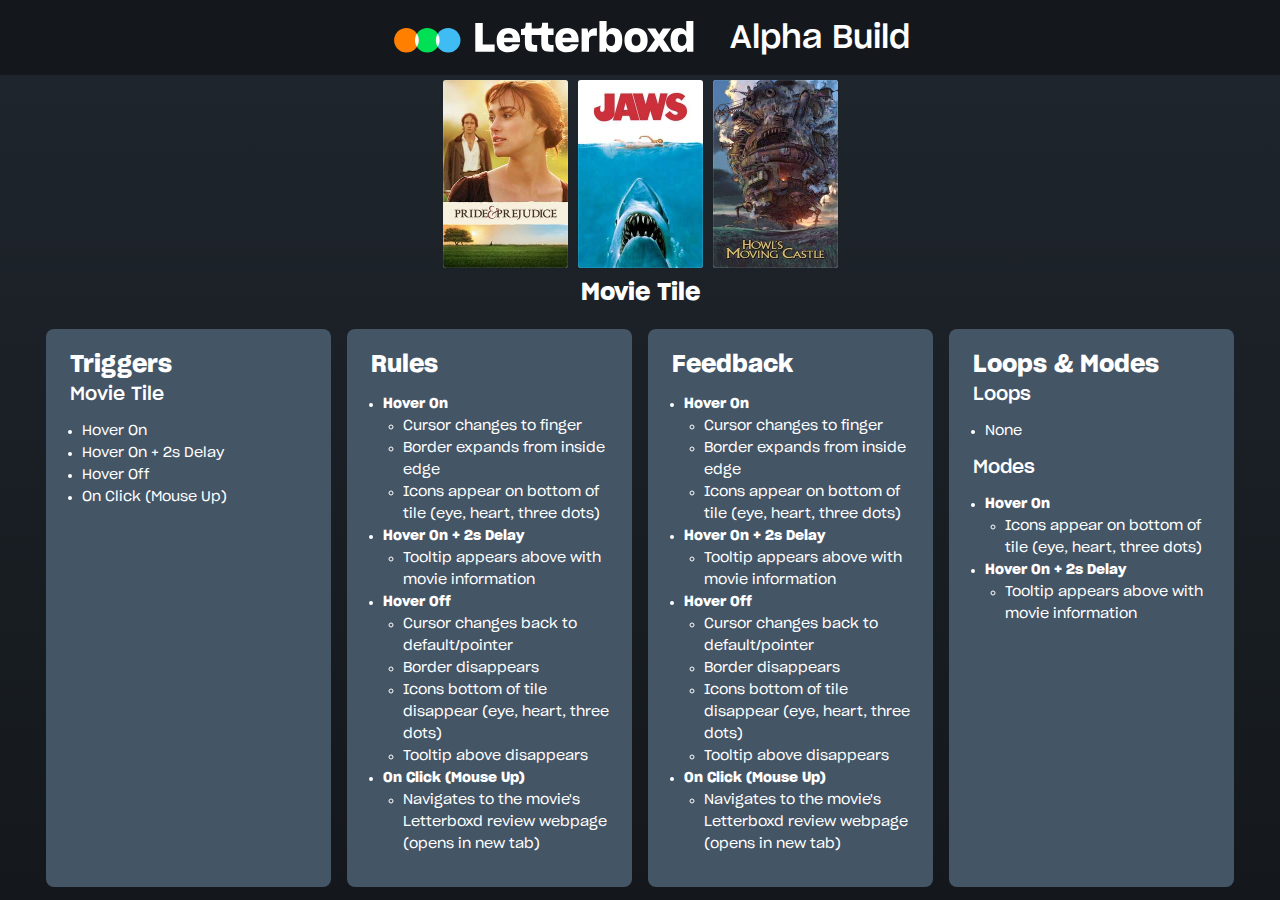
<file: idm241/alpha/build.html>
<!DOCTYPE html>
<html lang="en">
<head>
    <meta charset="UTF-8">
    <meta name="viewport" content="width=device-width, initial-scale=1.0">
    <title>IDM-241 Alpha Build</title>
    <link rel="stylesheet" href="../css/alpha_styles.css">
    <link rel="stylesheet" href="../css/alpha_microinteraction.css">
</head>
<body>
    <header>
        <img src="../files/logo.svg" alt="">
        <h1>Alpha Build</h1>
    </header>


    <section class="alpha-container">
        <div class="alpha">
            <div class="tile">
                <a class="poster" target="_blank" href="https://letterboxd.com/film/pride-prejudice/">
                    <span class="border"></span>
                    <span class="overlay">
                        <span class="icons">
                            <span class="icon view"></span>
                            <span class="icon like"></span>
                            <span class="icon menu"></span>
                        </span>
                    </span>
                </a>
                <img class="poster" src="../files/pride-and-prejudice-poster.jpg" alt="Movie poster from Pride and Prejudice (2005)">
            </div>
            <div class="tooltip">
                <p class="tooltip-text">Pride &amp; Prejudice (2005)</p>
                <span class="tooltip-arrow"></span>
            </div>
        </div>

        <div class="alpha">
            <div class="tile">
                <a class="poster" target="_blank" href="https://letterboxd.com/film/jaws/">
                    <span class="border"></span>
                    <span class="overlay">
                        <span class="icons">
                            <span class="icon view"></span>
                            <span class="icon like"></span>
                            <span class="icon menu"></span>
                        </span>
                    </span>
                </a>
                <img class="poster" src="../files/jaws-poster.jpg" alt="Movie poster from Jaws (1975)">
            </div>
            <div class="tooltip">
                <p class="tooltip-text">Jaws (1975)</p>
                <span class="tooltip-arrow"></span>
            </div>
        </div>

        <div class="alpha">
            <div class="tile">
                <a class="poster" target="_blank" href="https://letterboxd.com/film/howls-moving-castle/">
                    <span class="border"></span>
                    <span class="overlay">
                        <span class="icons">
                            <span class="icon view"></span>
                            <span class="icon like"></span>
                            <span class="icon menu"></span>
                        </span>
                    </span>
                </a>
                <img class="poster" src="../files/howls-moving-castle-poster.jpg" alt="Movie poster from Howl's Moving Castle (2004)">
            </div>
            <div class="tooltip">
                <p class="tooltip-text">Howl's Moving Castle (2004)</p>
                <span class="tooltip-arrow"></span>
            </div>
        </div>
        
        
    </section>

    <section class="link">
        <h2>Movie Tile</h2>
    </section>

    <section class="description">
        <div>
            <h2>Triggers</h2>
            <h3>Movie Tile</h3>
            <ul>
                <li>Hover On</li>
                <li>Hover On + 2s Delay</li>
                <li>Hover Off</li>
                <li>On Click (Mouse Up)</li>
            </ul>
        </div>
        <div>
            <h2>Rules</h2>
            <ul>
                <li><b>Hover On</b>
                    <ul>
                        <li>Cursor changes to finger</li>
                        <li>Border expands from inside edge</li>
                        <li>Icons appear on bottom of tile (eye, heart, three dots)</li>
                    </ul>
                </li>
                <li><b>Hover On + 2s Delay</b>
                    <ul>
                        <li>Tooltip appears above with movie information</li>
                    </ul>
                </li>
                <li><b>Hover Off</b>
                    <ul>
                        <li>Cursor changes back to default/pointer</li>
                        <li>Border disappears</li>
                        <li>Icons bottom of tile disappear (eye, heart, three dots)</li>
                        <li>Tooltip above disappears</li>
                    </ul>
                </li>
                <li><b>On Click (Mouse Up)</b>
                    <ul>
                        <li>Navigates to the movie's Letterboxd review webpage (opens in new tab)</li>
                    </ul>
                </li>
            </ul>
        </div>
        <div>
            <h2>Feedback</h2>
            <ul>
                <li><b>Hover On</b>
                    <ul>
                        <li>Cursor changes to finger</li>
                        <li>Border expands from inside edge</li>
                        <li>Icons appear on bottom of tile (eye, heart, three dots)</li>
                    </ul>
                </li>
                <li><b>Hover On + 2s Delay</b>
                    <ul>
                        <li>Tooltip appears above with movie information</li>
                    </ul>
                </li>
                <li><b>Hover Off</b>
                    <ul>
                        <li>Cursor changes back to default/pointer</li>
                        <li>Border disappears</li>
                        <li>Icons bottom of tile disappear (eye, heart, three dots)</li>
                        <li>Tooltip above disappears</li>
                    </ul>
                </li>
                <li><b>On Click (Mouse Up)</b>
                    <ul>
                        <li>Navigates to the movie's Letterboxd review webpage (opens in new tab)</li>
                    </ul>
                </li>
            </ul>
        </div>
        <div>
            <h2>Loops &amp Modes</h2>
                <h3>Loops</h3>
                <ul>
                    <li>None</li>
                </ul>
                <h3>Modes</h3>
                <ul>
                    <li><b>Hover On</b>
                        <ul>
                            <li>Icons appear on bottom of tile (eye, heart, three dots)</li>
                        </ul>
                    </li>
                    <li><b>Hover On + 2s Delay</b>
                        <ul>
                            <li>Tooltip appears above with movie information</li>
                        </ul>
                    </li>
                </ul>
        </div>
    </section>
    
</body>
</html>
</file>
<file: css/styles.css>
/*FONTS*/

@font-face {
    font-family: 'Montserrat';
    src: url(../fonts/montserrat/Montserrat-VariableFont_wght.ttf) format(TrueType);
    font-weight: 100 900;
    font-style: normal;
}

@font-face {
    font-family: 'Montserrat';
    src: url(../fonts/montserrat/Montserrat-Italic-VariableFont_wght.ttf) format(TrueType);
    font-weight: 100 900;
    font-style: italic;
}

@font-face {
    font-family: 'Averia Serif Libre';
    src: url('../fonts/averia_serif_libre/averiaseriflibre-bold-webfont.woff2') format('woff2');
    font-weight: 700;
    font-style: normal;
}

@font-face {
    font-family: 'Averia Serif Libre';
    src: url('../fonts/averia_serif_libre/averiaseriflibre-bolditalic-webfont.woff2') format('woff2');
    font-weight: 700;
    font-style: italic;
}

@font-face {
    font-family: 'Averia Serif Libre';
    src: url('../fonts/averia_serif_libre/averiaseriflibre-italic-webfont.woff2') format('woff2');
    font-weight: 400;
    font-style: italic;
}

@font-face {
    font-family: 'Averia Serif Libre';
    src: url('../fonts/averia_serif_libre/averiaseriflibre-light-webfont.woff2') format('woff2');
    font-weight: 300;
    font-style: normal;
}

@font-face {
    font-family: 'Averia Serif Libre';
    src: url('../fonts/averia_serif_libre/averiaseriflibre-lightitalic-webfont.woff2') format('woff2');
    font-weight: 300;
    font-style: italic;
}

@font-face {
    font-family: 'Averia Serif Libre';
    src: url('../fonts/averia_serif_libre/averiaseriflibre-regular-webfont.woff2') format('woff2');
    font-weight: 400;
    font-style: normal;
}

/*VARIABLES*/

html{
    --background:#FFF9EE;
    --light-orange:#F28F3B;
    --rust-red:#D06C58;
    --grey-blue:#5D9292;
    --dark-text:#222222;
    --Averia: 'Averia Serif Libre',Times, serif;
    --Montserrat: 'Montserrat', Arial, sans-serif;
    --rhythm: 5vw;
}

/*COLOR CHANGES, FILLS, ETC.*/

.light-orange{
    fill: var(--light-orange);
    background-color: var(--light-orange);
}

.rust-red{
    fill: var(--rust-red);
    background-color: var(--rust-red);
}

/*
*Filter over SVG to change colors
*Generator here: https://codepen.io/sosuke/pen/Pjoqqp
*/

.black-to-rust-red{
    filter: invert(84%) sepia(37%) saturate(4386%) hue-rotate(310deg) brightness(78%) contrast(111%);
}

.black-to-light-orange{
    filter: invert(60%) sepia(49%) saturate(651%) hue-rotate(342deg) brightness(96%) contrast(98%);
}

.black-to-grey-blue{
    filter: invert(52%) sepia(25%) saturate(479%) hue-rotate(131deg) brightness(97%) contrast(90%);
}

.grey-blue{
    fill:var(--grey-blue);
    background-color: var(--grey-blue);
}

.light-orange-text{
    color: var(--light-orange);
}

.rust-red-text{
    color: var(--rust-red);
}

/*GENERAL CSS RULES*/

*{
    color: var(--dark-text);
    max-width: 100%;
}

body {
    background-color: var(--background);
}

footer{
    height: 15vw;
}


/*MOBILE FONT SPECS*/
h1 {
    font-family: var(--Averia);
    font-size: 17.4vw; /*~68px on mobile*/
    font-style: italic;
    font-weight: 700;
}

h2{
    font-family: var(--Averia);
    font-size: 14vw; /*~58px on mobile*/
    font-style: italic;
    font-weight: 700;
    margin: 1vw 5vw;
}

h3{
    font-family: var(--Averia);
    font-size: 10.5vw; /*~44px on mobile*/
    font-style: italic;
    font-weight: 700;
    margin: 20vw 1vw 5vw 1vw;
}

h4 {
    font-family: var(--Montserrat);
    font-size: 7vw; /*~28px on mobile*/
    font-style: normal;
    font-weight: 500;
    margin: 3vw;
}

h5{
    font-family: var(--Averia);
    font-size: 5.1vw; /*~23px on mobile*/
    font-weight: 700;
    margin: 0;
}

p{
    font-family: var(--Montserrat);
    font-size: 4.1vw; /*~16px on mobile*/
    font-style: normal;
    font-weight: 400;
    line-height: 130%;
}

section p, section h5{
    margin: var(--rhythm);
}

p.snippit{
    font-family: var(--Montserrat);
    font-size: 4.6vw; /*~18px on mobile*/
    font-weight: 500;
    letter-spacing: -0.064vw;
    margin: 0 2vw;
    padding: 0;
}

img{
    width: 100%;
}

a{
    text-decoration: none;
}

video{
    background-color: #DDDDDD;
    border-radius: var(--rhythm);
    height: 60vw;
    width: 90vw;
    margin-bottom: 1vw;
}

header video{
    margin-top: 8vw;
}

.bold{
    font-weight: 700;
}

.italic{
    font-style: italic;
}

div ul{
    color: var(--dark-text);
    font-family: var(--Montserrat);
    font-size: 4.1vw; /*~16px on mobile*/
    font-style: normal;
    font-weight: 400;
    line-height: 150%;
    margin-right: var(--rhythm);
    text-align: left;
}

div.contents{
    color: var(--dark-text);
    display: flex;
    font-family: var(--Montserrat);
    font-size: 5vw; /*~20px on mobile*/
    font-style: normal;
    font-weight: 400;
    flex-direction: column;
    line-height: 200%;
    list-style-type: none;
    margin-top: 5vw;
    text-align: left;
}

a.in-text-link{
    color: var(--grey-blue);
    text-decoration: underline;
}


/*ALIGNMENT*/

.left-align{
    display: flex;
    flex-direction: column;
    justify-content: flex-start;
    text-align: left;
}

.right-align{
    align-items: flex-end;
    display: flex;
    flex-direction: column;
    justify-content:flex-end;
    text-align: right;
}

.center{
    align-items: center;
    display: flex;
    flex-direction: column;
    text-align: center;
}


/*PAGE HEADERS*/

picture.common-header{
    border-radius: 50vw;
    width: 80vw;
    z-index: -2;
}

div.page-title img{
    position: absolute;
    left:0;
    top:-15vw;
    width: 26vw;
    z-index: -1;
}

.left-dot-full {
    display: none;
}
.right-dot-full {
    display: none;
}

div.page-title img.left-dot{
    transform: scaleX(-1);
    left: 80vw;
    top:-35vw;
    width: 20vw;
    z-index: -3;
}

div.page-title img.med-dot{
    top:-12vw;
    width: 20vw;
}

div.page-title{
    align-self: flex-start;
    margin-top: -5vw;
    position: relative;
}

#case-studies-title{
    align-self: auto;
}

.page-title h2{
    margin-top: -2vw;
}

.common-header{
    align-items: center;
    display: flex;
    flex-direction: column;
    width: 100vw;
    margin-top: 4vw;
}

.sub-header-left{
    align-self: flex-start;
    margin-left: 7vw;
}

div.header-space{
    margin-top: 15vw;
}

/*BUTTON LOGISTICS*/

.button{
    border-color: var(--background);
    border-radius: 50vw;
    border-style: solid;
    border-width: 2vw;
    color: var(--background);
    margin: 3vw;
    padding: 4vw;
}

.arrow-button{
    font-family: var(--Montserrat);
    font-size: 12vw;
    font-weight:600;
    line-height: 8vw;
    text-align: center;
}

div.left-align a.button, div.right-align a.button {
    margin-top: 1vw;
    margin-bottom: 0;
    padding-bottom: 5.5vw;
    text-decoration: none;
    width: 9.5vw;
}

a.light-orange:hover{
    background-color: var(--background);
    border-color: var(--light-orange);
    color: var(--light-orange);
    transition: 100ms;
}

a.rust-red:hover{
    background-color: var(--background);
    border-color: var(--rust-red);
    color: var(--rust-red);
    transition: 100ms;
}

a.grey-blue:hover{
    background-color: var(--background);
    border-color: var(--grey-blue);
    color: var(--grey-blue);
    transition: 100ms;
}


/* Home Page & Case Study Page */

.home-project-title{
    margin-left: 7vw;
    margin-top: -1vw;
}

.home-header-img{
    display: flex;
    justify-content: flex-end;
    position: relative;
    margin-top: 10vw;
    z-index: -4;
}

.round-img{
    width: 64vw;
}

.rounded-text{
    position: absolute;
    top: -15vw;
    width: 68vw;
}

.big-logo{
    position: absolute;
    left: 3vw;
    top: 20vw;
    width: 54vw;
}

.case-study{
    align-items: center;
    display: flex;
    flex-direction: row;
    flex-wrap: nowrap;
    height: 80vw;
}

.case-study > div{
    width: 40vw;
}

div.left-align > h2{
    font-size: 10vw;
    line-height: 9vw;
    margin: 1vw;
}

div.right-align > h2{
    font-size: 8vw;
    line-height: 9vw;
    margin: 1vw;
}

.case-study > img{
    filter: drop-shadow(-1vw 1vw 1vw rgba(0, 0, 0, 0.40));
    margin-left: 1vw;
    margin-top: -4vw;
    width: 53vw;
}

.home-header-title{
    align-self: center;
    margin-top: -25vw;
    margin-bottom: -5vw;
    text-align: center;
}

.home-section{
    align-items: center;
    display: flex;
    flex-direction: column;
    
}

.big-circle{
    width: 52vw;
    margin-top: -67.5vw;
    z-index: -5;
}

/*PHOTOGRAPHY PAGE*/

.photo-button-grid{
    display: grid;
    grid-template-columns: 1fr 1fr 1fr;
    grid-template-rows: auto;
    grid-template-areas:
    'nature architechture portrait';
    justify-items: center;
    align-items: center;
}

.photo-button-grid a {
    display: flex;
    flex-direction: column;
    justify-content: center;
    align-items: center;
    width: 28vw;
    margin-top: 5vw;
    margin-bottom: 10vw;
}

.photo-button-grid a p{
    color: var(--background);
    font-family: var(--Montserrat);
    font-size: 3.8vw;
    font-weight: 600;
    margin-top: -17vw;
    text-align: center;
}

.photo-grid-left{
    display: grid;
    grid-template-columns: 44.87vw 44.87vw;
    grid-template-rows: 60.26vw 67.18vw;
    grid-template-areas:
    'horiz horiz'
    'vert-1 vert-2';
    column-gap: 3vw;
    row-gap: 4vw;
    justify-items: center;
    align-items: center;
    justify-content: center;
    margin: 4vw 0;
}

.photo-grid-right{
    display: grid;
    grid-template-columns: 44.87vw 44.87vw;
    grid-template-rows: 60.26vw 67.18vw;
    grid-template-areas:
    'horiz horiz'
    'vert-1 vert-2';
    column-gap: 3vw;
    row-gap: 4vw;
    justify-items: center;
    align-items: center;
    justify-content: center;
}

.horiz-img {
    grid-area: horiz;
}

.vert-img-1 {
    grid-area: vert-1;
}

.vert-img-2 {
    grid-area: vert-2;
}

/*DESIGN & MEDIA*/

.vid-title{
    margin: 1vw;
}
.media-vid{
    border-radius: 10px;
    filter: drop-shadow(0vw 2vw 2vw rgba(0, 0, 0, 0.40));
    margin-top: 7vw;
    width: 70vw;
}

.media-section{
    margin: 10vw 0;
    position: relative;
    text-align: center;
}

.media-huge-circle{
    position: absolute;
    top: 0;
    width: 90vw;
    z-index: -6;
}

.media-item{
    margin: 5vw 0;
    display: flex;
    flex-direction: column;
    align-items: center;
    
}

.media-item img {
    width: 90vw;
}

.media-item div{
    display: flex;
    align-items: center;
}

picture{
    display: flex;
    align-items: center;
    justify-content: center;
}

.media-item h5, .media-item p{
    margin: 1vw;
}

.video-pair{
    display: flex;
    flex-direction: column;
}

/*CASE STUDIES*/

.tiny-circle{
    border-radius: 20vw;
    color: var(--background);
    font-size: 7vw;
    padding: .5vw 2.75vw 1vw 2.75vw;
}

.huge-circle{
    margin-top: -80vw;
    width: 90vw;
    z-index: -6;
}

.riv-wilm-circle{
    top: 18vw;
}

.case-study-header img{
    filter: drop-shadow(0vw 2vw 2vw rgba(0, 0, 0, 0.40));
    width: 92vw;
    margin-bottom: 5vw;
}

.case-study-header h2{
    margin: 0;
}

.case-study-header p{
    margin-bottom: 2vw;
    margin-top: 0;
}

.case-study-header{
    align-items: center;
    display: flex;
    flex-direction: column;
    text-align: center;
}

.case-study-sect img{
    border-radius: var(--rhythm);
    margin: 1vw var(--rhythm);
    width: 90vw;
}

.horiz-align{
    align-items: center;
    display: flex;
    justify-content: space-around;
}

.case-study-button{
    border-radius: 15vw;
    font-family: var(--Montserrat);
    font-size: 6vw;
    font-weight: 500;
    margin: 0;
    padding: 6vw 8vw;
    width: 55vw;
}

/*ABOUT*/

#skill-icons{
    margin-top: 12vw;
}

.skill-title{
    position: relative;
}

.skill-icons{
    display: flex;
    margin-left: 1vw;
}

.skill-icons img{
    height: 9vw;
    margin: 2vw;
    width: auto;
}

.skill-dot{
    position: absolute;
    right: 0;
    top: -4vw;
    transform: scaleX(-1);
    width: 25vw;
    z-index: -3;
}

.right-title{
    position: absolute;
    right: 4vw;
    top: -2vw;
    z-index: -2;
}

.in-touch{
    margin-top: 30vw;
}

.in-touch-section{
    display: flex;
    position: relative;
}

.in-touch-section p{
    margin: 10vw 5vw 2vw 0;
}

.vert-img img{
    border-radius: 50vw;
    margin: 5vw;
    width: 35vw;
}

.tablet-flex{
    width: 55vw;
}

.social-icons{
    align-items: center;
    display: flex;
    justify-content: center;
    margin-left: -3vw;
}

.social-icons img{
    margin: 4vw;
    width: 13vw;
}

.about-dot{
    left:0;
    position: absolute;
    top: 75vw;
    width: 20vw;
}

.lower-in-touch-dot {
    display: none;
}


/*RESUME*/

.resume-header{
    margin-bottom: 40vw;
    margin-top: 10vw;
    position: relative;
}

.resume-dot{
    position: absolute;
    right: 0;
    top: -8vw;
    transform: scaleX(-1);
    width: 50vw;
    z-index: -10;
}
.resume-dot-2{
    display: none;
}

.download-button{
    position: absolute;
    right: 2vw;
    top: 13vw;
    width: 35vw;
}

.body-dot{
    display: none;
}

/*Tablet Screens*/
@media (min-width: 670px) {

    h1{
        font-size: 16vw;
    }

    h2 {
        font-size: 10vw;
        margin: 2vw 18vw;
    }

    h3{
        font-size: 9vw; /*~43px on mobile*/
    }

    p {
        font-size: 18px;
    }

    section p, section h5{
        margin: 20px auto;
        width: 60vw;
    }

    p.snippit{
        font-size: 25px;
        letter-spacing: -0.5px;
        margin: 8px;
    }

    .button{
        border-radius: 50vw;
        border-width: 8px;
        margin: 2px;
        padding: 16px;
    }
    
    .arrow-button {
        font-size: 65px;
        line-height: 45px;
    }
    
    div.left-align a.button, div.right-align a.button {
        margin-top: 4px;
        padding-bottom: 27px;
        width: 58px;
    }

    /*Common Header*/
    .common-header{
        margin-top: 2.5vw;
    }

    .page-title h2 {
        margin-top: 7vw;
    }

    picture.common-header{
        border-radius: 50vw;
        width: 60vw;
        z-index: -2;
    }

    .left-dot-full {
        display: block;
        width: 21vw;
        z-index: -2;
        margin-right: 56vw;
        margin-top: -16vw;
    }

    .right-dot-full {
        display: block;
        width: 18vw;
        z-index: -10;
        margin-left: 57vw;
        margin-top: -33.5vw;
    }
    
    div.page-title img{
        display: none;
    }
    
    div.page-title img.left-dot{
        display: none;
    }
    
    div.page-title img.med-dot{
        display: block;
        top:-7vw;
        width: 15vw;
    }
    
    div.page-title{
        margin-top: -6vw;
        z-index: -1;
    }

    div.header-space{
        display: none;
    }

    /*Home Page*/

    .case-study{
        padding-top: 0;
    }

    .rounded-text{
        position: absolute;
        top: -14vw;
        right: 3vw;
        width: 64vw;
    }
    
    .case-study > div{
        width: 240px;
    }
    
    div.left-align > h2{
        font-size: 60px;
        line-height: 45px;
        margin: 4px;
    }
    
    div.right-align > h2{
        font-size: 48px;
        line-height: 45px;
        margin: 4px;
    }

    .home-project-title{
        margin-top: 25px !important;
    }
    
    .case-study > img.left{
        filter: drop-shadow(-4px 4px 4px rgba(0, 0, 0, 0.40));
        margin-right: 8px;
        margin-left: 0;
        margin-top: -35px;
        width: 300px;
    }
    
    .case-study > img.right{
        filter: drop-shadow(4px 4px 4px rgba(0, 0, 0, 0.40));
        margin-left: 8px;
        margin-top: -25px;
        width: 300px;
    }
    
    .home-header-title{
        align-self: center;
    }
    
    .home-section{
        height: 400px;
    }
    
    .big-circle{
        width: 45vw;
        margin-top: -410px;
    }
    
    /*ABOUT Page*/
    .in-touch-section p{
        margin: auto;
        width: 30vw;
    }

    .skill-icons {
        display: flex;
        margin-left: 10vw;
    }

    .right-title {
        top: -1vw;
        z-index: 3;
    }

    .skill-icons img {
        height: 6.75vw;
        margin: 1.5vw;
        width: auto;
    }

    .skill-dot{
        display: none;
    }

    .skill-dot-2 {
        position: absolute;
        top: 14vw;
        right: -42vw;
    }

    #skill-icons {
        margin-top: 8vw;
    }

    .vert-img img{
        width: 30vw;
    }

    .about-dot {
        top: 52vw;
        width: 15vw;
    }

    .in-touch {
        margin-top: 20vw;
    }

    .in-touch .page-title h2 {
        margin: 0 0 -12vw 32vw;
    }

    .in-touch-dot-2{
        position: absolute;
        top: 11vw;
        right: 1vw;
    }

    .tablet-flex{
        display: flex;
        flex-direction: row;
    }
    .tablet-flex div{
        margin: auto;
    }

    .social-icons{
        margin-left: 0;
    }

    .social-icons img {
        margin: 2vw;
        width: 7vw;
    }

    .lower-in-touch-dot {
        display: none;
    }


    /*Photography Page*/
    .photo-button-grid{
        margin: 0 15vw;
        margin-top: 0vw;
    }
    
    .photo-button-grid a {
        width: 20vw;
        margin-top: 4vw;
        margin-bottom: 2vw;
    }
    
    .photo-button-grid a p{
        font-size: 2.75vw;
        margin-top: -12vw;
    }

    #photography .med-dot, #design-media .med-dot{
        visibility: visible;
    }

    /*Media Page*/

    .video-pair{
        display: flex;
        flex-direction: row;
        justify-content: space-around;
        flex-wrap: wrap;
    }

    .media-vid{
        width: 35vw;
    }

    .vid-title{
        font-size: 6vw;
    }

    .media-huge-circle {
        top: 4vw;
        width: 46vw;
    }

    .media-section {
        margin: 0;
        width: 48vw;
    }

    .media-section p{
        font-size: 2.5vw;
        margin-top: -1vw;
    }

    /*RESUME */

    .resume-header {
        margin-bottom: -42vw;
        margin-top: 4vw;
        position: initial;
    }

    .resume-dot{
        display: none;
    }

    .resume-dot-2 {
        display: block;
        width: 40vw;
        margin-top: -18vw;
        margin-right: -51vw;
        z-index: -3;
    }

    .download-button{
        position: relative;
        right: 0;
        top: 0;
        width: 24vw;
        z-index: -1;
    }

    .resume-header a {
        position: relative;
        top: -29vw;
        right: -25vw;
    }

    .body-dot {
        display: block;
        position: absolute;
        width: 126px;
        top: -41px;
        left: 30px;
        z-index: -2;
    }
    
    .page-title .med-dot{
        visibility: hidden;
    }

    /*CASE STUDY & RESUME*/

    #resume h3, .case-study-page h3{
        font-size: 55px;
        margin: 125px 0 40px 0;
        margin-left: 80px;
        margin-right: 30px;
    }

    #resume p, #resume h5, #resume  ul, .case-study-page ul, .case-study-page p, .case-study-page h5 {
        margin: 10px auto;
        width: 75vw;
    }

    .resume-item h5, #resume-skills h5, #affiliations h5, .case-study-sect h5{
        font-size: 25px;
    }

    .resume-item ul, .case-study-page ul{
        font-size: 18px;
        line-height: 170%;
    }
    .resume-item{
        margin: 30px 0;
    }

    /*CASE STUDIES*/
    .case-study-page img{
        width: 80vw;
        align-self: center;
        
    }

    .case-study-sect{
        display: flex;
        flex-direction: column;
    }

    video{
        width: 85vw;
    }

    .case-study-header h2 {
        font-size: 12vw;
        margin-bottom: -2vw;
    }

    .case-study-header img{
        width: 75vw;
    }

    .huge-circle{
        width: 70vw;
        margin-top: -65vw;
    }

    .vert-video{
        width: 50vw;
        height: 35vw;
        margin: 0;
    }

    .contents-flex{
        display: flex;
        align-items: center;
        justify-content: space-around;
        width: 100%;
        margin-top: 5vw;
    }

    div.contents {
        font-size: 3vw;
        line-height: 200%;
        margin: 0;
    }

    .tiny-circle {
        font-size: 4vw;
        padding: 0.2vw 1.75vw 0.75vw 1.75vw;
    }

    .case-study-button {
        font-size: 4vw;
        width: 42vw;
    }

}

@media (min-width: 1000px) {
    
    h1{
        font-size: 8.75vw;
    }

    h2 {
        font-size: 8vw;
        margin: 2vw 18vw;
    }

    h3 {
        font-size: 6vw;
        margin: 12.5vw 1vw 3vw 1vw;
    }

    h4{
        font-size: 3.5vw;
    }
    h5{
        font-size: 3vw;
    }

    p {
        font-size: 16px;
    }

    section p, section h5 {
        margin: 20px auto;
        width: 45vw;
    }

    p.snippit {
        font-size: 1.5vw;
        letter-spacing: -0.05vw;
        margin: 0 1vw;
    }

    .button {
        border-radius: 50vw;
        border-width: .75vw;
        margin: .25vw;
        padding: 1.5vw;
    }

    /*Common Header*/

    .common-header {
        margin-top: 1.5vw;
    }

    .sub-header-left {
        margin-left: 3.5vw;
    }

    .left-dot-full {
        display: block;
        width: 15vw;
        margin-right: 57vw;
        margin-top: -11vw;
    }

    .right-dot-full {
        width: 10vw;
        margin-left: 57vw;
        margin-top: -22vw;
    }
    
    
    div.page-title img{
        display: none;
    }
    
    div.page-title img.left-dot{
        display: none;
    }
    
    div.page-title img.med-dot {
        display: block;
        top: -5vw;
        width: 10vw;
    }
    
    div.page-title{
        margin-top: -6vw;
    }

    div.page-title > h2 {
        font-size: 8vw;
        margin-left: 21vw;
        margin-top: 7.5vw;
    }

    /*HOME PAGE*/

    .home-grid {
        display: flex;
        flex-direction: row-reverse;
    }

    .case-study-bubbles{
        width: 50%;
    }
    .home-header{
        width: 50%;
    }

    .home-header-title{
        margin-right: 1vw;
    }

    .big-logo{
        width: 25vw;
        top:7vw;
        left: -2vw;
    }

    .round-img{
        width: 32vw;
    }

    .rounded-text {
        top: -7vw;
        right: 1vw;
        width: 34vw;
    }

    .case-study > img.left, .case-study > img.right{
        width: 20vw;
        z-index: -1;
    }

    .case-study > img.left{
        margin-top: -1.5vw;
        z-index: -1;
    }

    .case-study > div {
        width: 17vw;
    }

    div.right-align > h2 {
        font-size: 3.25vw;
        line-height: 3vw;
    }

    div.left-align > h2 {
        font-size: 4vw;
        line-height: 1em;
        margin: .5vw;
    }

    .arrow-button {
        font-size: 3.5vw;
        line-height: 2.5vw;
    }

    div.left-align a.button, div.right-align a.button {
        margin-top: 0.5vw;
        padding-bottom: 2vw;
        width: 3.1vw;
    }

    .home-section{
        height: 23vw;
        width: 40vw;
    }

    .big-circle{
        width: 18vw;
        margin-top: -20vw;
    }

    .case-study{
        height: 21vw;
        margin-left: -2vw;
    }

    #case-study-2{
        margin-right: 5vw;
    }
    #case-study-1, #case-study-3{
        margin-left: 18vw;
    }

    #case-study-2, #case-study-3, .home-header{
        margin-top: -5vw;
    }


    footer{
        height: 0;
    }

    /*About Info*/

        /*Skills Section*/

    .right-title {
    top: -3vw;
    right: 8vw;
    }

    .skill-icons img {
        height: 4.5vw;
        margin: 1vw;
        width: auto;
    }

    .skill-icons {
        display: flex;
        margin-left: 26vw;
    }

    .skill-dot-2 {
        position: absolute;
        top: 9.5vw;
        right: -36vw;
    }

    #skill-icons {
        margin-top: 4vw;
    }

        /*In Touch Section*/

    .in-touch {
        margin-top: 12vw;
    }

    .in-touch-section p {
        margin: auto;
        width: 15vw;
    }

    .tablet-flex {
        width: 34vw;
    }

    .vert-img img {
        width: 20vw;
        margin: 9vw 3vw 5vw 17vw;
    }

    .in-touch-dot-2 {
        position: absolute;
        top: 8vw;
        right: 1.5vw;
    }

    .about-dot{
        display: none;
    }

    .lower-in-touch-dot {
        position: absolute;
        top: 53vw;
        right: 17.5vw;
        z-index: 4;
        width: 12vw;
    }

    .social-icons img {
        margin: 1vw;
        width: 4vw;
    }

    /*Photography Page*/
    
    .photo-button-grid a {
        width: 125px;
        margin-top: 10px;
        margin-bottom: -50px;
    }

    .photo-button-grid a p {
        font-size: 16px;
        margin-top: -76px;
    }

    .photo-button-grid {
        margin: 0 30vw;
        margin-top: 0;
    }

    .photo-button-grid a img{
        border-radius: 50vw;
    }

    .photo-grid-left{
        display: grid;
        grid-template-columns: 48.58vw 21.74vw 21.74vw;
        grid-template-rows: 32.75vw;
        grid-template-areas:
        'horiz vert-1 vert-2';
        column-gap: 1.5vw;
        justify-items: center;
        align-items: center;
        justify-content: center;
        margin: 1.25vw 0;
    }

    .photo-grid-right{
        display: grid;
        grid-template-columns: 21.74vw 21.74vw 48.58vw;
        grid-template-rows: 32.75vw;
        grid-template-areas:
        'vert-1 vert-2 horiz';
        column-gap: 1.5vw;
        justify-items: center;
        align-items: center;
        justify-content: center;
    }

    /*CASE STUDY PAGE*/
    
    #case-study-page-1, #case-study-page-3 {
        margin-left: 0;
    }

    .home-section {
        height: 23vw;
        width: auto;
    }

    /*Media & Design*/
    .media-section{
        margin-bottom: 5vw;
        width: 33vw;
    }

    .media-huge-circle{
        top: 0;
        width: 30vw;
    }

    .media-vid{
        margin-top: 2vw;
        width: 22vw;
        filter: drop-shadow(0vw 1vw 1vw rgba(0, 0, 0, 0.40));
    }

    .vid-title {
        font-size: 3.5vw;
    }

    .video-pair {
        justify-content: center;
    }

    .desktop-flex{
        display: flex;
        width: 100%;
        justify-content: center;
        align-items:flex-start;
    }

    .media-item{
        margin: 1vw;
    }

    .media-item-2 img{
        height: 46.5vw !important;
    }

    .media-item img{
        height: 38vw;
        width: auto;
    }

    .media-item h5, .media-item p {
        width: auto;
    }
    
    /*RESUME*/
    .resume-dot-2 {
        width: 25vw;
        margin-top: -13vw;
        margin-right: -41vw;
    }

    .resume-header a {
        top: -19vw;
        right: -20.5vw;
    }

    .download-button {
        width: 15vw;
    }

    .resume-header {
        margin-bottom: -25vw;
        margin-top: 0;
    }

    .desktop-grid{
        display: grid;
        grid-template-columns: 1fr 1fr;
        grid-template-rows: 1fr 1fr;
        grid-template-areas:
        'courses skills'
        'affiliations awards';
        justify-items: center;
        align-items:flex-start;
        margin-bottom: 150px;
    }

    .desktop-grid section{
        width: 48vw;
    }

    #academic-courses{
        grid-area: courses;
    }
    #resume-skills{
        grid-area: skills;
    }
    #affiliations{
        grid-area: affiliations;
    }
    #awards{
        grid-area: awards;
    }
    .desktop-grid p, .desktop-grid h5, .desktop-grid ul{
        width: auto !important;
        padding: 0 50px 0 85px;
        margin: 10px !important;
    }

    /*CASE STUDIES*/
    .case-study-header .snippit {
        margin: 1vw;
        font-size: 2vw;
    }
    .case-study-header h2{
        font-size: 6vw;
    }
    .case-study-page ul{
        font-size: 16px;
    }

    .case-study-header {
        position: initial;
    }

    .case-study-header img {
        width: 45vw;
        filter: none;
    }

    .huge-circle {
        width: 42vw;
        margin-top: -41vw;
    }

    .contents-flex{
        margin-top: 3vw;
        justify-content: center;
    }

    .vert-video {
        width: 40vw;
        height: 25vw;
    }

    div.contents{
        font-size: 2vw;
        margin: 1vw;
    }

    .tiny-circle {
        font-size: 3vw;
        padding: 0 1.25vw 0.5vw 1.25vw;
    }

    video{
        border-radius: 2vw;
    }

    .persona-flex{
        display: flex;
        flex-direction: row;
        justify-content: space-around;
        align-items: center;
    }
    .persona-flex div{
        width: 40vw;
        margin-left: 11vw;
    }
    .persona-flex img{
        width: 40vw;
        margin: 0;
        border-radius: 3vw;
    }
    .persona-flex div ul{
        width: auto;
    }

    .case-study-sect img {
        border-radius: 3vw;
    }

    .riv-wilm-circle{
        margin-top: -37vw;
    }

    .case-study-button {
        font-size: 2vw;
        width: 18vw;
    }

    .flow-flex{
        display: flex;
        justify-content: space-around;
        align-items: center;
    }

    .flow-flex img{
        width: 30vw;
        margin: 0;
    }
    .flow-flex div{
        width: 20vw;
        align-self: self-start;
    }


}
</file>
<file: css/navigation.css>
@font-face {
    font-family: 'Averia Serif Libre';
    src: url('../fonts/averia_serif_libre/averiaseriflibre-bold-webfont.woff2') format('woff2');
    font-weight: 700;
    font-style: normal;
}

html{
    --background:#FFF9EE;
    --light-orange:#F28F3B;
    --rust-red:#D06C58;
    --grey-blue:#5D9292;
    --dark-text:#222222;
    --nav-background:#F2E8D7;
    --Averia: 'Averia Serif Libre',Times, serif;
}

/*Nav Dot Animations*/

.nav-dot{
    transition-property: height;
    transition-duration: 1s;
    position: absolute;
    left: 20px;
    top: -5px;
    height: 60px;
    width: 60px;
    border-radius: 50vw;
}

.expand-dot, .expand-dot2{
    position: absolute;
    height: 60px;
    width: 60px;
    border-radius: 50vw;
    left: 20px;
    top:-5px;
    z-index: -20;
    transition: height .1s;
}

.expand-dot-longer{
    position: absolute;
    height: 60px;
    width: 60px;
    border-radius: 50vw;
    left: -45px;
    top: 130px;
    visibility: hidden;
    transition: height .1s;
}

#sm1:checked ~ .expand-dot {
    height: 265px;
    transition: height .3s ease-in-out;
}

#sm2:checked ~ .expand-dot-longer{
    visibility: visible;
    height: 305px;
    transition: height .3s ease-in-out;
}

#sm2:checked ~ .expand-dot2 {
    height: 280px;
    transition: height .3s ease-in-out;
}



/**/

.rust-red{
    background-color: var(--rust-red);
}

.light-orange{
    background-color: var(--light-orange);
}

.grey-blue{
    background-color: var(--grey-blue);
}

body{
    margin: 0;
}

li.nav-link{
    padding: 10px 0px;
}

.menu{
    margin: 0 20px;
    border-bottom-right-radius: 25px;
    border-bottom-left-radius: 25px;
    filter: drop-shadow(0px 15px 15px rgba(0, 0, 0, 0));
    font-family: var(--Averia);
    font-size: 25px;
    font-weight: 700;
}

.menu ul {
    padding: 0;
}

.menu .main-menu {
    display: none;
}

#toggle-menu{
    height: 50px;
}

#tm:checked + .main-menu {
    display: block;
}

.menu input[type="checkbox"], 
.menu ul span.drop-icon {
    display: none;
}

.menu .sub-menu {
    margin-left: 65px;
    border-radius: 25px;
}

.menu .sub-menu li:last-child {
    border-width: 0;
}

.menu li, 
#toggle-menu, 
.menu a {
    position: relative;
    display: block;
    color: var(--dark-text);
    text-decoration: none;
}

.menu, 
#toggle-menu {
    background-color:var(--nav-background);
}

#toggle-menu, 
.menu a {
    padding: 10px 0 10px 50px;
    border-radius: 50vw;
}

.menu a {
    transition: all .125s ease-in-out;
    -webkit-transition: all .125s ease-in-out;
}

.menu .sub-menu {
    display: none;
}

.menu input[type="checkbox"]:checked + .sub-menu {
    display: block;
}

.hamburger-bars{
    height: 30px;
    margin: 10px 0;
    right: 0 !important;

}

.up-arrow{
    height: 20px;
    transform: scaleY(-1);
}

#toggle-menu .drop-icon, 
.menu li label.drop-icon {
    position: absolute;
    right: 30px;
    z-index: 3001;
}

.menu label.drop-icon, #toggle-menu span.drop-icon {
    border-radius: 50%;
    width: 30px;
    height: 20px;
    text-align: center;
    top: 10px;
    padding: 10px;
}

@media only screen and (max-width:390px){

    #toggle-menu .drop-icon, .menu li label.drop-icon {
        position: absolute;
        right: 20px;
    }

    li.nav-link {
        padding: 12px 0px;
    }

    .menu{
        font-size: 16px;
    }

    #sm1:checked ~ .expand-dot {
        height: 237px;
        transition: height .3s ease-in-out;
    }

    #sm2:checked ~ .expand-dot2 {
        height: 255px;
        transition: height .3s ease-in-out;
    }

    #sm2:checked ~ .expand-dot-longer {
        visibility: visible;
        height: 255px;
        transition: height .3s ease-in-out;
    }
}

@media only screen and (min-width: 1000px) {
    
    #toggle-menu .drop-icon, 
    .menu li label.drop-icon {
    position: absolute;
    right: 50px;
    }

    .menu .main-menu {
        display: block;
        display: flex;
        justify-content: center;
        align-items:end;
        margin-top: 0;
    }

    .menu{
        border-radius: 0;
        margin: 0;
        font-size: 20px;
        filter: drop-shadow(0px 15px 15px rgba(0, 0, 0, 0));
    }

    .up-arrow{
        height: 15px;
    }

    .menu a{
        padding: 10px 20px;
    }

    .menu .sub-menu li:last-child{
        border-bottom-left-radius: 40px;
        border-bottom-right-radius: 40px;
    }



    .nav-dot{
        visibility: hidden;
    }
    .expand-dot, .expand-dot2{
        visibility: hidden;
    }

    #sm2:checked ~ .expand-dot-longer{
        visibility: hidden;
    }

    #toggle-menu, 
    .menu label.drop-icon {
        display: none;
    }

    .menu ul span.drop-icon {
        display: inline-block;
    }

    .menu li {
        float: left;
        border-width: 0 1px 0 0;
    }

    .menu .sub-menu li {
        float: none;
    }

    .menu .sub-menu {
        border-width: 0;
        margin: 0;
        position: absolute;
        top: 100%;
        left: 0;
        width: 200px;
        z-index: 3000;
        max-width: 150%;
    }

    .menu .sub-menu, 
    .menu input[type="checkbox"]:checked + .sub-menu {
        display: none;
    }

    .menu .sub-menu li {
        border-width: 0 0 1px;
    }

    .menu .sub-menu .sub-menu {
        top: 0px;
        left: 100%;
    }

    .menu li:hover > input[type="checkbox"] + .sub-menu {
        display: block;
    }

    li.nav-link{
        background-color: var(--nav-background);
    }

}
</file>
<file: idm241/css/beta_styles.css>
@font-face {
    font-family: 'Sharp Grotesk';
    src: url(../font/Sharp_Grotesk/SharpGrotesk-SemiBold20.otf) format(opentype);
    font-weight: 600;
}

@font-face {
    font-family: 'Sharp Grotesk';
    src: url(../font/Sharp_Grotesk/SharpGrotesk-Medium20.otf) format(opentype);
    font-weight: 500;
}

@font-face {
    font-family: 'Sharp Grotesk';
    src: url(../font/Sharp_Grotesk/SharpGrotesk-Book20.otf) format(opentype);
    font-weight: 400;
}
 *{
    box-sizing: border-box;
}

body{
    box-sizing: border-box;
    background: linear-gradient(#20272E, #14181C);
    height: 100vh;
    margin: 0;
    background-image: linear-gradient(#1F262D, #14181C);
    background-repeat: no-repeat;
    background-attachment: fixed;
}

header{
    background-color: #14181C;
    display: flex;
    align-items: center;
    justify-content: center;
}
header img{
    height: 75px;
    margin: 0 10px;
}

h1{
    font-family: Sharp Grotesk, Arial, Helvetica, sans-serif;
    font-weight: 500;
    color: #FFFFFF;
    font-size: 2em;
    margin: 0.20em;
}

h2{
    font-family: Sharp Grotesk, Arial, Helvetica, sans-serif;
    font-weight: 600;
    color: #FFFFFF;
    margin: 0.5rem;
}
h3{
    font-family: Sharp Grotesk, Arial, Helvetica, sans-serif;
    font-weight: 500;
    color: #FFFFFF;
    margin: 0.5rem;
}

h4{
    font-family: Sharp Grotesk, Arial, Helvetica, sans-serif;
    font-weight: 600;
    font-style: italic;
    color: #FFFFFF;
    margin: 0.5rem;

}

p, li{
    font-family: Sharp Grotesk, Arial, Helvetica, sans-serif;
    font-weight: 400;
    font-size: 14px;
    color: #FFFFFF;
    line-height: 22px;
}
a{
    color: #00AC1C;
}

ul{
    padding-inline-start: 20px;
}

.video, .image{
    display: flex;
    flex-direction: column;
    align-items: center;
    margin: 1rem;
    padding-bottom: 2rem;
}

.link{
    display: flex;
    flex-direction: column;
    align-items: center;
    margin: 0 1rem;
}

video{
    width: 70%;
    border: 3px solid #FFFFFF;
    border-radius: 8px;
}

.interaction-img{
    width: 70%;
}
.interaction-img >img{
    width: 100%;
}
.smaller >img{
    width: 80%;
}

.description{
    width: 100%;
    display: flex;
    flex-direction: column;
    align-items: center;
    padding: 1rem;
}

.description > div{
    display: flex;
    flex-direction: column;
    align-items: center;
    margin: 0.5rem;
    flex-wrap: nowrap;
    width: 90%;
}

.description > div > div{
    display: flex;
    flex-direction: column;
    align-items: center;
    background-color: #445566;
    margin: 0.5rem;
    padding: 1rem;
    border-radius: 8px;
    height: fit-content;
    min-width: 200px;
    width: 100%;
}
.description > div > div > div{
    display: flex;
    flex-direction: row;
    padding: 0;
    justify-content: center;
    width: 100%;
}
.description > div > div > div > div{
    margin: 0.5rem;
    margin-bottom: 0;
    width: 33%;
}

@media (width <= 800px) {
    header{
        background-color: #14181C;
        display: flex;
        flex-direction: column;
    }
    header img{
        height: 75px;
        margin: 0 10px;
    }
    h1{
        font-family: Sharp Grotesk, Arial, Helvetica, sans-serif;
        font-weight: 500;
        color: #FFFFFF;
        text-align: center;
        margin: 15px;
    }

    video, .interaction-img{
        width: 90%;
    }

    .description > div > div > div{
        flex-direction: column;
        width: 100%;
    }

    .description > div > div > div > div{
        padding: 0;
        width: 98%;
    }

}

@media (width <= 400px){
    header img{
        width: 90%;
    }
}
</file>
<file: idm241/css/final_styles.css>
@font-face {
    font-family: 'Sharp Grotesk';
    src: url(../font/Sharp_Grotesk/SharpGrotesk-SemiBold20.otf) format(opentype);
    font-weight: 600;
}

@font-face {
    font-family: 'Sharp Grotesk';
    src: url(../font/Sharp_Grotesk/SharpGrotesk-Medium20.otf) format(opentype);
    font-weight: 500;
}

@font-face {
    font-family: 'Sharp Grotesk';
    src: url(../font/Sharp_Grotesk/SharpGrotesk-Book20.otf) format(opentype);
    font-weight: 400;
}
 *{
    box-sizing: border-box;
}

body{
    box-sizing: border-box;
    background: linear-gradient(#20272E, #14181C);
    height: 100vh;
    margin: 0;
    background-image: linear-gradient(#1F262D, #14181C);
    background-repeat: no-repeat;
    background-attachment: fixed;
}

header{
    background-color: #14181C;
    display: flex;
    align-items: center;
    justify-content: center;
}
header img{
    height: 75px;
    margin: 0 10px;
}

h1{
    font-family: Sharp Grotesk, Arial, Helvetica, sans-serif;
    font-weight: 500;
    color: #FFFFFF;
    font-size: 2em;
    margin: 0.20em;
}

h2{
    font-family: Sharp Grotesk, Arial, Helvetica, sans-serif;
    font-weight: 600;
    color: #FFFFFF;
    margin: 0.5rem;
}
h3{
    font-family: Sharp Grotesk, Arial, Helvetica, sans-serif;
    font-weight: 500;
    color: #FFFFFF;
    margin: 0.5rem;
}

h4 {
    font-family: Sharp Grotesk, Arial, Helvetica, sans-serif;
    font-weight: 600;
    font-style: italic;
    color: #FFFFFF;
    margin: 0.5rem;
}

p, li{
    font-family: Sharp Grotesk, Arial, Helvetica, sans-serif;
    font-weight: 400;
    font-size: 14px;
    color: #FFFFFF;
    line-height: 22px;
}
a{
    color: #00AC1C;
}

ul{
    padding-inline-start: 20px;
}

.video{
    display: flex;
    flex-direction: column;
    align-items: center;
    margin: 1rem;
    padding-bottom: 2rem;
}

.link{
    display: flex;
    flex-direction: column;
    align-items: center;
    margin: 0 1rem;
}

video{
    width: 70%;
    border: 3px solid #FFFFFF;
    border-radius: 8px;
}

.description{
    display: flex;
    flex-direction: row;
    justify-content: center;
    flex-wrap: wrap;
}

.description > div{
    background-color: #445566;
    margin: 0.5rem;
    padding: 1rem;
    width: 23%;
    border-radius: 8px;
    min-width: 200px;
}

.description > div > div > div{
    margin-top: 2rem;
}

@media (width <= 1024px) {
    .description > div{
        width: 40%;
    }
}

@media (width <= 700px) {
    header{
        background-color: #14181C;
        display: flex;
        flex-direction: column;
    }
    header img{
        height: 75px;
        margin: 0 10px;
    }
    h1{
        font-family: Sharp Grotesk, Arial, Helvetica, sans-serif;
        font-weight: 500;
        color: #FFFFFF;
        text-align: center;
        margin: 15px;
    }

    video{
        width: 90%;
    }

    .description > div{
        width: 80%;
    }

    .interaction-img{
        width: 100% !important;
    }
}


.image{
    display: flex;
    flex-direction: column;
    align-items: center;
    margin: 1rem;
    padding-bottom: 2rem;
}

.interaction-img{
    width: 70%;
}
.interaction-img >img{
    width: 100%;
}
.smaller > img{
    width: 80%;
}
.info1 > img{
    width: 75%;
}
</file>
<file: idm241/css/alpha_styles.css>
@font-face {
    font-family: 'Sharp Grotesk';
    src: url(../font/Sharp_Grotesk/SharpGrotesk-SemiBold20.otf) format(opentype);
    font-weight: 600;
}

@font-face {
    font-family: 'Sharp Grotesk';
    src: url(../font/Sharp_Grotesk/SharpGrotesk-Medium20.otf) format(opentype);
    font-weight: 500;
}

@font-face {
    font-family: 'Sharp Grotesk';
    src: url(../font/Sharp_Grotesk/SharpGrotesk-Book20.otf) format(opentype);
    font-weight: 400;
}


body{
    box-sizing: border-box;
    background: linear-gradient(#20272E, #14181C);
    height: 100vh;
    margin: 0;
    background-image: linear-gradient(#1F262D, #14181C);
    background-repeat: no-repeat;
    background-attachment: fixed;
}

header{
    background-color: #14181C;
    display: flex;
    align-items: center;
    justify-content: center;
}
header img{
    height: 75px;
    margin: 0 10px;
}

h1{
    font-family: Sharp Grotesk, Arial, Helvetica, sans-serif;
    font-weight: 500;
    color: #FFFFFF;
    font-size: 2em;
    margin: 0.20em;
}

h2{
    font-family: Sharp Grotesk, Arial, Helvetica, sans-serif;
    font-weight: 600;
    color: #FFFFFF;
    margin: 0.5rem;
}
h3{
    font-family: Sharp Grotesk, Arial, Helvetica, sans-serif;
    font-weight: 500;
    color: #FFFFFF;
    margin: 0.5rem;
}

p, li{
    font-family: Sharp Grotesk, Arial, Helvetica, sans-serif;
    font-weight: 400;
    font-size: 14px;
    color: #FFFFFF;
    line-height: 22px;
}
a{
    color: #00AC1C;
}

ul{
    padding-inline-start: 20px;
}

.video{
    display: flex;
    flex-direction: column;
    align-items: center;
    margin: 1rem;
    padding-bottom: 2rem;
}

.link{
    display: flex;
    flex-direction: column;
    align-items: center;
    margin: 0 1rem;
}

video{
    width: 70%;
    border: 3px solid #FFFFFF;
    border-radius: 8px;
}

.description{
    display: flex;
    flex-direction: row;
    justify-content: center;
    margin: 0.5rem;
    flex-wrap: wrap;
}

.description div{
    background-color: #445566;
    margin: 0.5rem;
    padding: 1rem;
    width: 20%;
    border-radius: 8px;
    min-width: 200px;
}

@media (width <= 1024px) {
    .description div{
        width: 40%;
    }
}

@media (width <= 700px) {
    header{
        background-color: #14181C;
        display: flex;
        flex-direction: column;
    }
    header img{
        height: 75px;
        margin: 0 10px;
    }
    h1{
        font-family: Sharp Grotesk, Arial, Helvetica, sans-serif;
        font-weight: 500;
        color: #FFFFFF;
        text-align: center;
        margin: 15px;
    }

    video{
        width: 90%;
    }

    .description div{
        width: 70%;
    }
}
</file>
<file: idm241/css/alpha_microinteraction.css>
.alpha-container{
    display: flex;
    justify-content: center;
    flex-wrap: wrap;
    margin: 0 10px;
}

.alpha{
    display: flex;
    justify-content:end;
    align-items: center;
    flex-direction: column-reverse;
    height: 197.5px;
    width: 135px;
}

.tile{
    display: block;
    position: relative;
    width: 125px;
    margin: 5px;
    margin-top: 0;
}

.tile a{
    box-shadow: inset 0 0 1px #def;
    box-sizing: border-box;
    display: block;
    height: 100%;
    left: 0;
    overflow: hidden;
    position: absolute;
    right: 0;
    text-indent: 110%;
    top: 0;
}

.poster{
    width: 125px;
    border-radius: 3px;
    display: block;
}

.poster .border{
    border: 1px solid #def;
    border-radius: 3px;
    box-shadow: inset 0 0 1px 1px rgba(20, 24, 28, .125);
    display: block;
    overflow: hidden;
    position: absolute;

    top: -3px;
    bottom: -3px;
    right: -3px;
    left: -3px;

    transition: border .1s linear;
    white-space: nowrap;
}

.poster:hover .border{
    border-width: 3px;
    bottom: 0;
    left: 0;
    right: 0;
    top: 0;
    transition: border .1s linear;
}

.overlay{
    background: rgba(0, 0, 0, .8);
    border-radius: 4px;
    bottom: 10px;
    display: block;
    display: none;
    height: 28px;
    left: 50%;
    margin-left: -42px;
    padding: 0;
    position: absolute;
    width: 84px;
}
.poster:hover .overlay{
    display: inline;
}

.icons {
    display: block;
    left: 0;
    position: absolute;
    top: 0;
    width: 84px;
    height: 28px;
    box-sizing: border-box;
    display: flex;
    align-items: center;
    justify-content: space-evenly;
    flex-direction: row;
}

.icon{
    display: block;
    width: 22px;
    height: 16px;
}

.view{
    background: url(../files/view-icon.svg) no-repeat;
    background-size: contain;
    background-position: center;
}
.like{
    background: url(../files/like-icon.svg) no-repeat;
    background-size: contain;
    background-position: center;
}
.menu{
    background: url(../files/menu-icon.svg) no-repeat;
    background-size: contain;
    background-position: center;
}

.tooltip{
    display: flex;
    flex-direction: column;
    align-items: center;
    padding: 2px 2px 0 2px;
    opacity: 0;
    z-index: 1000;
}
.tooltip-arrow{
    display: block;
    border-left: 6px solid transparent;
    border-right: 6px solid transparent;
    border-top: 6px solid #456;
}
.tooltip-text{
    display: block;
    background: #456;
    border-radius: 4px;
    max-width: 360px;
    
    font-family: Sharp Grotesk, Arial, Helvetica, sans-serif;
    font-weight: 500;
    color: #bcd;
    font-size: 10px;
    line-height: 1.3;
    text-align: center;
    text-overflow: ellipsis;
    text-shadow: 0 1px 5px rgba(0, 0, 0, .1);

    padding: 6px 9px 5px;
    margin: 0;
    margin-bottom: -0.5px;
    overflow: hidden;
    white-space: nowrap;
}

.tile:hover + .tooltip{
    opacity: 1;
    transition: opacity .15s linear;
    transition-delay: 2s;
}
</file>
